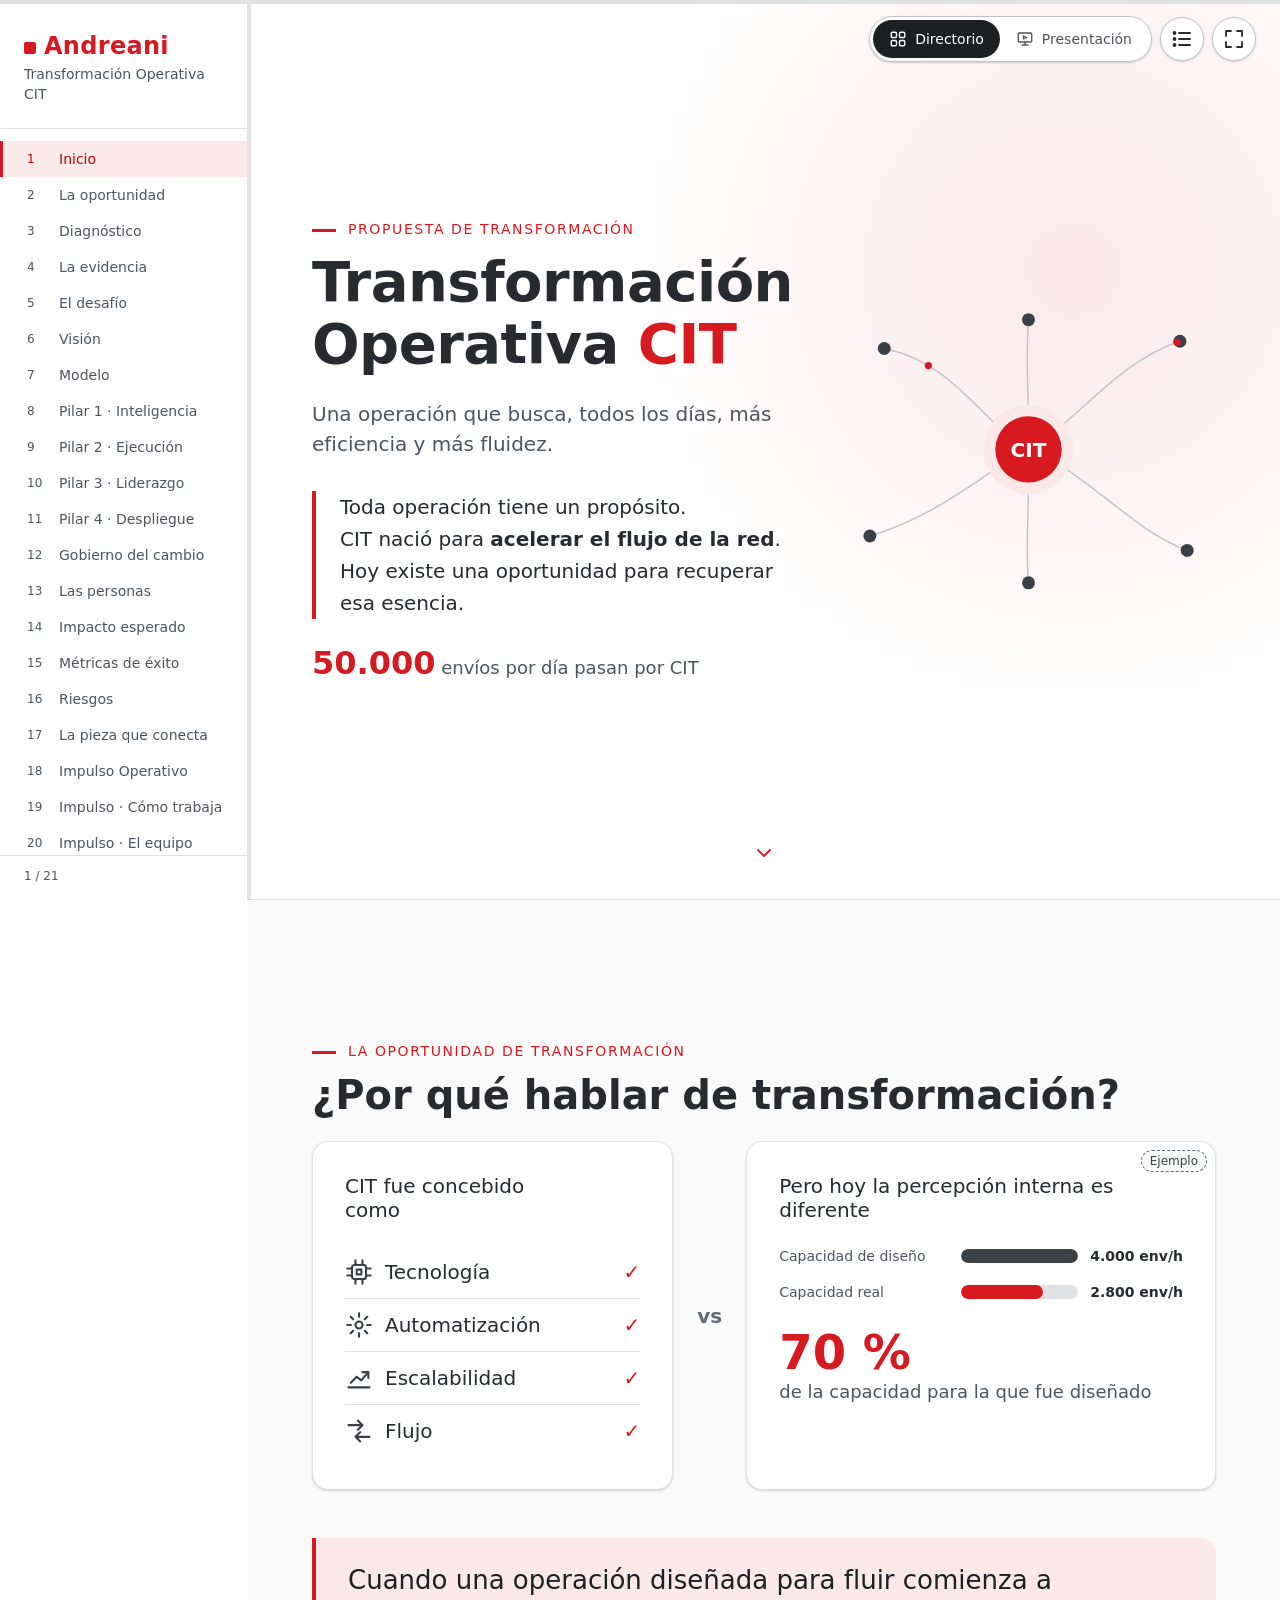
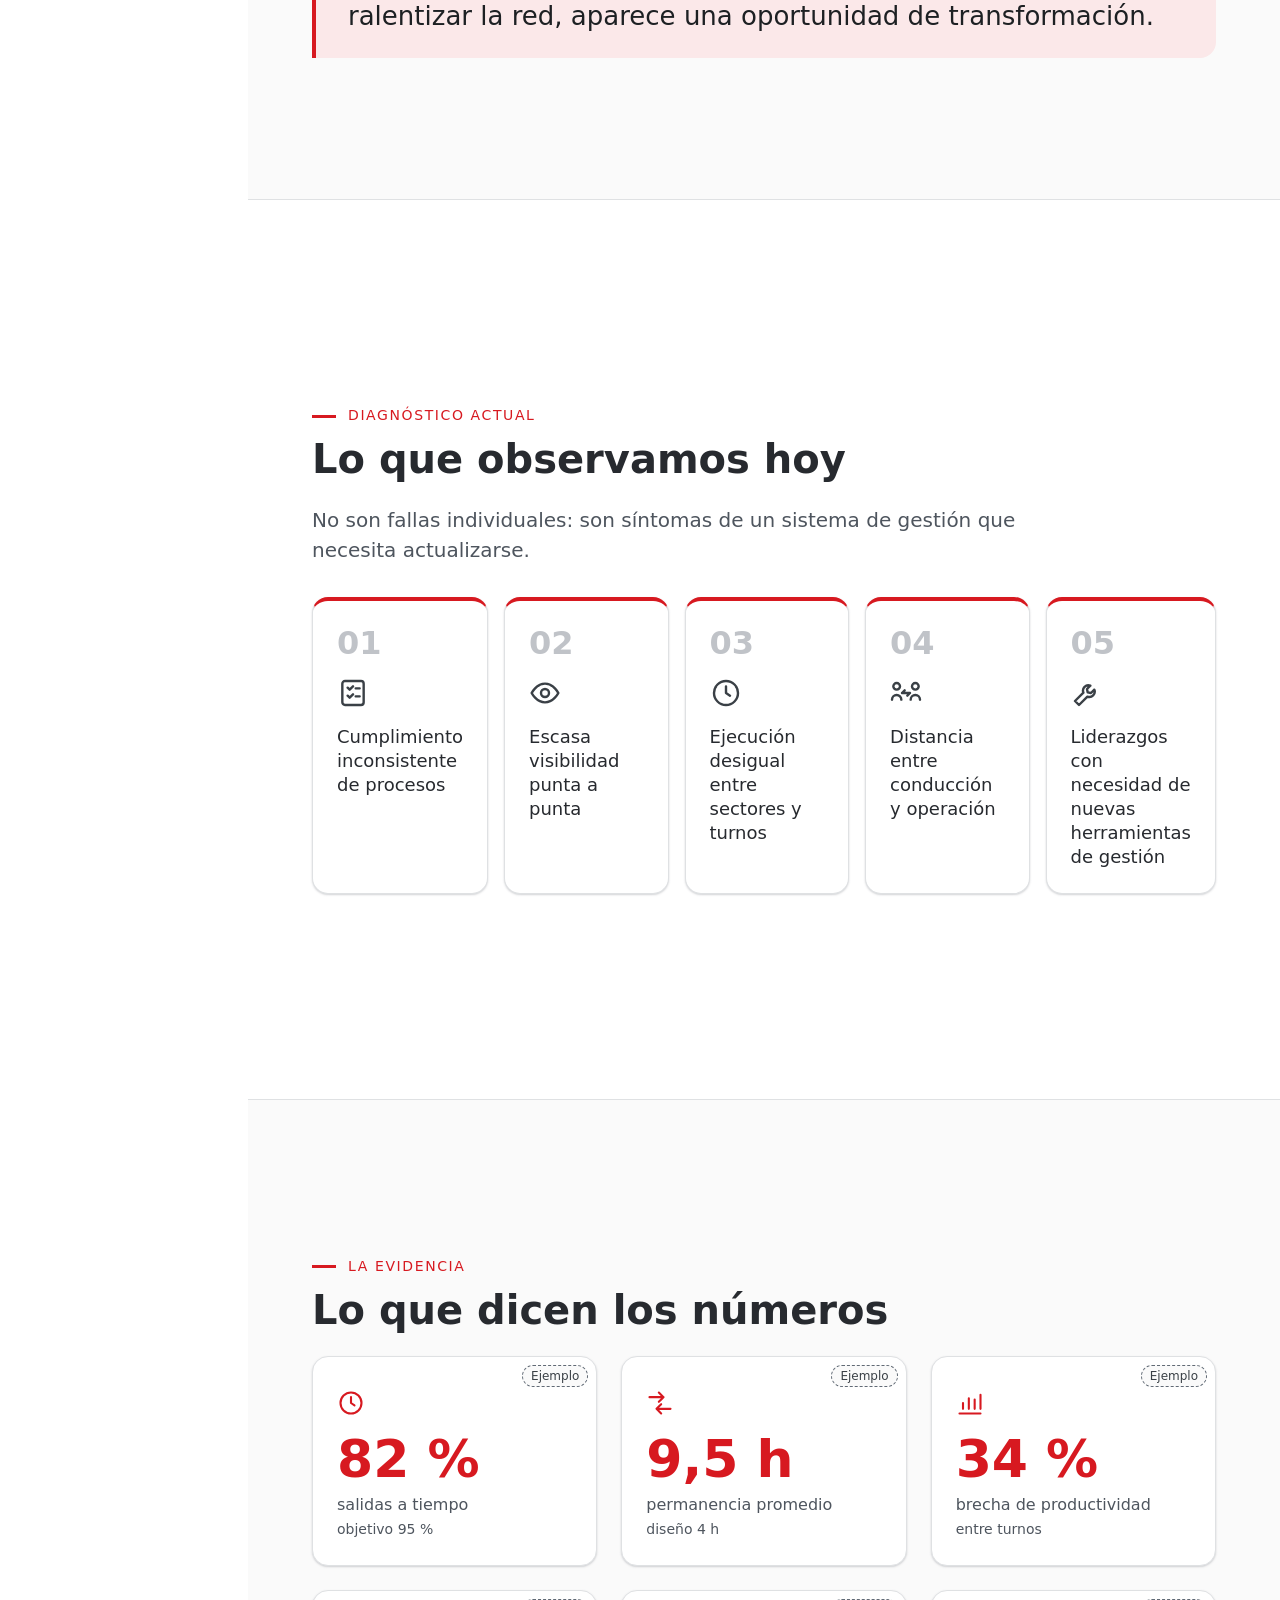
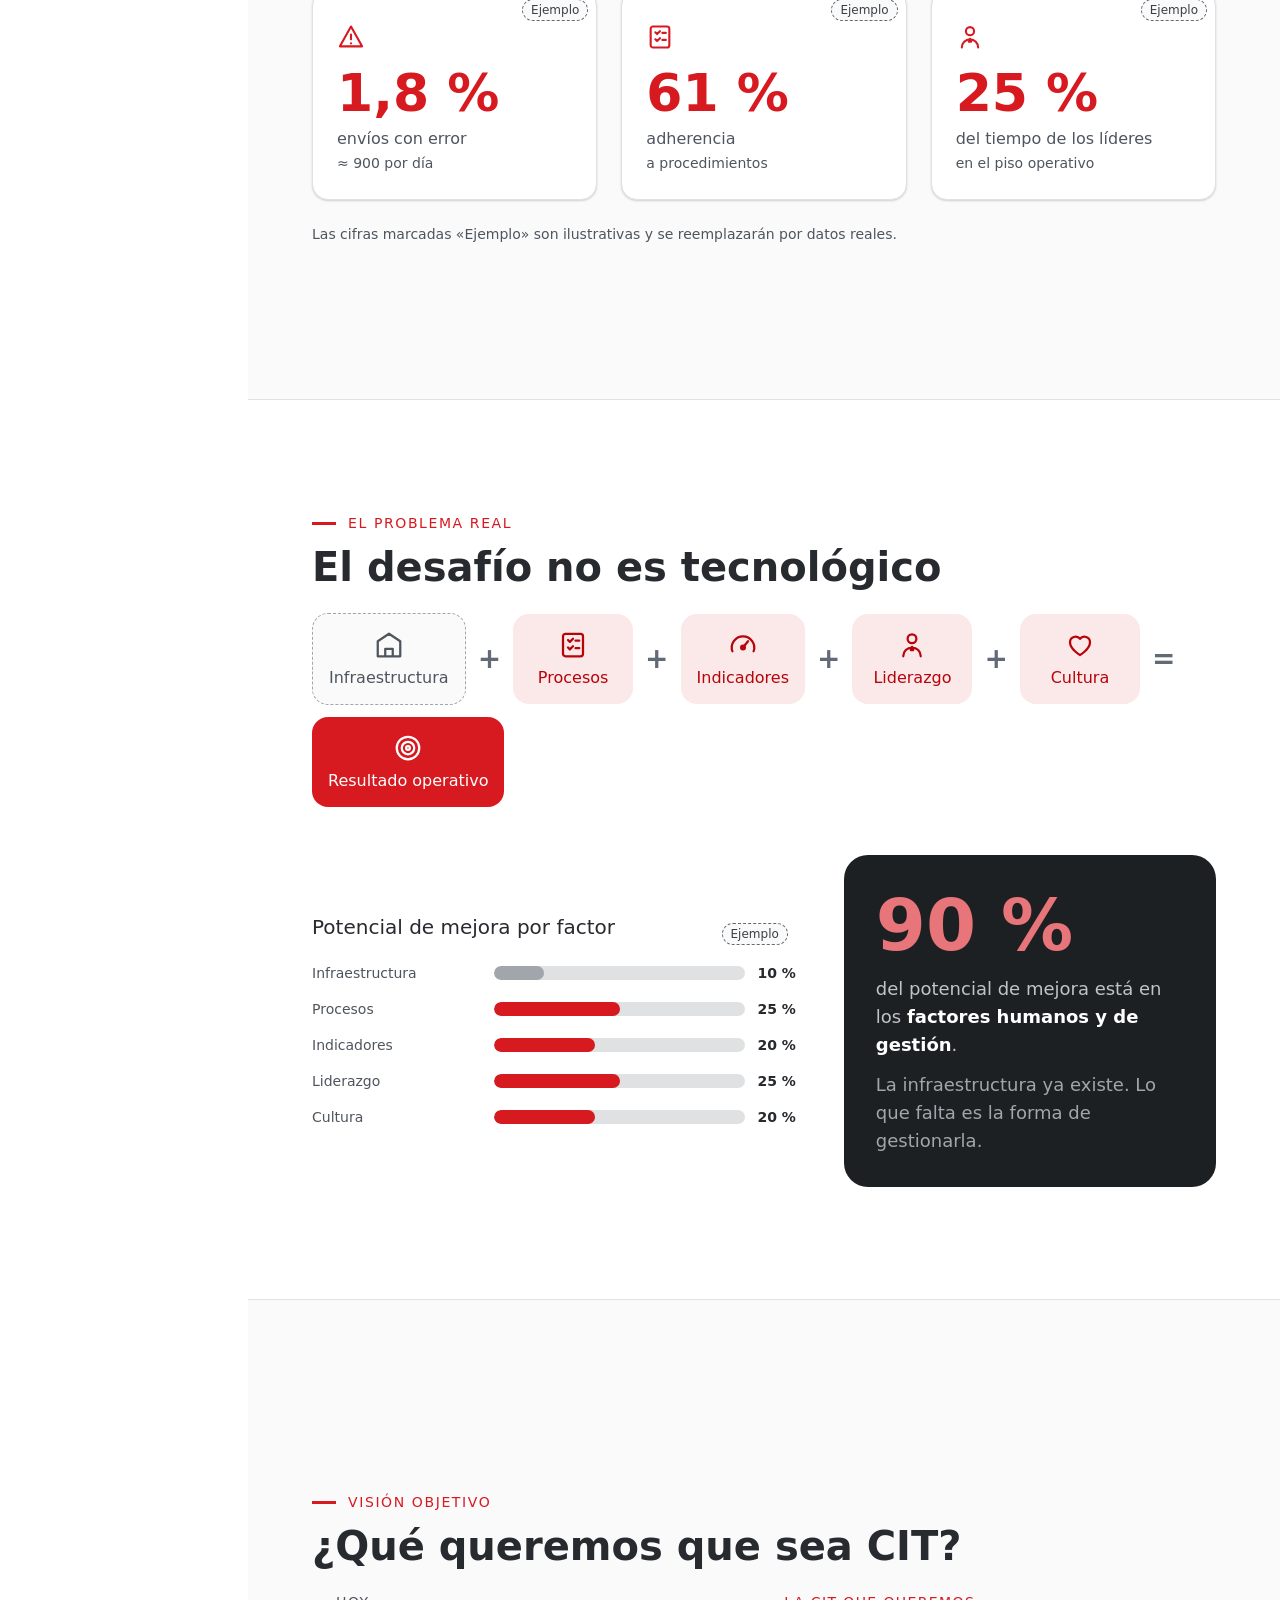
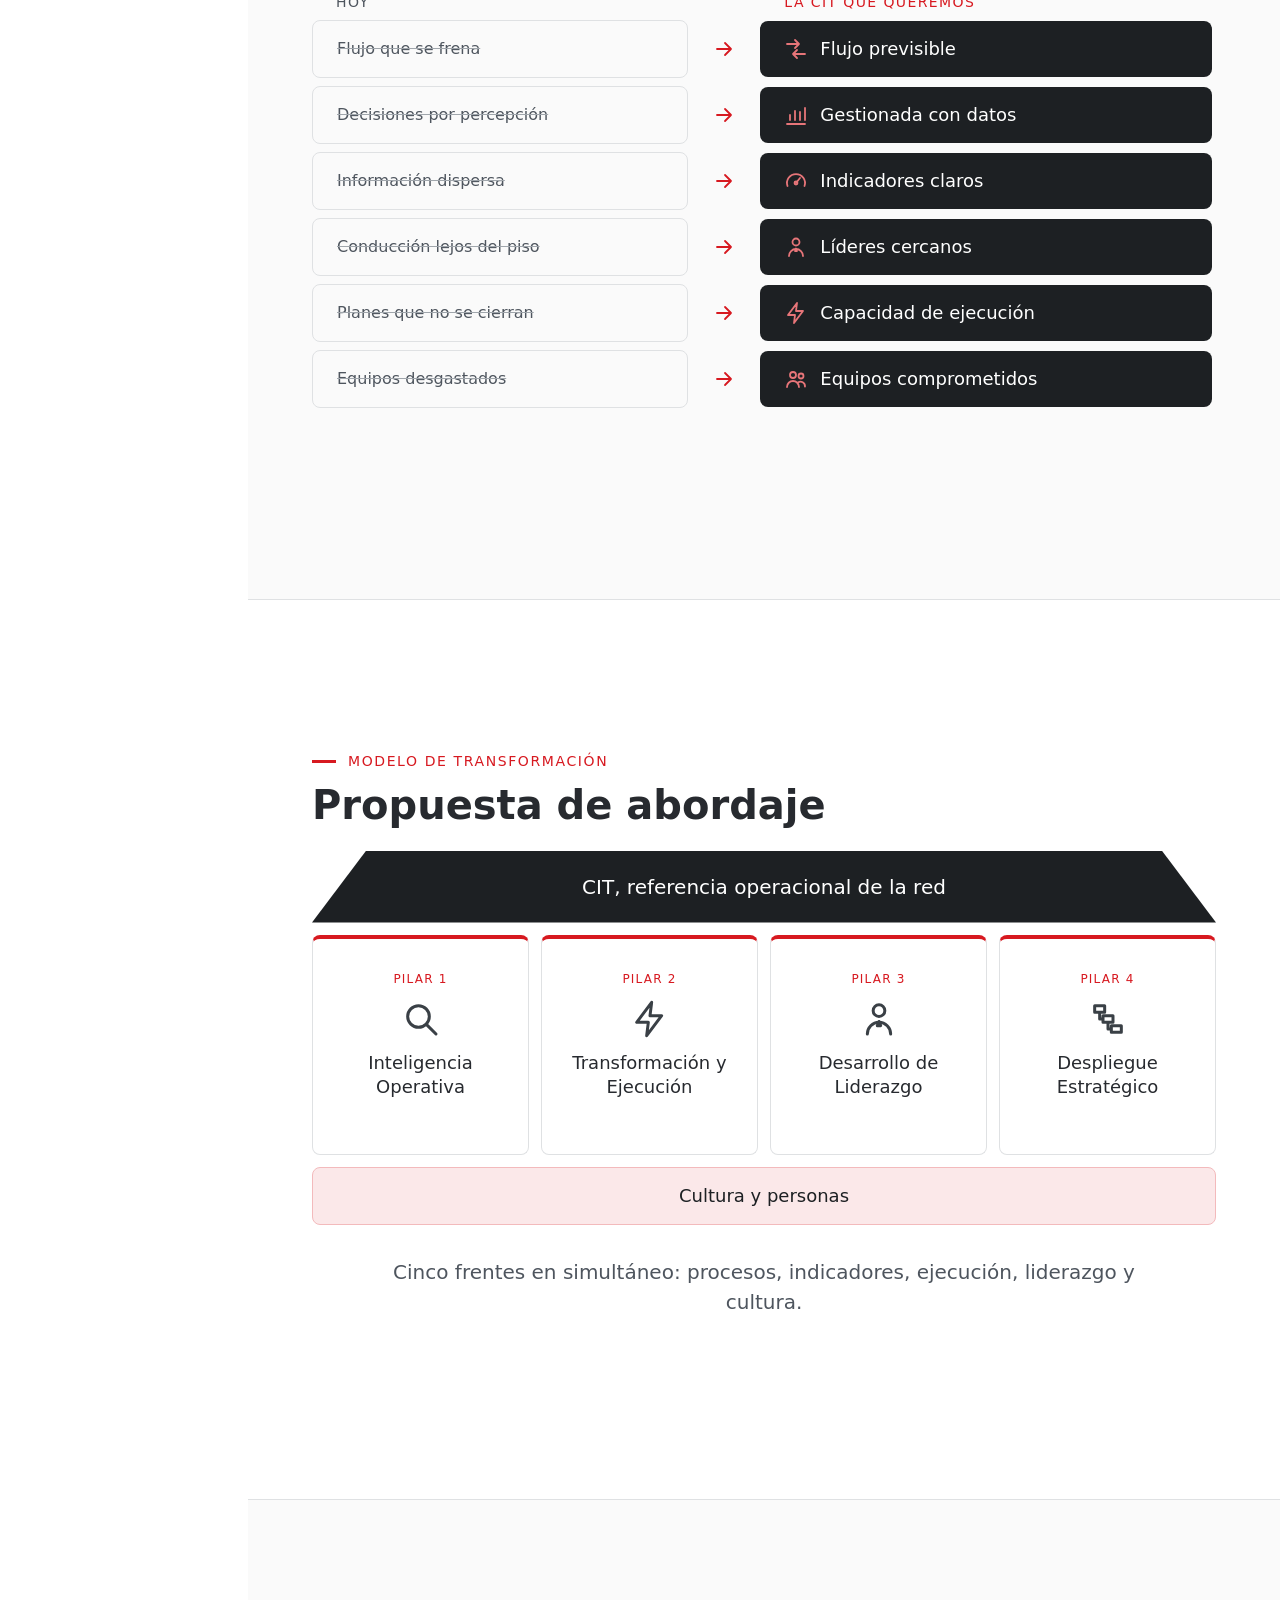
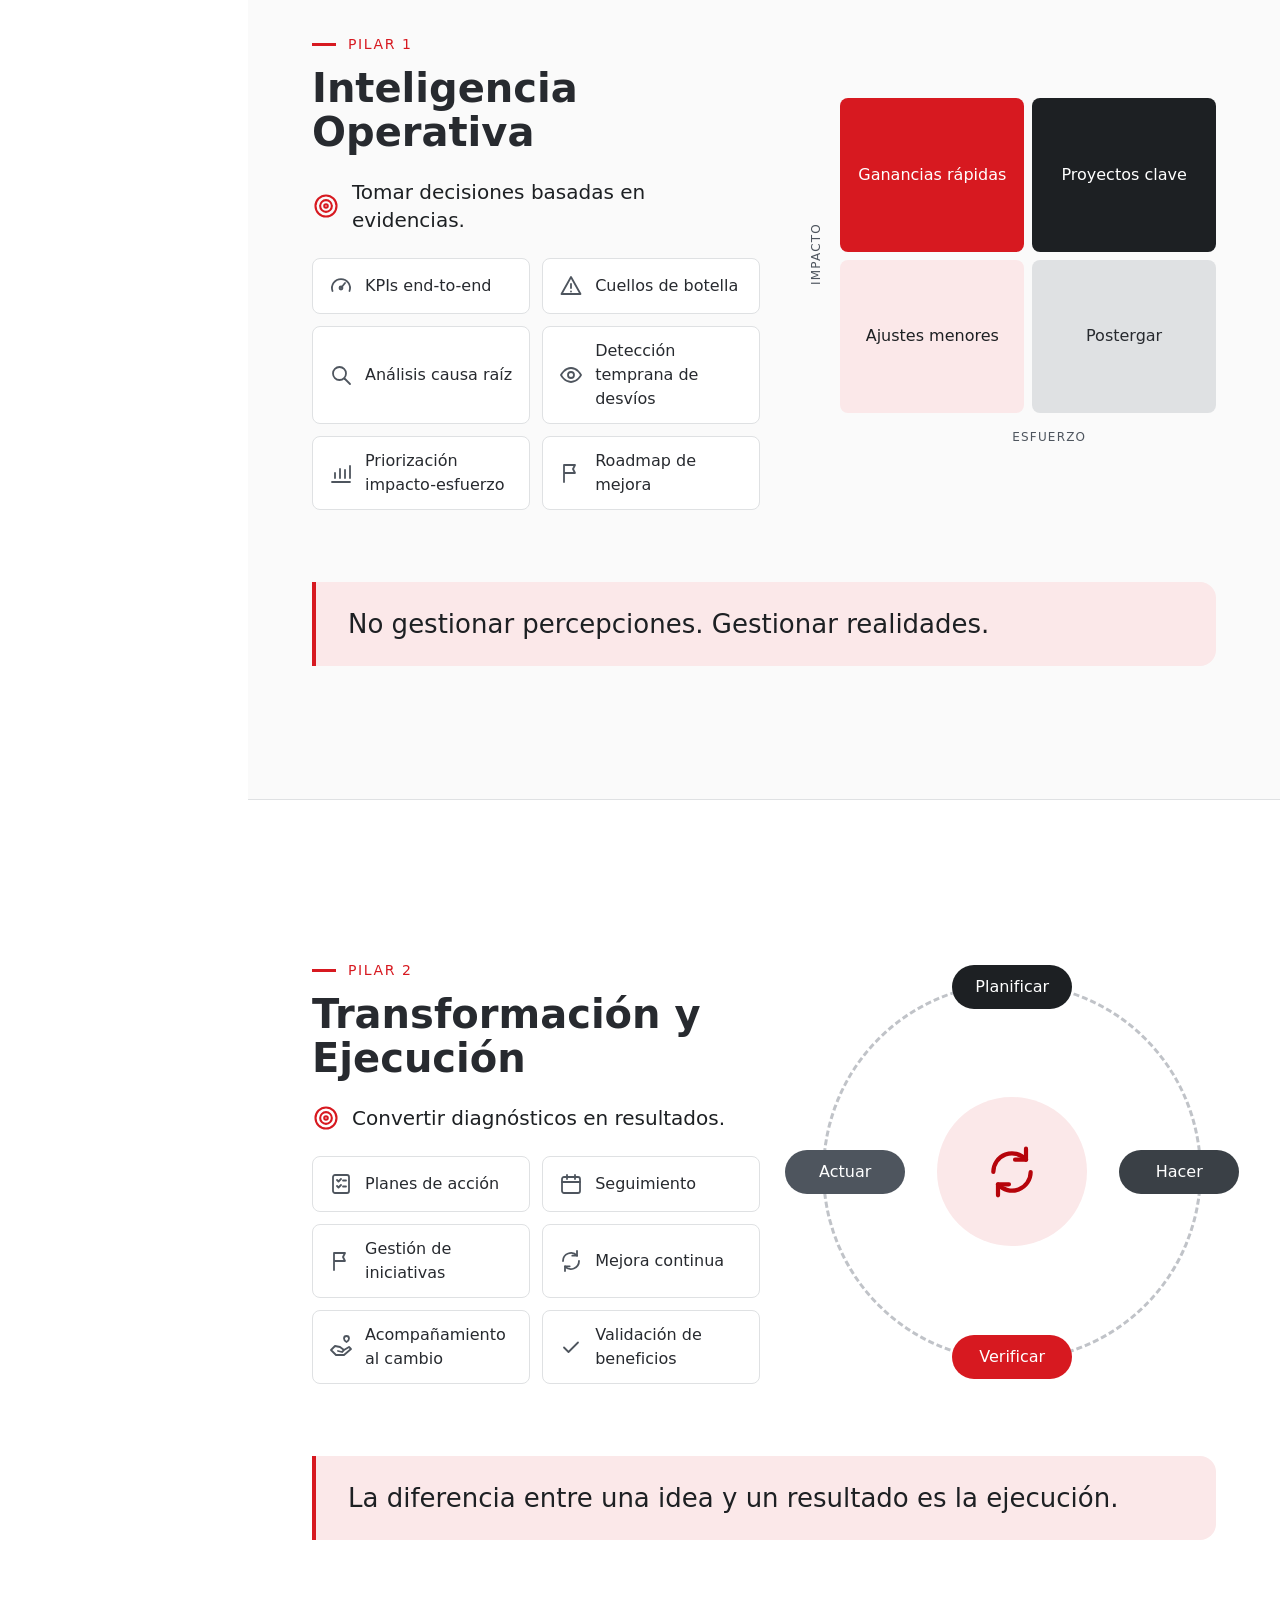
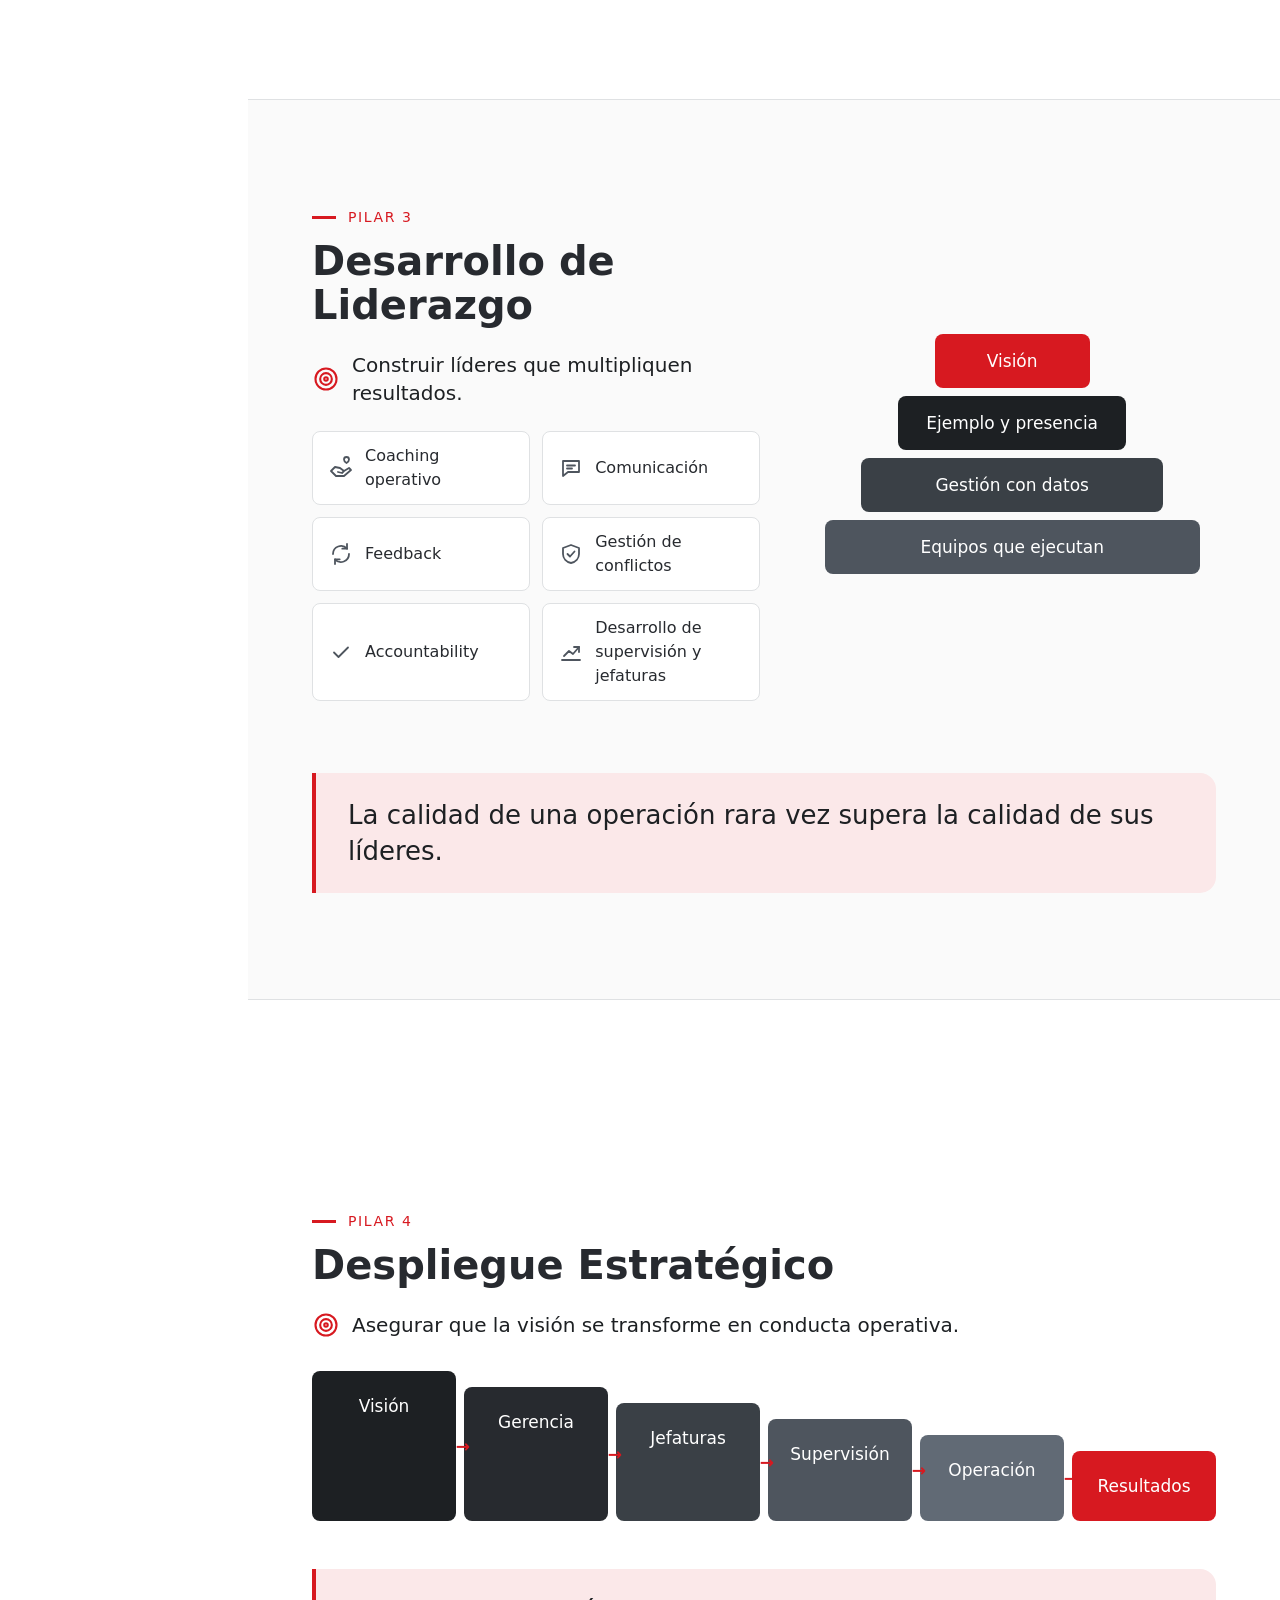
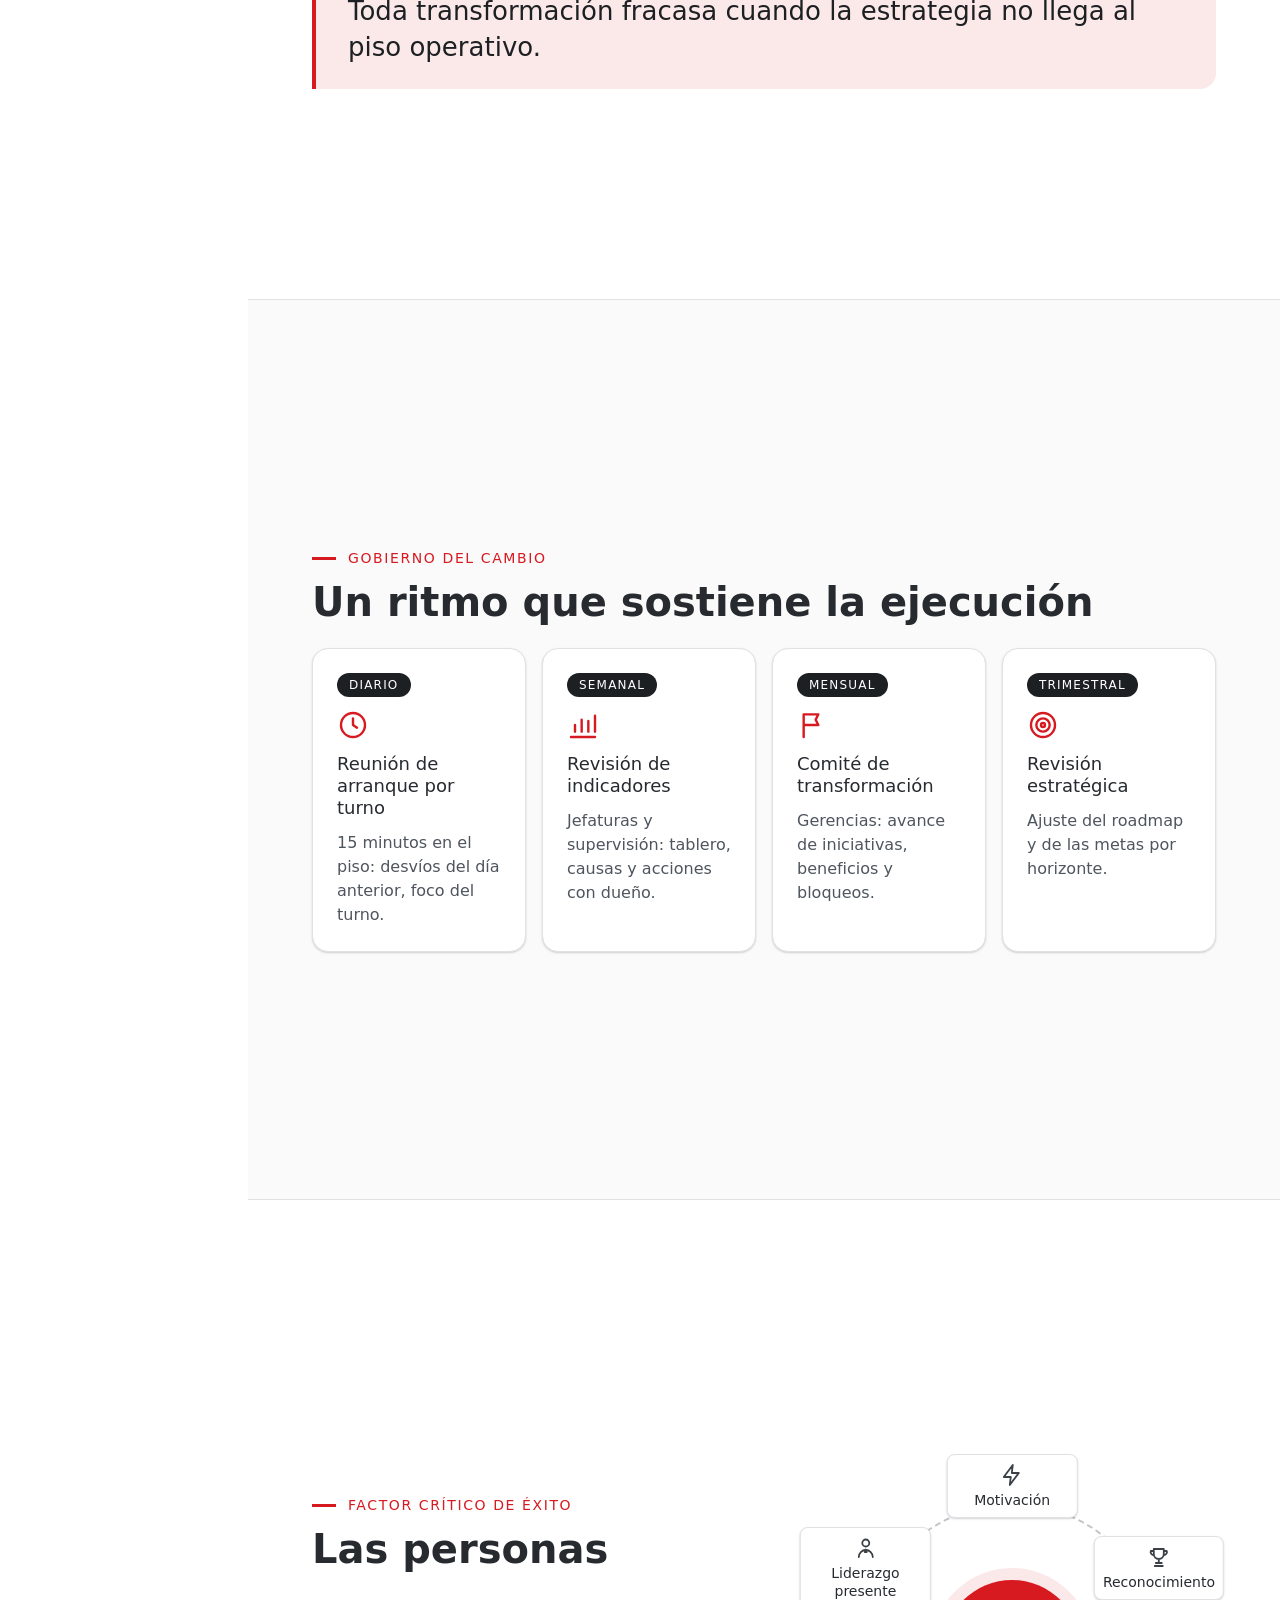
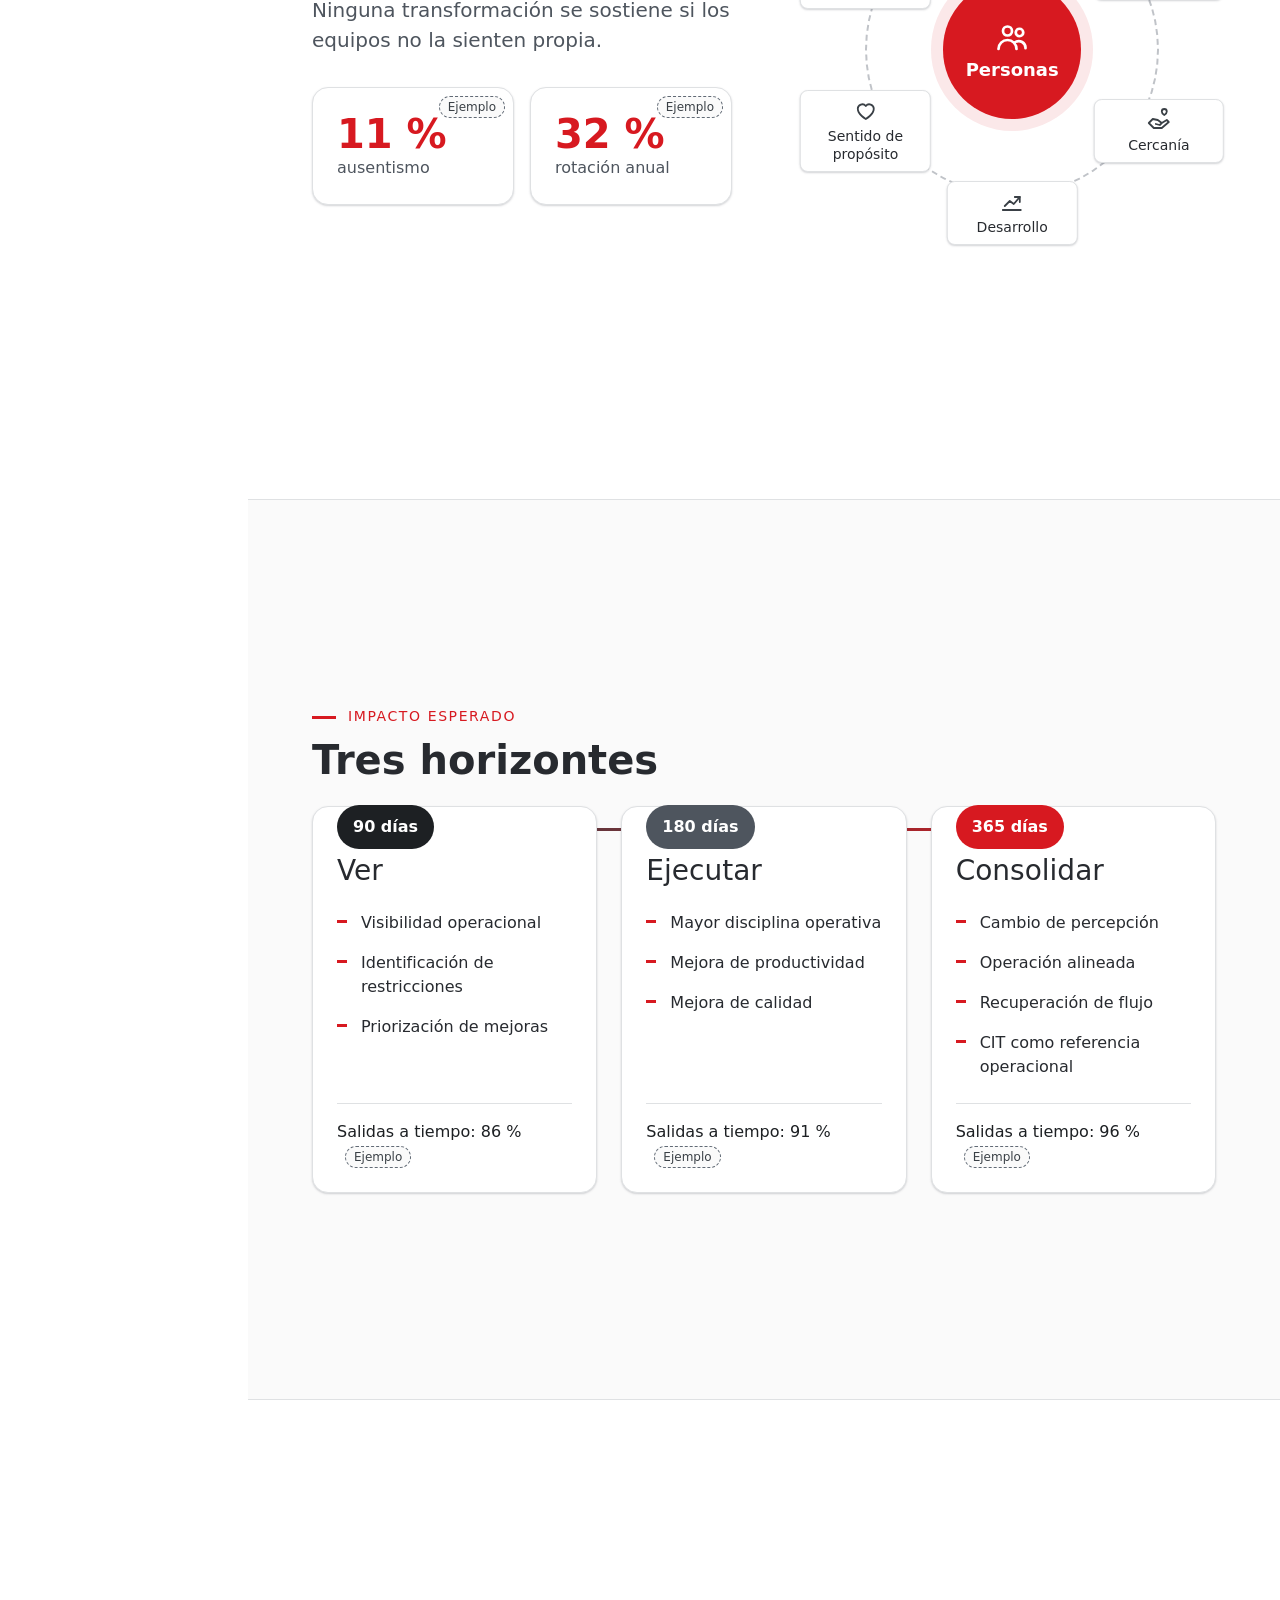
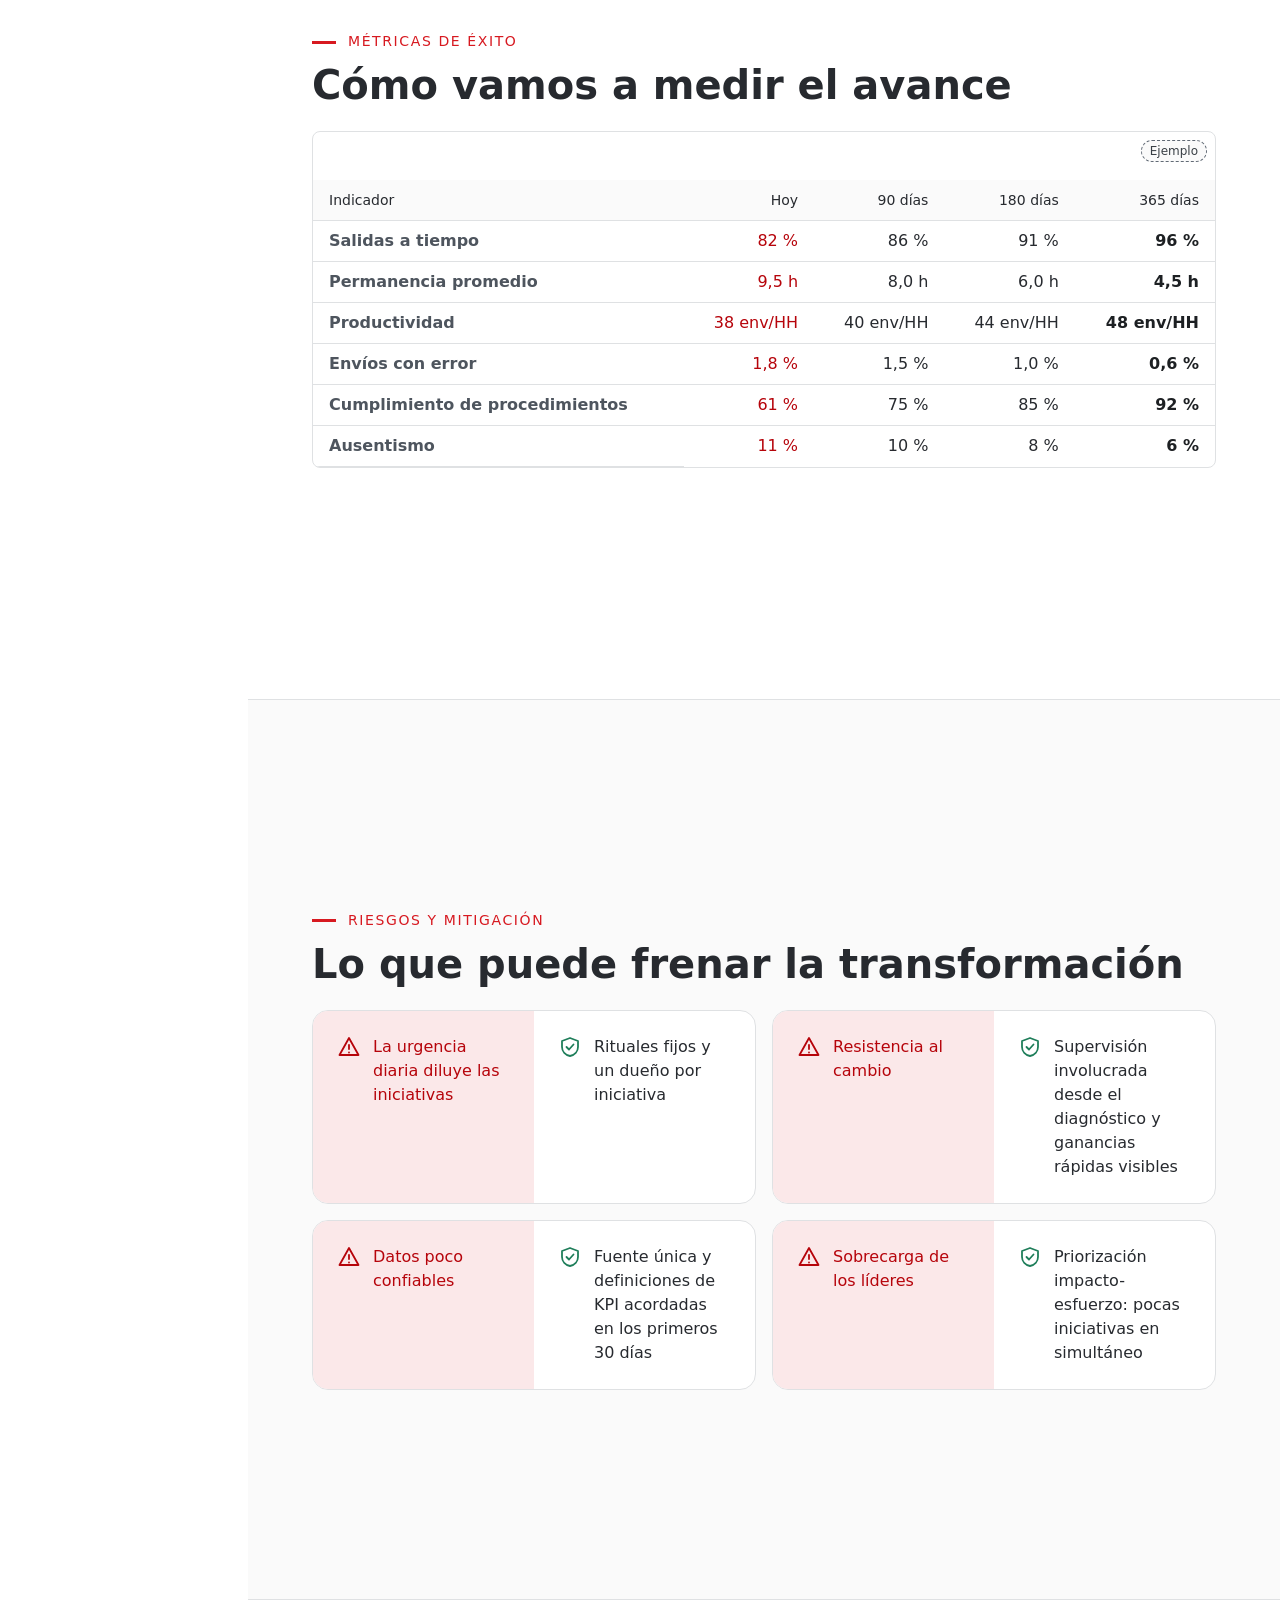
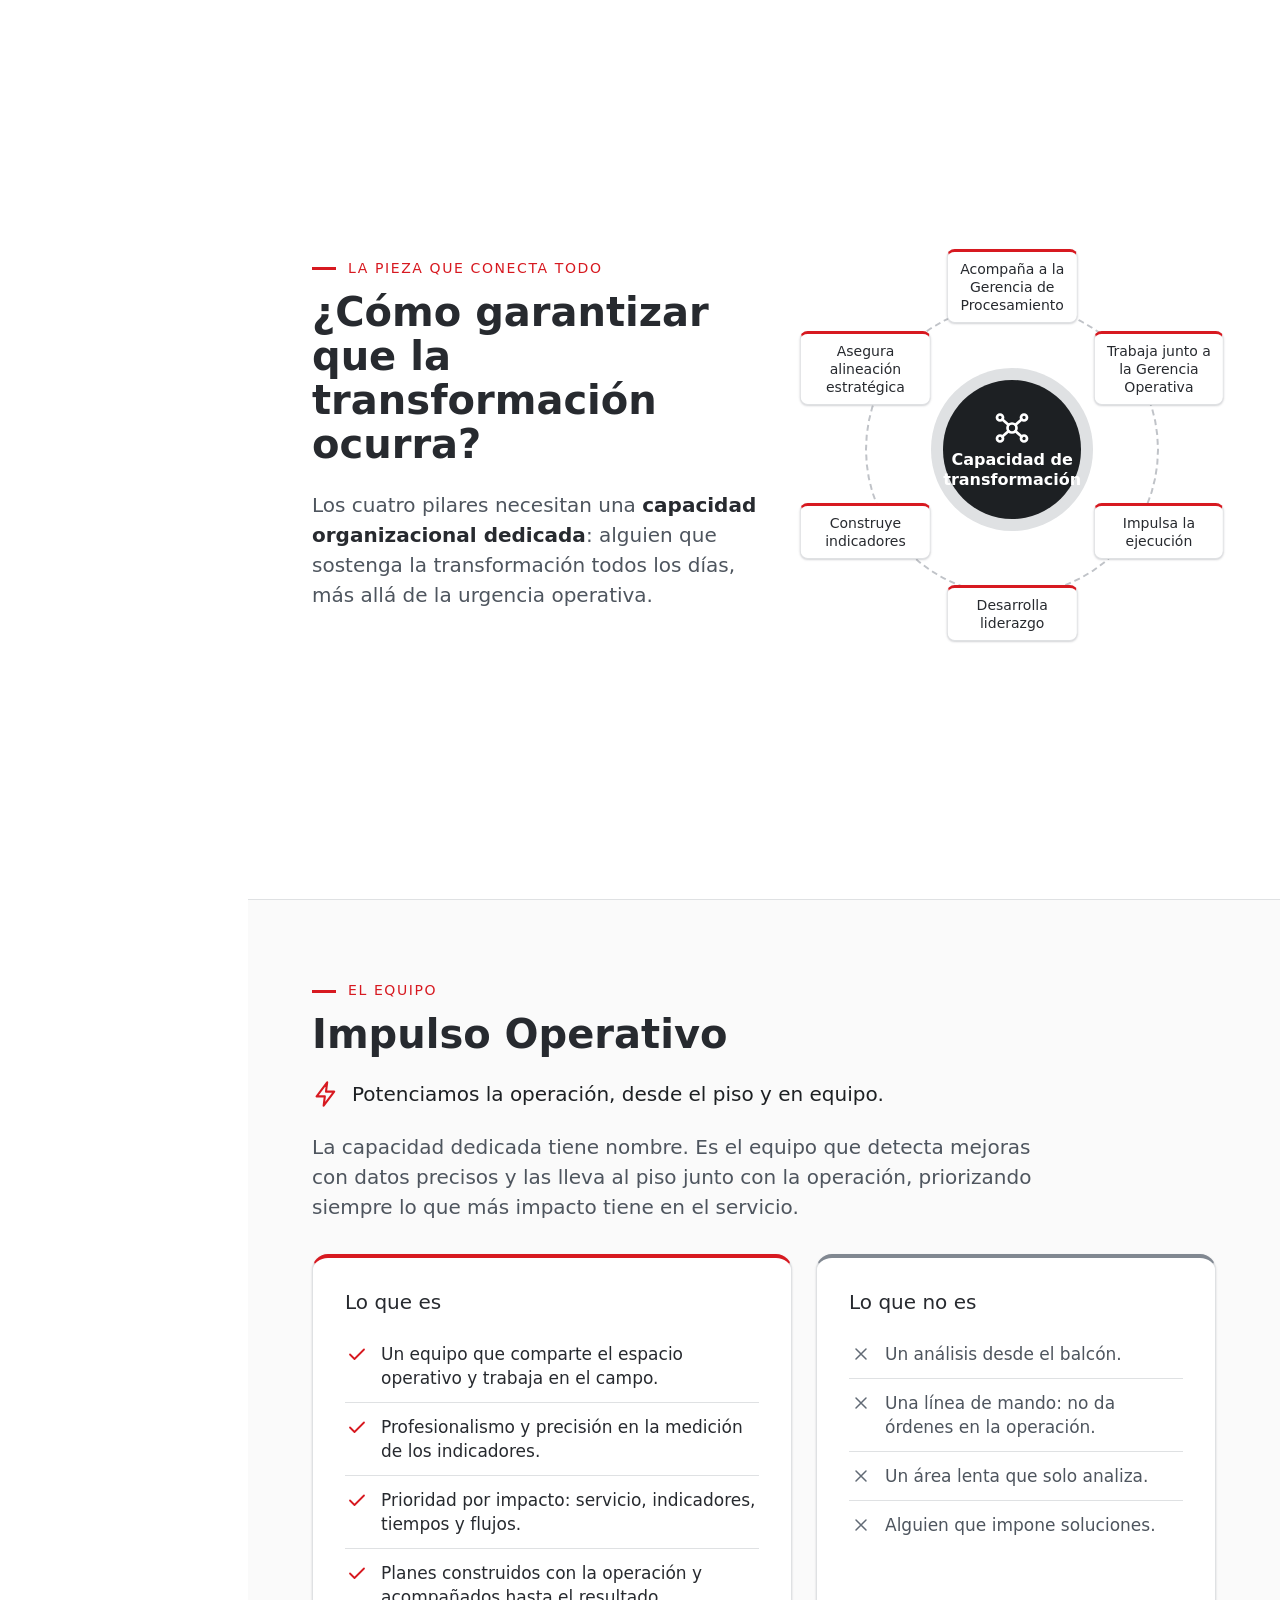
<file: index.html>
<!doctype html>
<html lang="es">
<head>
<meta charset="utf-8">
<meta name="viewport" content="width=device-width, initial-scale=1">
<title>Transformación Operativa CIT</title>
<meta name="description" content="Propuesta ejecutiva de transformación operativa para CIT: procesos, indicadores, ejecución, liderazgo y cultura.">
<link rel="icon" type="image/svg+xml" href="favicon.svg">
<link rel="stylesheet" href="css/estilos.css?v=1.3">
<link rel="stylesheet" href="css/impulso.css?v=1.3">
<script>document.documentElement.classList.add('js');</script>
</head>
<body>
<a class="saltar" href="#inicio">Saltar al contenido</a>
<div class="progreso" aria-hidden="true"><div class="progreso-barra" id="progreso-barra"></div></div>

<aside class="menu" id="menu" aria-label="Navegación de la presentación">
  <div class="menu-marca">
    <span class="logo-texto">Andreani</span>
    <span class="menu-proyecto">Transformación Operativa CIT</span>
  </div>
  <nav aria-label="Pantallas"><ol class="menu-lista" id="menu-lista"></ol></nav>
  <p class="menu-pie"><span id="menu-contador">1 / 21</span></p>
</aside>

<header class="controles" aria-label="Controles de la presentación">
  <button class="btn-icono solo-movil" id="btn-menu" type="button" aria-label="Abrir menú de pantallas" aria-expanded="false" aria-controls="menu"><i data-i="menu"></i></button>
  <div class="modos" role="group" aria-label="Modo de visualización">
    <button class="modo" id="btn-directorio" type="button" aria-pressed="true"><i data-i="directorio"></i><span>Directorio</span></button>
    <button class="modo" id="btn-presentacion" type="button" aria-pressed="false"><i data-i="presentacion"></i><span>Presentación</span></button>
  </div>
  <button class="btn-icono" id="btn-indice" type="button" aria-label="Índice de pantallas (tecla D)" aria-haspopup="dialog"><i data-i="indice"></i></button>
  <button class="btn-icono" id="btn-completa" type="button" aria-label="Pantalla completa (tecla F)"><i data-i="completa"></i></button>
</header>

<main id="principal">

<!-- 1 -->
<section class="pantalla portada" id="inicio" data-titulo="Inicio">
  <div class="contenido portada-grid">
    <div class="revelar">
      <p class="sobretitulo">Propuesta de transformación</p>
      <h1>Transformación Operativa <span class="acento">CIT</span></h1>
      <p class="bajada">Una operación que busca, todos los días, más eficiencia y más fluidez.</p>
      <div class="apertura">
        <p>Toda operación tiene un propósito.</p>
        <p>CIT nació para <strong>acelerar el flujo de la red</strong>.</p>
        <p>Hoy existe una oportunidad para recuperar esa esencia.</p>
      </div>
      <p class="dato-real" data-ejemplo><span class="num" data-kpi="volumen">50.000</span> envíos por día pasan por CIT</p>
    </div>
    <figure class="flujo revelar" aria-label="Animación: envíos que fluyen por la red y convergen en CIT">
      <svg viewBox="0 0 520 420" role="img" aria-labelledby="flujo-t" id="svg-flujo">
        <title id="flujo-t">Red logística con CIT en el centro</title>
        <g fill="none" stroke="#c0c3c8" stroke-width="2">
          <path id="r1" d="M60 70 C160 90 200 180 260 210"/>
          <path id="r2" d="M40 330 C140 300 200 240 260 210"/>
          <path id="r3" d="M260 210 C330 170 380 90 470 60"/>
          <path id="r4" d="M260 210 C340 240 400 320 480 350"/>
          <path id="r5" d="M260 30 C255 100 262 150 260 210"/>
          <path id="r6" d="M260 210 C262 280 255 340 260 395"/>
        </g>
        <g fill="#3a4046">
          <circle cx="60" cy="70" r="9"/><circle cx="40" cy="330" r="9"/><circle cx="470" cy="60" r="9"/>
          <circle cx="480" cy="350" r="9"/><circle cx="260" cy="30" r="9"/><circle cx="260" cy="395" r="9"/>
        </g>
        <g fill="#d71920">
          <circle r="5"><animateMotion dur="3.2s" repeatCount="indefinite"><mpath href="#r1"/></animateMotion></circle>
          <circle r="5"><animateMotion dur="3.8s" begin="0.6s" repeatCount="indefinite"><mpath href="#r2"/></animateMotion></circle>
          <circle r="5"><animateMotion dur="3s" begin="1.1s" repeatCount="indefinite"><mpath href="#r3"/></animateMotion></circle>
          <circle r="5"><animateMotion dur="3.5s" begin="0.3s" repeatCount="indefinite"><mpath href="#r4"/></animateMotion></circle>
          <circle r="5"><animateMotion dur="2.8s" begin="1.5s" repeatCount="indefinite"><mpath href="#r5"/></animateMotion></circle>
          <circle r="5"><animateMotion dur="3.1s" begin="0.9s" repeatCount="indefinite"><mpath href="#r6"/></animateMotion></circle>
        </g>
        <circle cx="260" cy="210" r="62" fill="#fbe8e9"/>
        <circle cx="260" cy="210" r="46" fill="#d71920"/>
        <text x="260" y="220" text-anchor="middle" fill="#ffffff" font-size="28" font-weight="700" font-family="Rubik, system-ui, sans-serif">CIT</text>
      </svg>
    </figure>
  </div>
  <a class="seguir" href="#oportunidad" aria-label="Ir a la siguiente pantalla"><i data-i="abajo"></i></a>
</section>

<!-- 2 -->
<section class="pantalla" id="oportunidad" data-titulo="La oportunidad">
  <div class="contenido">
    <p class="sobretitulo revelar">La oportunidad de transformación</p>
    <h2 class="revelar">¿Por qué hablar de transformación?</h2>
    <div class="comparativa">
      <article class="tarjeta revelar">
        <h3>CIT fue concebido como</h3>
        <ul class="lista-check">
          <li><i data-i="tecnologia"></i>Tecnología</li>
          <li><i data-i="automatizacion"></i>Automatización</li>
          <li><i data-i="escala"></i>Escalabilidad</li>
          <li><i data-i="flujo"></i>Flujo</li>
        </ul>
      </article>
      <div class="vs revelar" aria-hidden="true">vs</div>
      <article class="tarjeta tarjeta-gris revelar" data-ejemplo>
        <h3>Pero hoy la percepción interna es diferente</h3>
        <div class="barras" aria-label="Capacidad de diseño frente a capacidad real">
          <div class="barra-fila"><span>Capacidad de diseño</span><div class="barra"><div class="barra-relleno oscuro" id="barra-disenio"></div></div><strong><span data-kpi="capDisenio">4.000</span> env/h</strong></div>
          <div class="barra-fila"><span>Capacidad real</span><div class="barra"><div class="barra-relleno rojo" id="barra-real"></div></div><strong><span data-kpi="capReal">2.800</span> env/h</strong></div>
        </div>
        <p class="dato-grande"><span class="num" data-kpi="usoCapacidad">70 %</span> de la capacidad para la que fue diseñado</p>
      </article>
    </div>
    <blockquote class="frase revelar">Cuando una operación diseñada para fluir comienza a ralentizar la red, aparece una oportunidad de transformación.</blockquote>
  </div>
</section>

<!-- 3 -->
<section class="pantalla" id="diagnostico" data-titulo="Diagnóstico">
  <div class="contenido">
    <p class="sobretitulo revelar">Diagnóstico actual</p>
    <h2 class="revelar">Lo que observamos hoy</h2>
    <p class="bajada revelar">No son fallas individuales: son síntomas de un sistema de gestión que necesita actualizarse.</p>
    <ol class="grilla-5">
      <li class="tarjeta hallazgo revelar"><span class="nro">01</span><i data-i="procesos"></i><p>Cumplimiento inconsistente de procesos</p></li>
      <li class="tarjeta hallazgo revelar"><span class="nro">02</span><i data-i="visibilidad"></i><p>Escasa visibilidad punta a punta</p></li>
      <li class="tarjeta hallazgo revelar"><span class="nro">03</span><i data-i="reloj"></i><p>Ejecución desigual entre sectores y turnos</p></li>
      <li class="tarjeta hallazgo revelar"><span class="nro">04</span><i data-i="distancia"></i><p>Distancia entre conducción y operación</p></li>
      <li class="tarjeta hallazgo revelar"><span class="nro">05</span><i data-i="herramienta"></i><p>Liderazgos con necesidad de nuevas herramientas de gestión</p></li>
    </ol>
  </div>
</section>

<!-- 4 -->
<section class="pantalla" id="evidencia" data-titulo="La evidencia">
  <div class="contenido">
    <p class="sobretitulo revelar">La evidencia</p>
    <h2 class="revelar">Lo que dicen los números</h2>
    <div class="grilla-kpi">
      <article class="kpi revelar" data-ejemplo><i data-i="reloj"></i><p class="num" data-kpi="salidas">82 %</p><p>salidas a tiempo<br><small>objetivo 95 %</small></p></article>
      <article class="kpi revelar" data-ejemplo><i data-i="flujo"></i><p class="num" data-kpi="permanencia">9,5 h</p><p>permanencia promedio<br><small>diseño 4 h</small></p></article>
      <article class="kpi revelar" data-ejemplo><i data-i="datos"></i><p class="num" data-kpi="brechaTurnos">34 %</p><p>brecha de productividad<br><small>entre turnos</small></p></article>
      <article class="kpi revelar" data-ejemplo><i data-i="alerta"></i><p class="num" data-kpi="errores">1,8 %</p><p>envíos con error<br><small>≈ <span data-kpi="erroresDia">900</span> por día</small></p></article>
      <article class="kpi revelar" data-ejemplo><i data-i="procesos"></i><p class="num" data-kpi="adherencia">61 %</p><p>adherencia<br><small>a procedimientos</small></p></article>
      <article class="kpi revelar" data-ejemplo><i data-i="lider"></i><p class="num" data-kpi="lideresPiso">25 %</p><p>del tiempo de los líderes<br><small>en el piso operativo</small></p></article>
    </div>
    <p class="nota revelar">Las cifras marcadas «Ejemplo» son ilustrativas y se reemplazarán por datos reales.</p>
  </div>
</section>

<!-- 5 -->
<section class="pantalla" id="desafio" data-titulo="El desafío">
  <div class="contenido">
    <p class="sobretitulo revelar">El problema real</p>
    <h2 class="revelar">El desafío no es tecnológico</h2>
    <div class="ecuacion revelar" aria-label="Infraestructura más procesos más indicadores más liderazgo más cultura es igual a resultado operativo">
      <span class="factor tenue"><i data-i="infraestructura"></i>Infraestructura</span><b aria-hidden="true">+</b>
      <span class="factor"><i data-i="procesos"></i>Procesos</span><b aria-hidden="true">+</b>
      <span class="factor"><i data-i="indicador"></i>Indicadores</span><b aria-hidden="true">+</b>
      <span class="factor"><i data-i="lider"></i>Liderazgo</span><b aria-hidden="true">+</b>
      <span class="factor"><i data-i="cultura"></i>Cultura</span><b aria-hidden="true">=</b>
      <span class="factor resultado"><i data-i="objetivo"></i>Resultado operativo</span>
    </div>
    <div class="dos-col">
      <div class="revelar" data-ejemplo>
        <h3>Potencial de mejora por factor</h3>
        <div class="barras" id="barras-potencial"></div>
      </div>
      <div class="destacado revelar">
        <p class="num grande" id="potencial-gestion">90 %</p>
        <p>del potencial de mejora está en los <strong>factores humanos y de gestión</strong>.</p>
        <p class="tenue-texto">La infraestructura ya existe. Lo que falta es la forma de gestionarla.</p>
      </div>
    </div>
  </div>
</section>

<!-- 6 -->
<section class="pantalla" id="vision" data-titulo="Visión">
  <div class="contenido">
    <p class="sobretitulo revelar">Visión objetivo</p>
    <h2 class="revelar">¿Qué queremos que sea CIT?</h2>
    <div class="antes-despues revelar" role="table" aria-label="Hoy y la CIT que queremos">
      <div class="ad-cab" role="row"><span role="columnheader">Hoy</span><span aria-hidden="true"></span><span role="columnheader">La CIT que queremos</span></div>
      <div class="ad-fila" role="row"><span role="cell">Flujo que se frena</span><i data-i="flecha"></i><span role="cell"><i data-i="flujo"></i>Flujo previsible</span></div>
      <div class="ad-fila" role="row"><span role="cell">Decisiones por percepción</span><i data-i="flecha"></i><span role="cell"><i data-i="datos"></i>Gestionada con datos</span></div>
      <div class="ad-fila" role="row"><span role="cell">Información dispersa</span><i data-i="flecha"></i><span role="cell"><i data-i="indicador"></i>Indicadores claros</span></div>
      <div class="ad-fila" role="row"><span role="cell">Conducción lejos del piso</span><i data-i="flecha"></i><span role="cell"><i data-i="lider"></i>Líderes cercanos</span></div>
      <div class="ad-fila" role="row"><span role="cell">Planes que no se cierran</span><i data-i="flecha"></i><span role="cell"><i data-i="rayo"></i>Capacidad de ejecución</span></div>
      <div class="ad-fila" role="row"><span role="cell">Equipos desgastados</span><i data-i="flecha"></i><span role="cell"><i data-i="personas"></i>Equipos comprometidos</span></div>
    </div>
  </div>
</section>

<!-- 7 -->
<section class="pantalla" id="modelo" data-titulo="Modelo">
  <div class="contenido">
    <p class="sobretitulo revelar">Modelo de transformación</p>
    <h2 class="revelar">Propuesta de abordaje</h2>
    <div class="templo revelar">
      <div class="techo">CIT, referencia operacional de la red</div>
      <div class="pilares">
        <a class="pilar" href="#pilar-1"><span class="nro">Pilar 1</span><i data-i="lupa"></i><strong>Inteligencia Operativa</strong></a>
        <a class="pilar" href="#pilar-2"><span class="nro">Pilar 2</span><i data-i="rayo"></i><strong>Transformación y Ejecución</strong></a>
        <a class="pilar" href="#pilar-3"><span class="nro">Pilar 3</span><i data-i="lider"></i><strong>Desarrollo de Liderazgo</strong></a>
        <a class="pilar" href="#pilar-4"><span class="nro">Pilar 4</span><i data-i="cascada"></i><strong>Despliegue Estratégico</strong></a>
      </div>
      <div class="base">Cultura y personas</div>
    </div>
    <p class="bajada revelar centrado">Cinco frentes en simultáneo: procesos, indicadores, ejecución, liderazgo y cultura.</p>
  </div>
</section>

<!-- 8 -->
<section class="pantalla" id="pilar-1" data-titulo="Pilar 1 · Inteligencia">
  <div class="contenido pilar-grid">
    <div class="revelar">
      <p class="sobretitulo">Pilar 1</p>
      <h2>Inteligencia Operativa</h2>
      <p class="objetivo"><i data-i="objetivo"></i>Tomar decisiones basadas en evidencias.</p>
      <ul class="lista-items">
        <li><i data-i="indicador"></i>KPIs end-to-end</li>
        <li><i data-i="alerta"></i>Cuellos de botella</li>
        <li><i data-i="lupa"></i>Análisis causa raíz</li>
        <li><i data-i="visibilidad"></i>Detección temprana de desvíos</li>
        <li><i data-i="datos"></i>Priorización impacto-esfuerzo</li>
        <li><i data-i="bandera"></i>Roadmap de mejora</li>
      </ul>
    </div>
    <figure class="visual revelar" aria-label="Matriz impacto-esfuerzo">
      <div class="matriz">
        <span class="eje-y">Impacto</span><span class="eje-x">Esfuerzo</span>
        <div class="cuad q1">Ganancias rápidas</div><div class="cuad q2">Proyectos clave</div>
        <div class="cuad q3">Ajustes menores</div><div class="cuad q4">Postergar</div>
      </div>
    </figure>
    <blockquote class="frase revelar ancho">No gestionar percepciones. Gestionar realidades.</blockquote>
  </div>
</section>

<!-- 9 -->
<section class="pantalla" id="pilar-2" data-titulo="Pilar 2 · Ejecución">
  <div class="contenido pilar-grid">
    <div class="revelar">
      <p class="sobretitulo">Pilar 2</p>
      <h2>Transformación y Ejecución</h2>
      <p class="objetivo"><i data-i="objetivo"></i>Convertir diagnósticos en resultados.</p>
      <ul class="lista-items">
        <li><i data-i="procesos"></i>Planes de acción</li>
        <li><i data-i="calendario"></i>Seguimiento</li>
        <li><i data-i="bandera"></i>Gestión de iniciativas</li>
        <li><i data-i="ciclo"></i>Mejora continua</li>
        <li><i data-i="apoyo"></i>Acompañamiento al cambio</li>
        <li><i data-i="check"></i>Validación de beneficios</li>
      </ul>
    </div>
    <figure class="visual revelar" aria-label="Ciclo de mejora: planificar, hacer, verificar, actuar">
      <div class="ciclo">
        <span class="paso p1">Planificar</span><span class="paso p2">Hacer</span>
        <span class="paso p3">Verificar</span><span class="paso p4">Actuar</span>
        <span class="centro"><i data-i="ciclo"></i></span>
      </div>
    </figure>
    <blockquote class="frase revelar ancho">La diferencia entre una idea y un resultado es la ejecución.</blockquote>
  </div>
</section>

<!-- 10 -->
<section class="pantalla" id="pilar-3" data-titulo="Pilar 3 · Liderazgo">
  <div class="contenido pilar-grid">
    <div class="revelar">
      <p class="sobretitulo">Pilar 3</p>
      <h2>Desarrollo de Liderazgo</h2>
      <p class="objetivo"><i data-i="objetivo"></i>Construir líderes que multipliquen resultados.</p>
      <ul class="lista-items">
        <li><i data-i="apoyo"></i>Coaching operativo</li>
        <li><i data-i="mensaje"></i>Comunicación</li>
        <li><i data-i="ciclo"></i>Feedback</li>
        <li><i data-i="escudo"></i>Gestión de conflictos</li>
        <li><i data-i="check"></i>Accountability</li>
        <li><i data-i="escala"></i>Desarrollo de supervisión y jefaturas</li>
      </ul>
    </div>
    <figure class="visual revelar" aria-label="Pirámide de liderazgo">
      <ol class="piramide">
        <li style="--w:38%">Visión</li>
        <li style="--w:56%">Ejemplo y presencia</li>
        <li style="--w:74%">Gestión con datos</li>
        <li style="--w:92%">Equipos que ejecutan</li>
      </ol>
    </figure>
    <blockquote class="frase revelar ancho">La calidad de una operación rara vez supera la calidad de sus líderes.</blockquote>
  </div>
</section>

<!-- 11 -->
<section class="pantalla" id="pilar-4" data-titulo="Pilar 4 · Despliegue">
  <div class="contenido">
    <p class="sobretitulo revelar">Pilar 4</p>
    <h2 class="revelar">Despliegue Estratégico</h2>
    <p class="objetivo revelar"><i data-i="objetivo"></i>Asegurar que la visión se transforme en conducta operativa.</p>
    <ol class="cascada revelar" aria-label="Cascada de despliegue">
      <li>Visión</li><li>Gerencia</li><li>Jefaturas</li><li>Supervisión</li><li>Operación</li><li class="fin">Resultados</li>
    </ol>
    <blockquote class="frase revelar">Toda transformación fracasa cuando la estrategia no llega al piso operativo.</blockquote>
  </div>
</section>

<!-- 12 -->
<section class="pantalla" id="gobierno" data-titulo="Gobierno del cambio">
  <div class="contenido">
    <p class="sobretitulo revelar">Gobierno del cambio</p>
    <h2 class="revelar">Un ritmo que sostiene la ejecución</h2>
    <ol class="rituales">
      <li class="tarjeta revelar"><span class="frecuencia">Diario</span><i data-i="reloj"></i><h3>Reunión de arranque por turno</h3><p>15 minutos en el piso: desvíos del día anterior, foco del turno.</p></li>
      <li class="tarjeta revelar"><span class="frecuencia">Semanal</span><i data-i="datos"></i><h3>Revisión de indicadores</h3><p>Jefaturas y supervisión: tablero, causas y acciones con dueño.</p></li>
      <li class="tarjeta revelar"><span class="frecuencia">Mensual</span><i data-i="bandera"></i><h3>Comité de transformación</h3><p>Gerencias: avance de iniciativas, beneficios y bloqueos.</p></li>
      <li class="tarjeta revelar"><span class="frecuencia">Trimestral</span><i data-i="objetivo"></i><h3>Revisión estratégica</h3><p>Ajuste del roadmap y de las metas por horizonte.</p></li>
    </ol>
  </div>
</section>

<!-- 13 -->
<section class="pantalla" id="personas" data-titulo="Las personas">
  <div class="contenido pilar-grid">
    <div class="revelar">
      <p class="sobretitulo">Factor crítico de éxito</p>
      <h2>Las personas</h2>
      <p class="bajada">Ninguna transformación se sostiene si los equipos no la sienten propia.</p>
      <div class="mini-kpis">
        <div class="kpi chico" data-ejemplo><p class="num" data-kpi="ausentismo">11 %</p><p>ausentismo</p></div>
        <div class="kpi chico" data-ejemplo><p class="num" data-kpi="rotacion">32 %</p><p>rotación anual</p></div>
      </div>
    </div>
    <figure class="orbita revelar" aria-label="Las personas en el centro, rodeadas por seis factores">
      <span class="nucleo"><i data-i="personas"></i>Personas</span>
      <span class="sat s1"><i data-i="rayo"></i>Motivación</span>
      <span class="sat s2"><i data-i="trofeo"></i>Reconocimiento</span>
      <span class="sat s3"><i data-i="apoyo"></i>Cercanía</span>
      <span class="sat s4"><i data-i="escala"></i>Desarrollo</span>
      <span class="sat s5"><i data-i="cultura"></i>Sentido de propósito</span>
      <span class="sat s6"><i data-i="lider"></i>Liderazgo presente</span>
    </figure>
  </div>
</section>

<!-- 14 -->
<section class="pantalla" id="impacto" data-titulo="Impacto esperado">
  <div class="contenido">
    <p class="sobretitulo revelar">Impacto esperado</p>
    <h2 class="revelar">Tres horizontes</h2>
    <ol class="horizontes">
      <li class="horizonte revelar"><span class="dias">90 días</span><h3>Ver</h3>
        <ul><li>Visibilidad operacional</li><li>Identificación de restricciones</li><li>Priorización de mejoras</li></ul>
        <p class="meta" data-ejemplo data-meta="0" data-h="d90">Salidas a tiempo: 86 %</p></li>
      <li class="horizonte revelar"><span class="dias">180 días</span><h3>Ejecutar</h3>
        <ul><li>Mayor disciplina operativa</li><li>Mejora de productividad</li><li>Mejora de calidad</li></ul>
        <p class="meta" data-ejemplo data-meta="0" data-h="d180">Salidas a tiempo: 91 %</p></li>
      <li class="horizonte revelar"><span class="dias">365 días</span><h3>Consolidar</h3>
        <ul><li>Cambio de percepción</li><li>Operación alineada</li><li>Recuperación de flujo</li><li>CIT como referencia operacional</li></ul>
        <p class="meta" data-ejemplo data-meta="0" data-h="d365">Salidas a tiempo: 96 %</p></li>
    </ol>
  </div>
</section>

<!-- 15 -->
<section class="pantalla" id="metricas" data-titulo="Métricas de éxito">
  <div class="contenido">
    <p class="sobretitulo revelar">Métricas de éxito</p>
    <h2 class="revelar">Cómo vamos a medir el avance</h2>
    <div class="tabla-envoltorio revelar" data-ejemplo>
      <table class="tabla">
        <caption class="sr-only">Indicadores, valor de hoy y metas a 90, 180 y 365 días</caption>
        <thead><tr><th scope="col">Indicador</th><th scope="col">Hoy</th><th scope="col">90 días</th><th scope="col">180 días</th><th scope="col">365 días</th></tr></thead>
        <tbody id="tabla-metas"></tbody>
      </table>
    </div>
  </div>
</section>

<!-- 16 -->
<section class="pantalla" id="riesgos" data-titulo="Riesgos">
  <div class="contenido">
    <p class="sobretitulo revelar">Riesgos y mitigación</p>
    <h2 class="revelar">Lo que puede frenar la transformación</h2>
    <div class="riesgos">
      <article class="riesgo revelar"><p class="r"><i data-i="alerta"></i>La urgencia diaria diluye las iniciativas</p><p class="m"><i data-i="escudo"></i>Rituales fijos y un dueño por iniciativa</p></article>
      <article class="riesgo revelar"><p class="r"><i data-i="alerta"></i>Resistencia al cambio</p><p class="m"><i data-i="escudo"></i>Supervisión involucrada desde el diagnóstico y ganancias rápidas visibles</p></article>
      <article class="riesgo revelar"><p class="r"><i data-i="alerta"></i>Datos poco confiables</p><p class="m"><i data-i="escudo"></i>Fuente única y definiciones de KPI acordadas en los primeros 30 días</p></article>
      <article class="riesgo revelar"><p class="r"><i data-i="alerta"></i>Sobrecarga de los líderes</p><p class="m"><i data-i="escudo"></i>Priorización impacto-esfuerzo: pocas iniciativas en simultáneo</p></article>
    </div>
  </div>
</section>

<!-- 17 -->
<section class="pantalla" id="conecta" data-titulo="La pieza que conecta">
  <div class="contenido pilar-grid">
    <div class="revelar">
      <p class="sobretitulo">La pieza que conecta todo</p>
      <h2>¿Cómo garantizar que la transformación ocurra?</h2>
      <p class="bajada">Los cuatro pilares necesitan una <strong>capacidad organizacional dedicada</strong>: alguien que sostenga la transformación todos los días, más allá de la urgencia operativa.</p>
    </div>
    <figure class="hub revelar" aria-label="Capacidad dedicada de transformación conectada a seis funciones">
      <span class="nucleo"><i data-i="conexion"></i>Capacidad de transformación</span>
      <span class="sat s1">Acompaña a la Gerencia de Procesamiento</span>
      <span class="sat s2">Trabaja junto a la Gerencia Operativa</span>
      <span class="sat s3">Impulsa la ejecución</span>
      <span class="sat s4">Desarrolla liderazgo</span>
      <span class="sat s5">Construye indicadores</span>
      <span class="sat s6">Asegura alineación estratégica</span>
    </figure>
  </div>
</section>

<!-- 18 -->
<section class="pantalla" id="impulso" data-titulo="Impulso Operativo">
  <div class="contenido">
    <p class="sobretitulo revelar">El equipo</p>
    <h2 class="revelar">Impulso Operativo</h2>
    <p class="objetivo revelar"><i data-i="rayo"></i>Potenciamos la operación, desde el piso y en equipo.</p>
    <p class="bajada revelar">La capacidad dedicada tiene nombre. Es el equipo que detecta mejoras con datos precisos y las lleva al piso junto con la operación, priorizando siempre lo que más impacto tiene en el servicio.</p>
    <div class="esno">
      <article class="tarjeta es revelar">
        <h3>Lo que es</h3>
        <ul>
          <li><i data-i="check"></i>Un equipo que comparte el espacio operativo y trabaja en el campo.</li>
          <li><i data-i="check"></i>Profesionalismo y precisión en la medición de los indicadores.</li>
          <li><i data-i="check"></i>Prioridad por impacto: servicio, indicadores, tiempos y flujos.</li>
          <li><i data-i="check"></i>Planes construidos con la operación y acompañados hasta el resultado.</li>
          <li><i data-i="check"></i>Velocidad para actuar cuando hay que actuar.</li>
        </ul>
      </article>
      <article class="tarjeta tarjeta-gris no revelar">
        <h3>Lo que no es</h3>
        <ul>
          <li><i data-i="cerrar"></i>Un análisis desde el balcón.</li>
          <li><i data-i="cerrar"></i>Una línea de mando: no da órdenes en la operación.</li>
          <li><i data-i="cerrar"></i>Un área lenta que solo analiza.</li>
          <li><i data-i="cerrar"></i>Alguien que impone soluciones.</li>
        </ul>
      </article>
    </div>
    <blockquote class="frase revelar">No venimos a decir qué está mal. Venimos a potenciar lo que la operación ya hace bien y a mejorar juntos lo que falta.</blockquote>
  </div>
</section>

<!-- 19 -->
<section class="pantalla" id="impulso-como" data-titulo="Impulso · Cómo trabaja">
  <div class="contenido">
    <p class="sobretitulo revelar">Cómo trabaja</p>
    <h2 class="revelar">Del dato al piso, y del piso al resultado</h2>
    <ol class="ruta revelar" aria-label="Ciclo de trabajo de Impulso Operativo">
      <li><i data-i="lupa"></i><strong>Detectar</strong><span>en los indicadores y en el campo</span></li>
      <li><i data-i="datos"></i><strong>Priorizar</strong><span>por impacto en el servicio</span></li>
      <li><i data-i="personas"></i><strong>Construir el plan</strong><span>con jefes y supervisores</span></li>
      <li><i data-i="rayo"></i><strong>Ejecutar</strong><span>en el piso, junto a la operación</span></li>
      <li class="fin"><i data-i="indicador"></i><strong>Medir</strong><span>y sostener el resultado</span></li>
    </ol>
    <div class="dos-col impulso-col">
      <div class="revelar">
        <h3>Dónde pone el foco</h3>
        <ul class="lista-items">
          <li><i data-i="objetivo"></i>Calidad del servicio</li>
          <li><i data-i="indicador"></i>Indicadores</li>
          <li><i data-i="reloj"></i>Tiempos</li>
          <li><i data-i="flujo"></i>Flujos de proceso</li>
        </ul>
        <p class="impulso-rol">Funciona como un <strong>gabinete operativo de la Gerencia de Procesamiento</strong>: lleva su visión al piso y trae la realidad del piso a la gerencia. No da órdenes en la operación: facilita el día a día de la gerencia de CIT, sus jefes y sus supervisores, y refuerza su liderazgo desde la colaboración.</p>
      </div>
      <figure class="organi revelar" aria-label="Ubicación en la organización: Impulso Operativo reporta a la Gerencia de Procesamiento y trabaja a la par de la gerencia de CIT">
        <div class="org-caja org-top">Gerencia de Procesamiento<small>CIT · Planta Pacheco · Planta Avellaneda</small></div>
        <div class="org-ramas">
          <div class="org-col">
            <div class="org-caja org-impulso">Impulso Operativo<small>reporte directo · analistas propios</small></div>
          </div>
          <div class="org-col">
            <div class="org-caja">Gerencia de CIT</div>
            <div class="org-caja org-sub">Jefes de turno</div>
            <div class="org-caja org-sub">Supervisores</div>
            <div class="org-caja org-sub">Operarios</div>
          </div>
        </div>
        <figcaption>Trabaja a la par de la gerencia de CIT: colabora, acompaña y ejecuta en conjunto.</figcaption>
      </figure>
    </div>
  </div>
</section>

<!-- 20 -->
<section class="pantalla" id="impulso-equipo" data-titulo="Impulso · El equipo">
  <div class="contenido">
    <p class="sobretitulo revelar">Dimensión del equipo</p>
    <h2 class="revelar">Un equipo chico, presente en cada turno</h2>
    <p class="bajada revelar">Arrancamos en CIT, el primer foco. Cuidamos el gasto: el equipo crece solo cuando los resultados lo justifican.</p>
    <div class="equipo">
      <article class="tarjeta revelar"><p class="num">1</p><h3>Responsable de Impulso Operativo</h3><p>Prioriza la cartera de mejoras, sostiene el tablero de indicadores y el vínculo con la Gerencia de Procesamiento y la gerencia de CIT.</p></article>
      <article class="tarjeta revelar"><p class="num">3</p><h3>Analistas de campo</h3><p>Uno por turno. Acompaña a los jefes de su turno, mide sus indicadores y lleva adelante las iniciativas en el piso.</p></article>
    </div>
    <ol class="horizontes fases">
      <li class="horizonte revelar"><span class="dias">Arranque</span><h3>CIT</h3>
        <ul><li>Tablero de indicadores confiable</li><li>Primeras mejoras de alto impacto</li><li>Presencia en los tres turnos</li></ul></li>
      <li class="horizonte revelar"><span class="dias">Consolidación</span><h3>CIT</h3>
        <ul><li>Rituales de seguimiento en marcha</li><li>Beneficios medidos y sostenidos</li><li>Mismo equipo, más resultados</li></ul></li>
      <li class="horizonte revelar"><span class="dias">Expansión</span><h3>Otras plantas</h3>
        <ul><li>Planta Pacheco y Planta Avellaneda</li><li>Un analista por planta</li><li>Solo con los resultados de CIT validados</li></ul></li>
    </ol>
    <blockquote class="frase revelar">Crecer con resultados, no con estructura.</blockquote>
    <p class="nota revelar">Propuesta: los analistas pueden surgir de la propia operación. Conocen el piso y aceleran la adopción de las mejoras.</p>
  </div>
</section>

<!-- 21 -->
<section class="pantalla cierre" id="conclusion" data-titulo="Conclusión">
  <div class="contenido">
    <p class="sobretitulo revelar">Conclusión ejecutiva</p>
    <h2 class="revelar">Transformar CIT no requiere más control.</h2>
    <p class="cierre-sub revelar">Requiere <strong>más liderazgo</strong>, <strong>más información</strong> y <strong>mejor ejecución</strong>.</p>
    <p class="bajada revelar">La oportunidad no es corregir desvíos. La oportunidad es construir la operación que CIT siempre estuvo diseñada para ser.</p>
    <h3 class="revelar">Lo que necesitamos para empezar</h3>
    <ol class="pedidos">
      <li class="revelar"><span>1</span>Validar el diagnóstico con la Gerencia de Procesamiento y la Gerencia Operativa.</li>
      <li class="revelar"><span>2</span>Habilitar Impulso Operativo, la capacidad dedicada de transformación.</li>
      <li class="revelar"><span>3</span>Acordar el tablero de 90 días y su ritual de seguimiento.</li>
    </ol>
    <p class="cta revelar"><i data-i="bandera"></i>Transformar la operación para liberar todo su potencial.</p>
    <a class="volver" href="#inicio"><i data-i="arriba"></i>Volver al inicio</a>
  </div>
</section>

</main>

<nav class="navegador" aria-label="Avanzar y retroceder">
  <button class="btn-icono" id="btn-anterior" type="button" aria-label="Pantalla anterior"><i data-i="arriba"></i></button>
  <span id="nav-contador" aria-live="polite">1 / 21</span>
  <button class="btn-icono" id="btn-siguiente" type="button" aria-label="Pantalla siguiente"><i data-i="abajo"></i></button>
</nav>

<dialog class="indice" id="dlg-indice" aria-labelledby="indice-t">
  <div class="indice-cab"><h2 id="indice-t">Índice</h2>
    <button class="btn-icono" id="btn-cerrar-indice" type="button" aria-label="Cerrar índice"><i data-i="cerrar"></i></button></div>
  <ol class="indice-lista" id="indice-lista"></ol>
  <p class="indice-ayuda">Teclas: <kbd>→</kbd> <kbd>↓</kbd> siguiente · <kbd>←</kbd> <kbd>↑</kbd> anterior · <kbd>P</kbd> cambia de modo · <kbd>D</kbd> índice · <kbd>F</kbd> pantalla completa · <kbd>Esc</kbd> cierra</p>
</dialog>

<script src="js/iconos.js?v=1.3"></script>
<script src="js/datos.js?v=1.3"></script>
<script src="js/presentacion.js?v=1.3"></script>
</body>
</html>
</file>
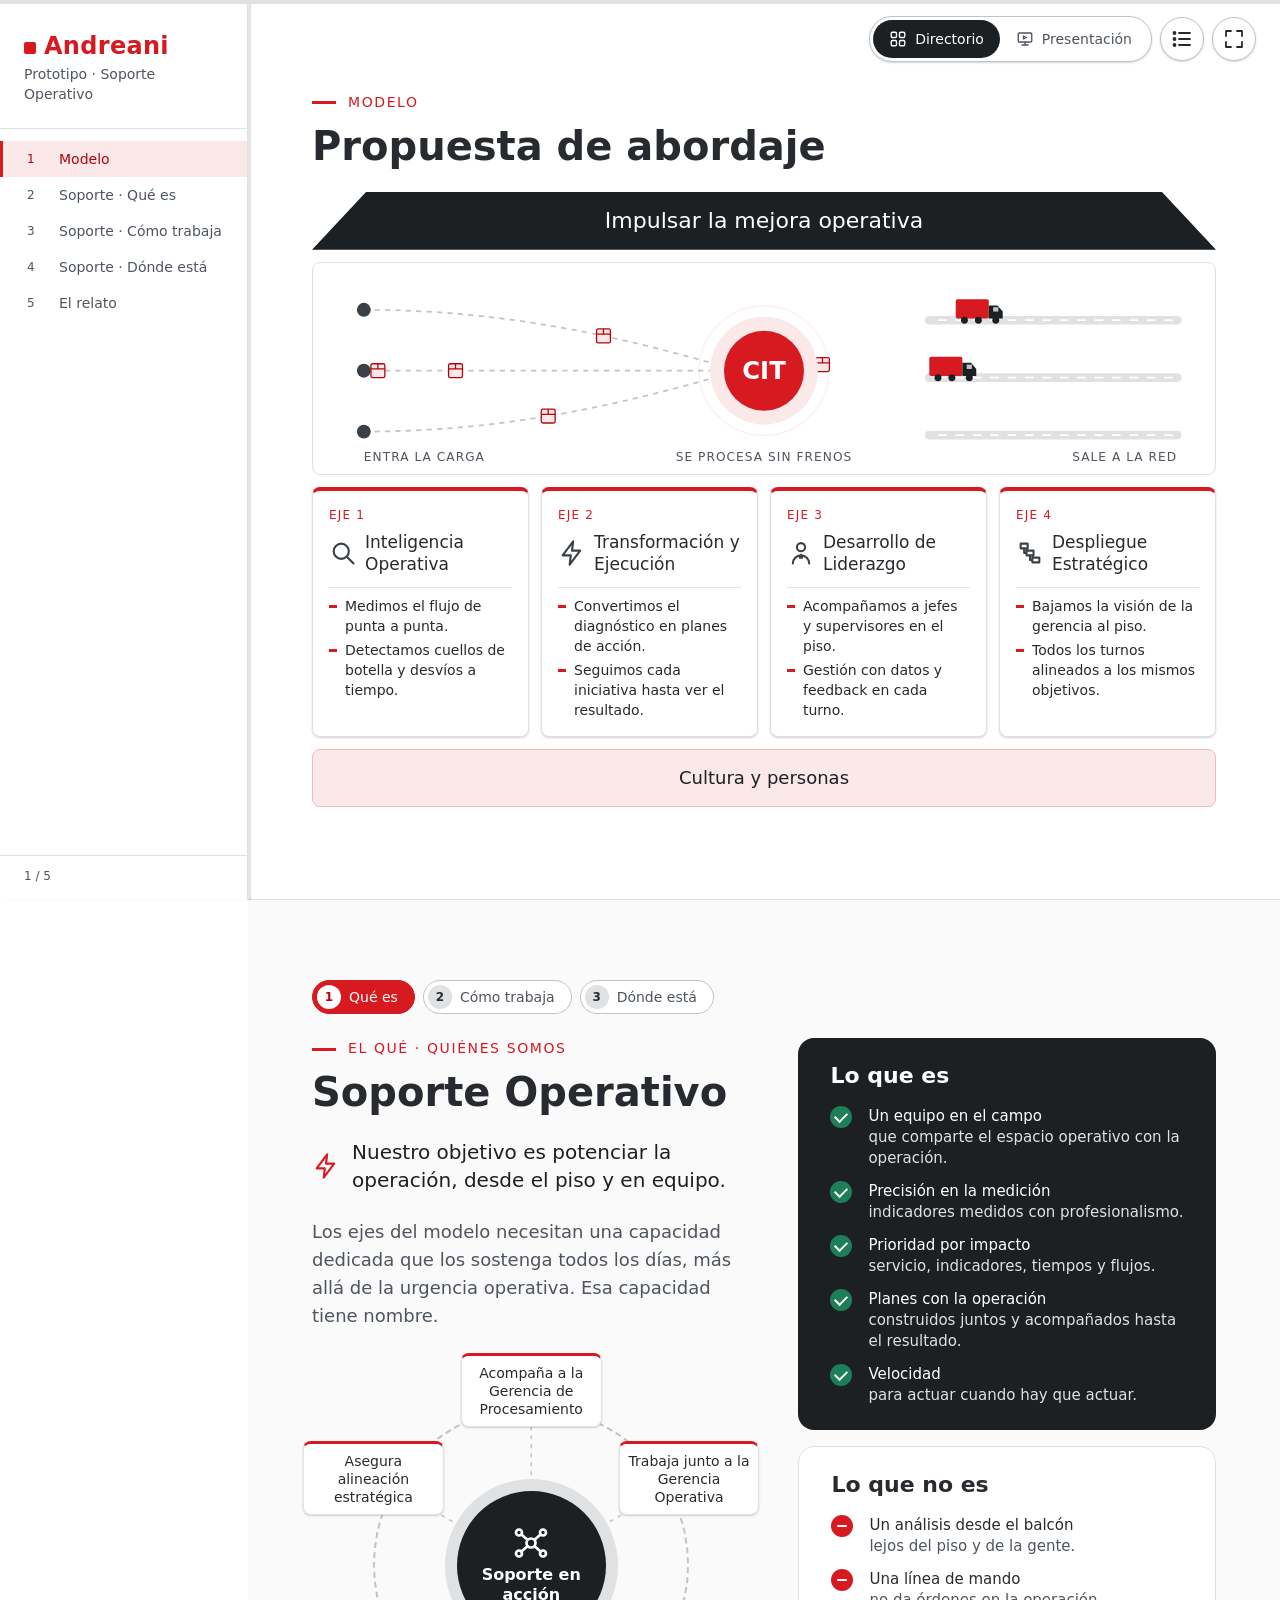
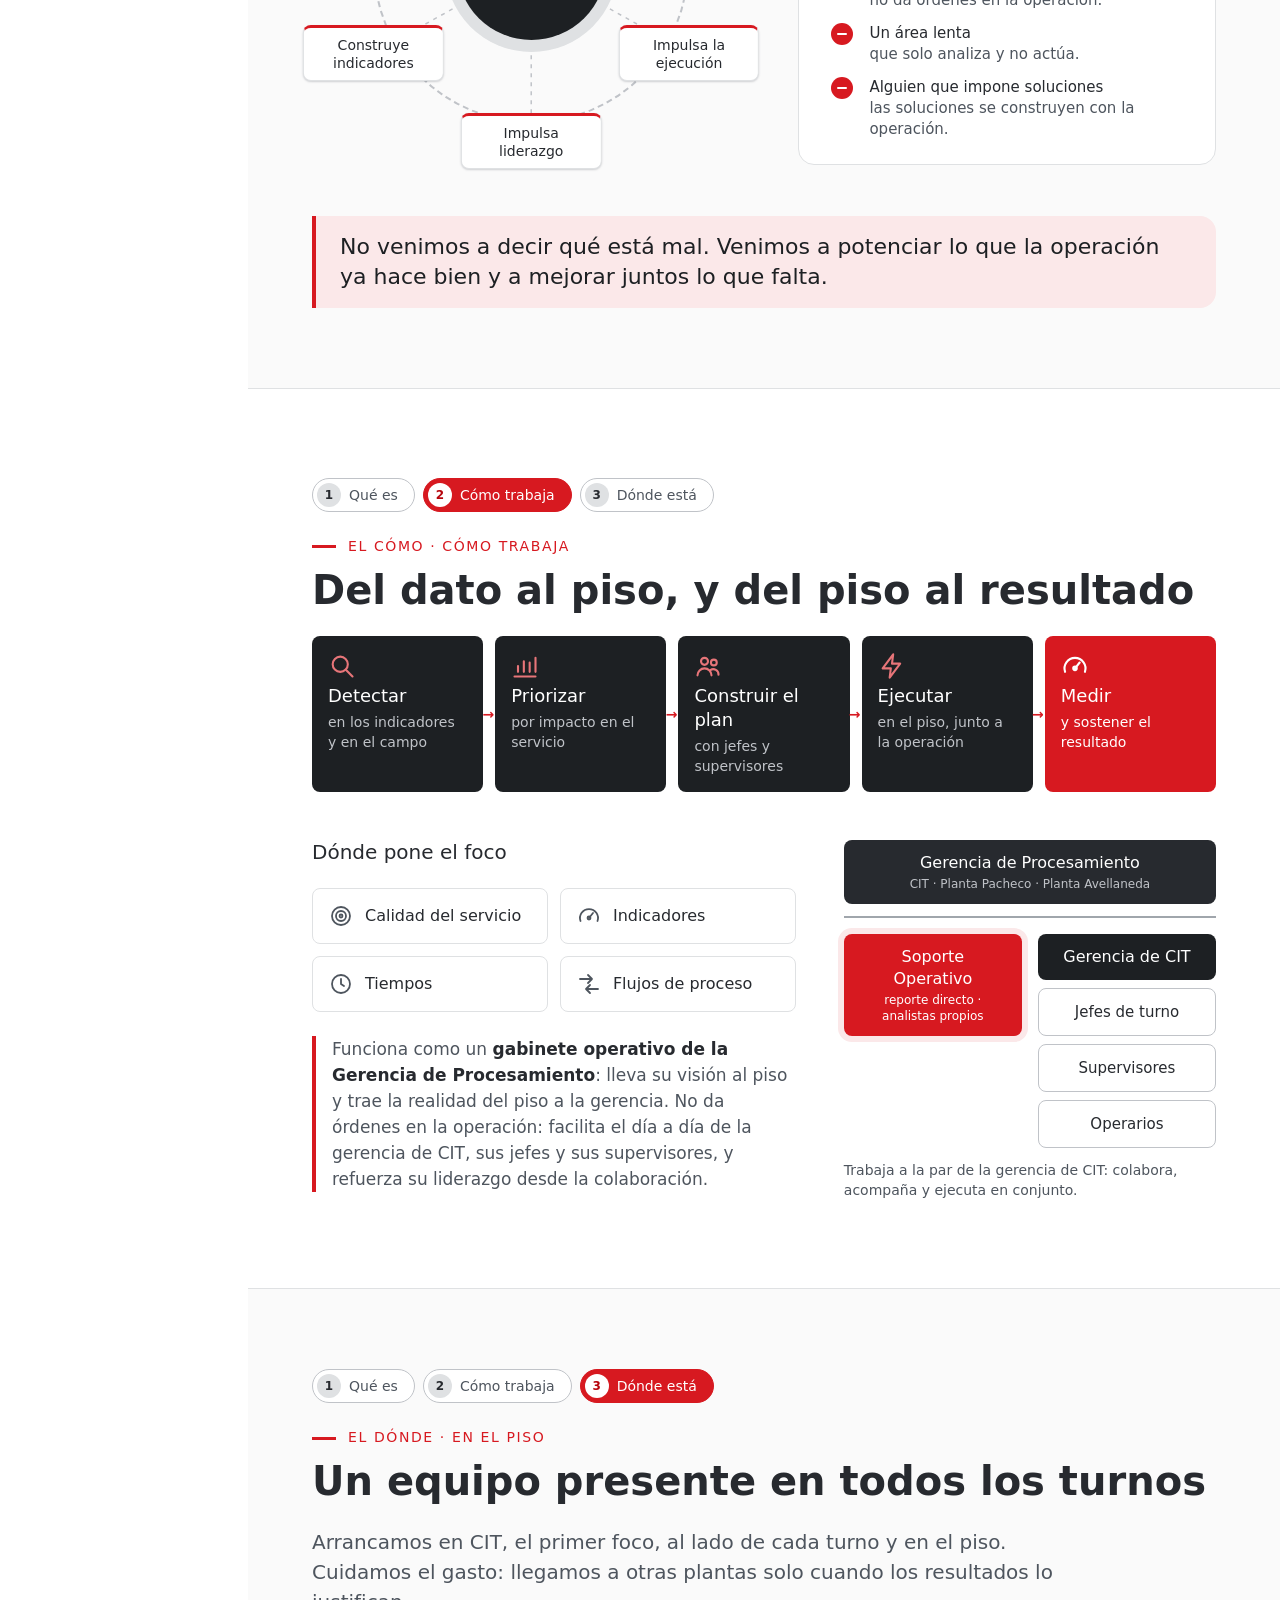
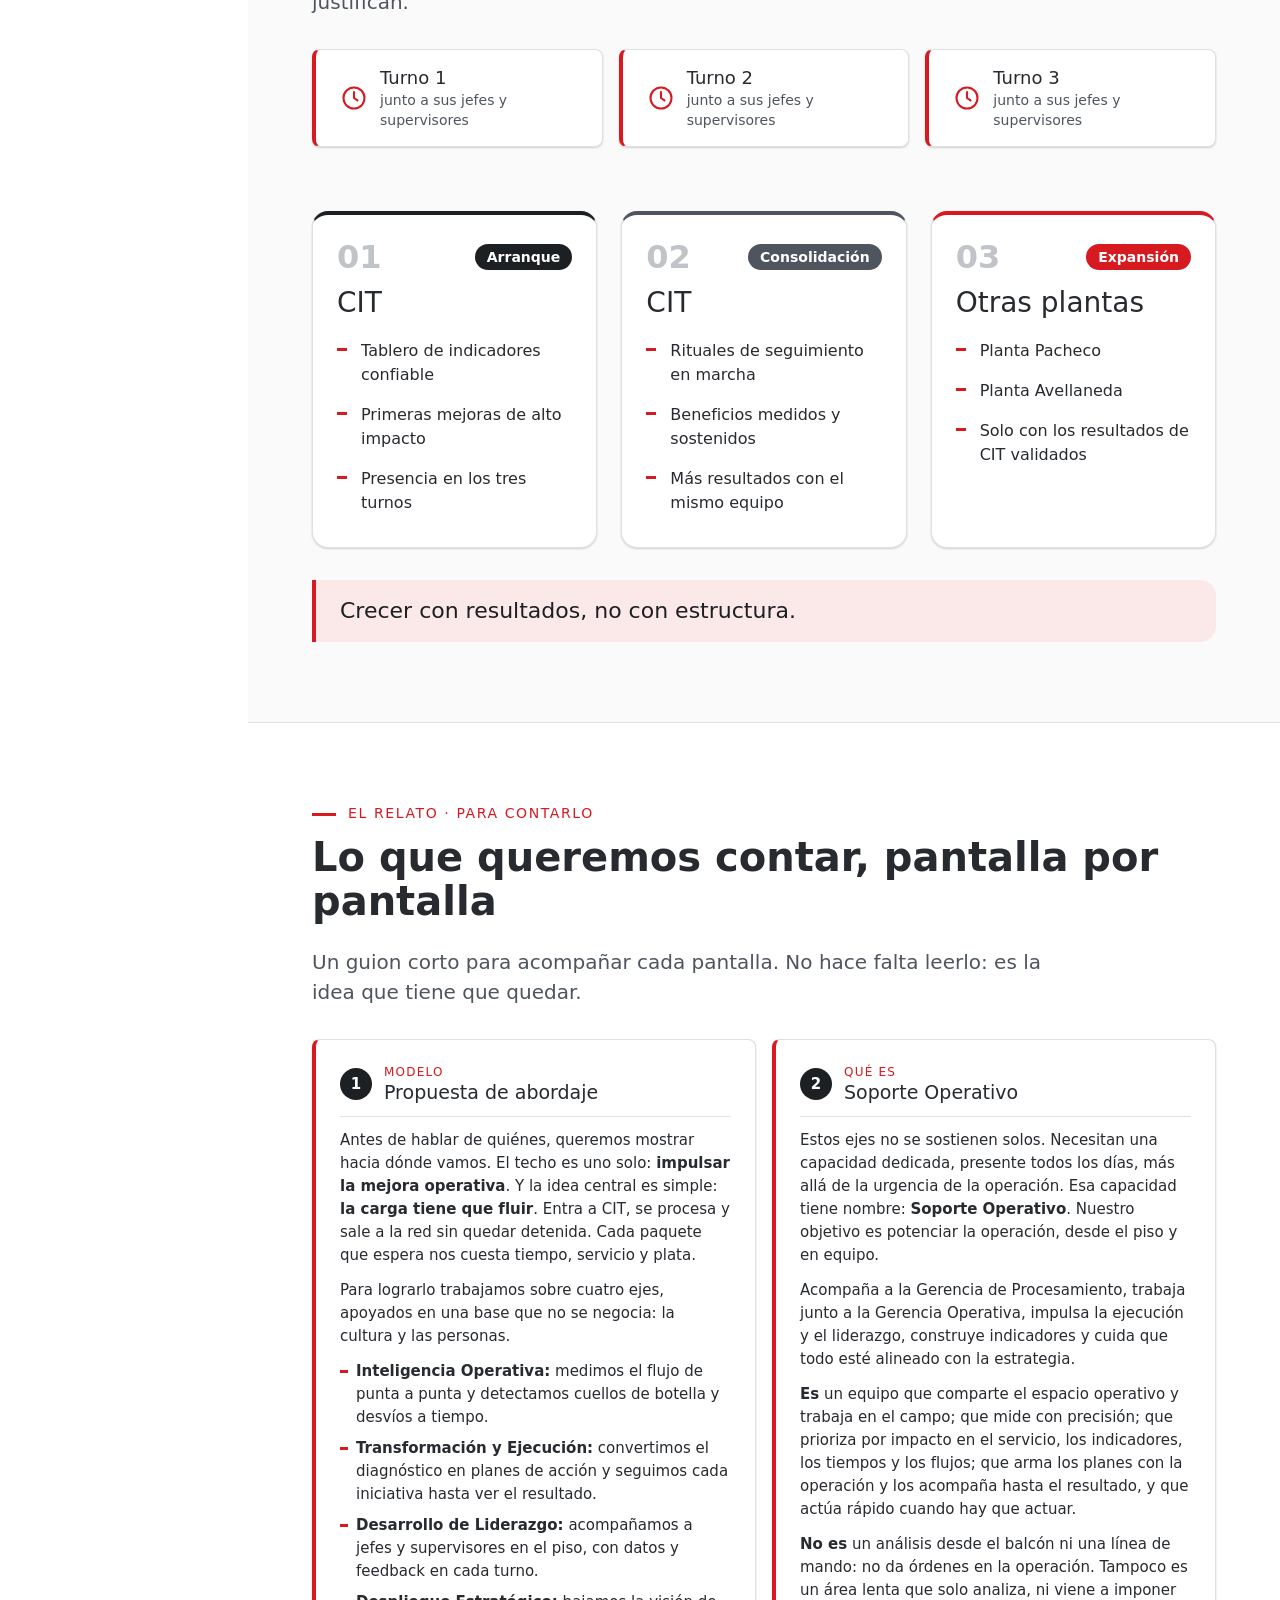
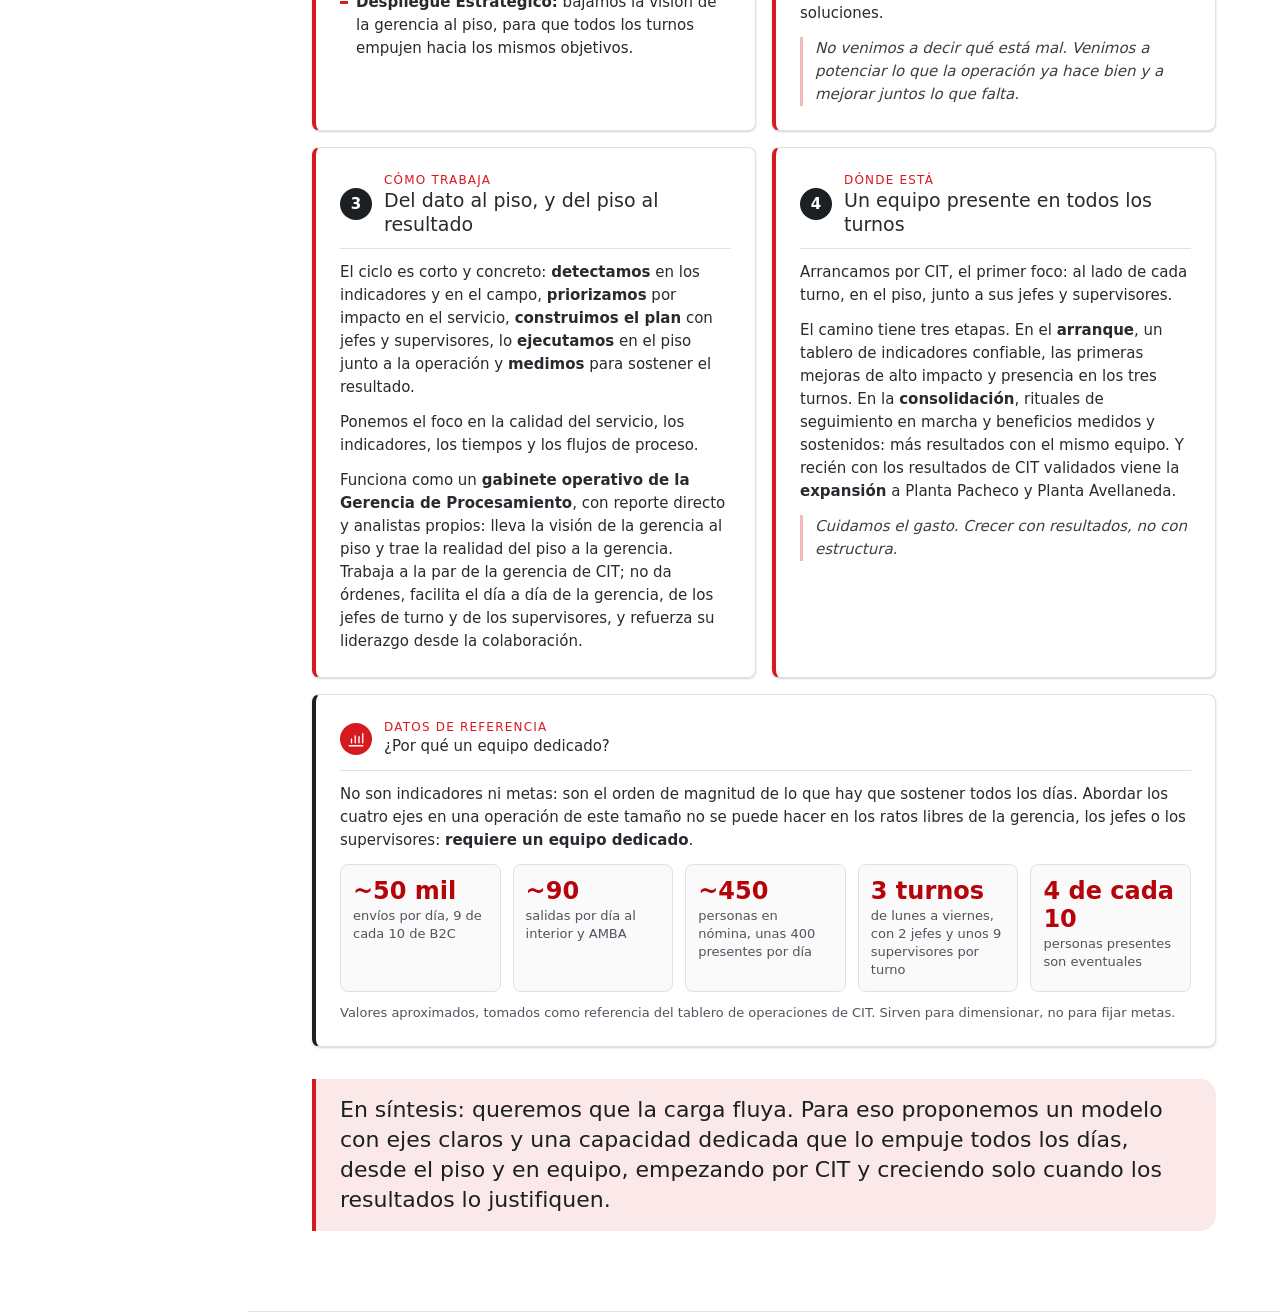
<file: pruebas/impulso/index.html>
<!doctype html>
<html lang="es">
<head>
<meta charset="utf-8">
<meta name="viewport" content="width=device-width, initial-scale=1">
<title>Prototipo · Soporte Operativo · Transformación Operativa CIT</title>
<meta name="description" content="Propuesta ejecutiva de transformación operativa para CIT: procesos, indicadores, ejecución, liderazgo y cultura.">
<link rel="icon" type="image/svg+xml" href="../../favicon.svg">
<link rel="stylesheet" href="../../css/estilos.css?v=1.3">
<link rel="stylesheet" href="../../css/impulso.css?v=1.3">
<link rel="stylesheet" href="impulso-tres.css?v=0.6.1">
<link rel="stylesheet" href="modelo.css?v=0.3">
<link rel="stylesheet" href="relato.css?v=0.5">
<meta name="robots" content="noindex">
<script>document.documentElement.classList.add('js');</script>
</head>
<body>
<a class="saltar" href="#modelo">Saltar al contenido</a>
<div class="progreso" aria-hidden="true"><div class="progreso-barra" id="progreso-barra"></div></div>

<aside class="menu" id="menu" aria-label="Navegación de la presentación">
  <div class="menu-marca">
    <span class="logo-texto">Andreani</span>
    <span class="menu-proyecto">Prototipo · Soporte Operativo</span>
  </div>
  <nav aria-label="Pantallas"><ol class="menu-lista" id="menu-lista"></ol></nav>
  <p class="menu-pie"><span id="menu-contador">1 / 5</span></p>
</aside>

<header class="controles" aria-label="Controles de la presentación">
  <button class="btn-icono solo-movil" id="btn-menu" type="button" aria-label="Abrir menú de pantallas" aria-expanded="false" aria-controls="menu"><i data-i="menu"></i></button>
  <div class="modos" role="group" aria-label="Modo de visualización">
    <button class="modo" id="btn-directorio" type="button" aria-pressed="true"><i data-i="directorio"></i><span>Directorio</span></button>
    <button class="modo" id="btn-presentacion" type="button" aria-pressed="false"><i data-i="presentacion"></i><span>Presentación</span></button>
  </div>
  <button class="btn-icono" id="btn-indice" type="button" aria-label="Índice de pantallas (tecla D)" aria-haspopup="dialog"><i data-i="indice"></i></button>
  <button class="btn-icono" id="btn-completa" type="button" aria-label="Pantalla completa (tecla F)"><i data-i="completa"></i></button>
</header>

<main id="principal">

<!-- 1 · MODELO -->
<section class="pantalla" id="modelo" data-titulo="Modelo">
  <div class="contenido">
    <p class="sobretitulo revelar">Modelo</p>
    <h2 class="revelar">Propuesta de abordaje</h2>
    <div class="templo templo-flujo revelar">
      <div class="techo">Impulsar la mejora operativa</div>
      <figure class="carga" aria-label="Animación: la carga entra a CIT, se procesa y sale en camiones hacia la red">
        <svg viewBox="0 0 1000 220" role="img" aria-labelledby="carga-t" id="svg-modelo">
          <title id="carga-t">La carga entra a CIT, vuela a los camiones y sale a la red</title>
          <defs>
            <g id="m-paquete">
              <rect x="-8" y="-8" width="16" height="16" rx="2" fill="#fbe8e9" stroke="#b6040b" stroke-width="1.5"/>
              <path d="M-8 -2 H8 M0 -8 V-2" fill="none" stroke="#b6040b" stroke-width="1.5"/>
            </g>
            <g id="m-camion">
              <rect x="-30" y="-22" width="38" height="22" rx="2" fill="#d71920"/>
              <path d="M8 -15 H18 L24 -8 V0 H8 Z" fill="#1d2023"/>
              <rect x="13" y="-13" width="6" height="5" fill="#c0c3c8"/>
              <circle cx="-20" cy="2" r="4" fill="#1d2023"/><circle cx="-4" cy="2" r="4" fill="#1d2023"/><circle cx="16" cy="2" r="4" fill="#1d2023"/>
            </g>
          </defs>
          <!-- rutas de entrada -->
          <g fill="none" stroke="#c0c3c8" stroke-width="2" stroke-dasharray="6 6">
            <path id="me1" d="M40 40 C200 40 330 70 450 104"/>
            <path id="me2" d="M40 110 C200 110 330 110 446 110"/>
            <path id="me3" d="M40 180 C200 180 330 150 450 116"/>
          </g>
          <g fill="#3a4046"><circle cx="40" cy="40" r="8"/><circle cx="40" cy="110" r="8"/><circle cx="40" cy="180" r="8"/></g>
          <!-- carriles de salida -->
          <g fill="none" stroke="#dfe1e3" stroke-width="10" stroke-linecap="round">
            <path d="M690 52 H975"/><path d="M690 118 H975"/><path d="M690 184 H975"/>
          </g>
          <g fill="none" stroke="#ffffff" stroke-width="2" stroke-dasharray="10 10">
            <path d="M700 52 H970"/><path d="M700 118 H970"/><path d="M700 184 H970"/>
          </g>
          <path id="ms1" d="M720 50 H990" fill="none"/>
          <path id="ms2" d="M720 116 H990" fill="none"/>
          <path id="ms3" d="M720 182 H990" fill="none"/>
          <path id="mv1" d="M548 96 Q620 10 712 30" fill="none"/>
          <path id="mv2" d="M556 110 Q630 60 712 96" fill="none"/>
          <path id="mv3" d="M548 124 Q630 110 712 162" fill="none"/>
          <!-- paquetes que llegan (ocultos hasta su begin: antes de empezar quedarian en 0,0) -->
          <use href="#m-paquete"><animateMotion dur="3.2s" repeatCount="indefinite"><mpath href="#me1"/></animateMotion></use>
          <use href="#m-paquete" opacity="0"><set attributeName="opacity" to="1" begin="1.2s"/><animateMotion dur="3.6s" begin="1.2s" repeatCount="indefinite"><mpath href="#me2"/></animateMotion></use>
          <use href="#m-paquete" opacity="0"><set attributeName="opacity" to="1" begin="0.6s"/><animateMotion dur="3s" begin="0.6s" repeatCount="indefinite"><mpath href="#me3"/></animateMotion></use>
          <use href="#m-paquete" opacity="0"><set attributeName="opacity" to="1" begin="2s"/><animateMotion dur="3.4s" begin="2s" repeatCount="indefinite"><mpath href="#me2"/></animateMotion></use>
          <!-- camiones: esperan en el muelle, reciben el paquete y salen -->
          <use href="#m-camion" opacity="0">
            <animateMotion dur="4.5s" repeatCount="indefinite" calcMode="linear" keyPoints="0;0;1;1" keyTimes="0;0.42;0.9;1"><mpath href="#ms1"/></animateMotion>
            <animate attributeName="opacity" dur="4.5s" repeatCount="indefinite" values="0;1;1;0;0" keyTimes="0;0.06;0.84;0.9;1"/>
          </use>
          <use href="#m-camion" opacity="0">
            <animateMotion dur="4.5s" begin="1.5s" repeatCount="indefinite" calcMode="linear" keyPoints="0;0;1;1" keyTimes="0;0.42;0.9;1"><mpath href="#ms2"/></animateMotion>
            <animate attributeName="opacity" dur="4.5s" begin="1.5s" repeatCount="indefinite" values="0;1;1;0;0" keyTimes="0;0.06;0.84;0.9;1"/>
          </use>
          <use href="#m-camion" opacity="0">
            <animateMotion dur="4.5s" begin="3s" repeatCount="indefinite" calcMode="linear" keyPoints="0;0;1;1" keyTimes="0;0.42;0.9;1"><mpath href="#ms3"/></animateMotion>
            <animate attributeName="opacity" dur="4.5s" begin="3s" repeatCount="indefinite" values="0;1;1;0;0" keyTimes="0;0.06;0.84;0.9;1"/>
          </use>
          <!-- paquetes que vuelan de CIT al camión -->
          <use href="#m-paquete" opacity="0">
            <animateMotion dur="4.5s" repeatCount="indefinite" calcMode="linear" keyPoints="0;0;1;1" keyTimes="0;0.12;0.38;1"><mpath href="#mv1"/></animateMotion>
            <animate attributeName="opacity" dur="4.5s" repeatCount="indefinite" values="0;0;1;1;0;0" keyTimes="0;0.11;0.13;0.37;0.39;1"/>
          </use>
          <use href="#m-paquete" opacity="0">
            <animateMotion dur="4.5s" begin="1.5s" repeatCount="indefinite" calcMode="linear" keyPoints="0;0;1;1" keyTimes="0;0.12;0.38;1"><mpath href="#mv2"/></animateMotion>
            <animate attributeName="opacity" dur="4.5s" begin="1.5s" repeatCount="indefinite" values="0;0;1;1;0;0" keyTimes="0;0.11;0.13;0.37;0.39;1"/>
          </use>
          <use href="#m-paquete" opacity="0">
            <animateMotion dur="4.5s" begin="3s" repeatCount="indefinite" calcMode="linear" keyPoints="0;0;1;1" keyTimes="0;0.12;0.38;1"><mpath href="#mv3"/></animateMotion>
            <animate attributeName="opacity" dur="4.5s" begin="3s" repeatCount="indefinite" values="0;0;1;1;0;0" keyTimes="0;0.11;0.13;0.37;0.39;1"/>
          </use>
          <!-- CIT -->
          <circle cx="500" cy="110" r="46" fill="none" stroke="#e77579" stroke-width="2">
            <animate attributeName="r" values="46;78" dur="2.4s" repeatCount="indefinite"/>
            <animate attributeName="opacity" values="0.8;0" dur="2.4s" repeatCount="indefinite"/>
          </circle>
          <circle cx="500" cy="110" r="62" fill="#fbe8e9"/>
          <circle cx="500" cy="110" r="46" fill="#d71920"/>
          <text x="500" y="120" text-anchor="middle" fill="#ffffff" font-size="28" font-weight="700" font-family="Rubik, system-ui, sans-serif">CIT</text>
          <g fill="#4e555e" font-size="14" font-weight="500" font-family="Roboto, system-ui, sans-serif" letter-spacing="1.2">
            <text x="40" y="214">ENTRA LA CARGA</text>
            <text x="500" y="214" text-anchor="middle">SE PROCESA SIN FRENOS</text>
            <text x="975" y="214" text-anchor="end">SALE A LA RED</text>
          </g>
        </svg>
        <figcaption class="sr-only">La carga tiene que fluir: entra a CIT, se procesa y sale a la red sin quedar detenida.</figcaption>
      </figure>
      <ol class="ejes" aria-label="Ejes del modelo">
        <li class="eje"><span class="nro">Eje 1</span><span class="eje-cab"><i data-i="lupa"></i><strong>Inteligencia Operativa</strong></span>
          <ul><li>Medimos el flujo de punta a punta.</li><li>Detectamos cuellos de botella y desvíos a tiempo.</li></ul></li>
        <li class="eje"><span class="nro">Eje 2</span><span class="eje-cab"><i data-i="rayo"></i><strong>Transformación y Ejecución</strong></span>
          <ul><li>Convertimos el diagnóstico en planes de acción.</li><li>Seguimos cada iniciativa hasta ver el resultado.</li></ul></li>
        <li class="eje"><span class="nro">Eje 3</span><span class="eje-cab"><i data-i="lider"></i><strong>Desarrollo de Liderazgo</strong></span>
          <ul><li>Acompañamos a jefes y supervisores en el piso.</li><li>Gestión con datos y feedback en cada turno.</li></ul></li>
        <li class="eje"><span class="nro">Eje 4</span><span class="eje-cab"><i data-i="cascada"></i><strong>Despliegue Estratégico</strong></span>
          <ul><li>Bajamos la visión de la gerencia al piso.</li><li>Todos los turnos alineados a los mismos objetivos.</li></ul></li>
      </ol>
      <div class="base">Cultura y personas</div>
    </div>
  </div>
  <script>
    (function () {
      var s = document.getElementById('svg-modelo');
      if (s && s.pauseAnimations && window.matchMedia && window.matchMedia('(prefers-reduced-motion: reduce)').matches) s.pauseAnimations();
    })();
  </script>
</section>

<!-- 17 · QUÉ -->
<section class="pantalla" id="impulso" data-titulo="Soporte · Qué es">
  <div class="contenido">
    <ol class="tramo revelar" aria-label="Soporte Operativo en tres partes">
      <li aria-current="step"><span>1</span>Qué es</li><li><span>2</span>Cómo trabaja</li><li><span>3</span>Dónde está</li>
    </ol>
    <div class="que-grid">
      <div class="que-izq">
        <p class="sobretitulo revelar">El qué · quiénes somos</p>
        <h2 class="revelar">Soporte Operativo</h2>
        <p class="objetivo revelar"><i data-i="rayo"></i>Nuestro objetivo es potenciar la operación, desde el piso y en equipo.</p>
        <p class="bajada revelar">Los ejes del modelo necesitan una capacidad dedicada que los sostenga todos los días, más allá de la urgencia operativa. Esa capacidad tiene nombre.</p>
        <figure class="hub hub-vivo revelar" aria-label="Soporte en acción, conectado a seis funciones: acompaña a la Gerencia de Procesamiento, trabaja junto a la Gerencia Operativa, impulsa la ejecución, impulsa liderazgo, construye indicadores y asegura alineación estratégica">
          <svg class="hub-lineas" viewBox="0 0 100 100" preserveAspectRatio="none" aria-hidden="true" focusable="false">
            <line x1="50" y1="50" x2="50" y2="10"/><line x1="50" y1="50" x2="86" y2="30"/><line x1="50" y1="50" x2="86" y2="70"/>
            <line x1="50" y1="50" x2="50" y2="90"/><line x1="50" y1="50" x2="14" y2="70"/><line x1="50" y1="50" x2="14" y2="30"/>
          </svg>
          <span class="pulso sale k1" aria-hidden="true"></span><span class="pulso entra k1" aria-hidden="true"></span>
          <span class="pulso sale k2" aria-hidden="true"></span><span class="pulso entra k2" aria-hidden="true"></span>
          <span class="pulso sale k3" aria-hidden="true"></span><span class="pulso entra k3" aria-hidden="true"></span>
          <span class="pulso sale k4" aria-hidden="true"></span><span class="pulso entra k4" aria-hidden="true"></span>
          <span class="pulso sale k5" aria-hidden="true"></span><span class="pulso entra k5" aria-hidden="true"></span>
          <span class="pulso sale k6" aria-hidden="true"></span><span class="pulso entra k6" aria-hidden="true"></span>
          <span class="nucleo"><i data-i="conexion"></i>Soporte en acción</span>
          <span class="sat s1">Acompaña a la Gerencia de Procesamiento</span>
          <span class="sat s2">Trabaja junto a la Gerencia Operativa</span>
          <span class="sat s3">Impulsa la ejecución</span>
          <span class="sat s4">Impulsa liderazgo</span>
          <span class="sat s5">Construye indicadores</span>
          <span class="sat s6">Asegura alineación estratégica</span>
        </figure>
      </div>
      <div class="esno2">
        <article class="esno2-card esno2-si revelar">
          <h3>Lo que es</h3>
          <ul>
            <li><span class="mk mk-si" aria-hidden="true"></span><p><strong>Un equipo en el campo</strong>que comparte el espacio operativo con la operación.</p></li>
            <li><span class="mk mk-si" aria-hidden="true"></span><p><strong>Precisión en la medición</strong>indicadores medidos con profesionalismo.</p></li>
            <li><span class="mk mk-si" aria-hidden="true"></span><p><strong>Prioridad por impacto</strong>servicio, indicadores, tiempos y flujos.</p></li>
            <li><span class="mk mk-si" aria-hidden="true"></span><p><strong>Planes con la operación</strong>construidos juntos y acompañados hasta el resultado.</p></li>
            <li><span class="mk mk-si" aria-hidden="true"></span><p><strong>Velocidad</strong>para actuar cuando hay que actuar.</p></li>
          </ul>
        </article>
        <article class="esno2-card esno2-no revelar">
          <h3>Lo que no es</h3>
          <ul>
            <li><span class="mk mk-no" aria-hidden="true"></span><p><strong>Un análisis desde el balcón</strong>lejos del piso y de la gente.</p></li>
            <li><span class="mk mk-no" aria-hidden="true"></span><p><strong>Una línea de mando</strong>no da órdenes en la operación.</p></li>
            <li><span class="mk mk-no" aria-hidden="true"></span><p><strong>Un área lenta</strong>que solo analiza y no actúa.</p></li>
            <li><span class="mk mk-no" aria-hidden="true"></span><p><strong>Alguien que impone soluciones</strong>las soluciones se construyen con la operación.</p></li>
          </ul>
        </article>
      </div>
    </div>
    <blockquote class="frase frase-chica revelar">No venimos a decir qué está mal. Venimos a potenciar lo que la operación ya hace bien y a mejorar juntos lo que falta.</blockquote>
  </div>
</section>

<!-- 18 · CÓMO -->
<section class="pantalla" id="impulso-como" data-titulo="Soporte · Cómo trabaja">
  <div class="contenido">
    <ol class="tramo revelar" aria-label="Soporte Operativo en tres partes">
      <li><span>1</span>Qué es</li><li aria-current="step"><span>2</span>Cómo trabaja</li><li><span>3</span>Dónde está</li>
    </ol>
    <p class="sobretitulo revelar">El cómo · cómo trabaja</p>
    <h2 class="revelar">Del dato al piso, y del piso al resultado</h2>
    <ol class="ruta revelar" aria-label="Ciclo de trabajo de Soporte Operativo">
      <li><i data-i="lupa"></i><strong>Detectar</strong><span>en los indicadores y en el campo</span></li>
      <li><i data-i="datos"></i><strong>Priorizar</strong><span>por impacto en el servicio</span></li>
      <li><i data-i="personas"></i><strong>Construir el plan</strong><span>con jefes y supervisores</span></li>
      <li><i data-i="rayo"></i><strong>Ejecutar</strong><span>en el piso, junto a la operación</span></li>
      <li class="fin"><i data-i="indicador"></i><strong>Medir</strong><span>y sostener el resultado</span></li>
    </ol>
    <div class="dos-col impulso-col">
      <div class="revelar">
        <h3>Dónde pone el foco</h3>
        <ul class="lista-items">
          <li><i data-i="objetivo"></i>Calidad del servicio</li>
          <li><i data-i="indicador"></i>Indicadores</li>
          <li><i data-i="reloj"></i>Tiempos</li>
          <li><i data-i="flujo"></i>Flujos de proceso</li>
        </ul>
        <p class="impulso-rol">Funciona como un <strong>gabinete operativo de la Gerencia de Procesamiento</strong>: lleva su visión al piso y trae la realidad del piso a la gerencia. No da órdenes en la operación: facilita el día a día de la gerencia de CIT, sus jefes y sus supervisores, y refuerza su liderazgo desde la colaboración.</p>
      </div>
      <figure class="organi revelar" aria-label="Ubicación en la organización: Soporte Operativo reporta a la Gerencia de Procesamiento y trabaja a la par de la gerencia de CIT">
        <div class="org-caja org-top">Gerencia de Procesamiento<small>CIT · Planta Pacheco · Planta Avellaneda</small></div>
        <div class="org-ramas">
          <div class="org-col">
            <div class="org-caja org-impulso">Soporte Operativo<small>reporte directo · analistas propios</small></div>
          </div>
          <div class="org-col">
            <div class="org-caja">Gerencia de CIT</div>
            <div class="org-caja org-sub">Jefes de turno</div>
            <div class="org-caja org-sub">Supervisores</div>
            <div class="org-caja org-sub">Operarios</div>
          </div>
        </div>
        <figcaption>Trabaja a la par de la gerencia de CIT: colabora, acompaña y ejecuta en conjunto.</figcaption>
      </figure>
    </div>
  </div>
</section>

<!-- 19 · DÓNDE -->
<section class="pantalla" id="impulso-donde" data-titulo="Soporte · Dónde está">
  <div class="contenido">
    <ol class="tramo revelar" aria-label="Soporte Operativo en tres partes">
      <li><span>1</span>Qué es</li><li><span>2</span>Cómo trabaja</li><li aria-current="step"><span>3</span>Dónde está</li>
    </ol>
    <p class="sobretitulo revelar">El dónde · en el piso</p>
    <h2 class="revelar">Un equipo presente en todos los turnos</h2>
    <p class="bajada revelar">Arrancamos en CIT, el primer foco, al lado de cada turno y en el piso. Cuidamos el gasto: llegamos a otras plantas solo cuando los resultados lo justifican.</p>
    <ul class="turnos revelar" aria-label="Presencia en los tres turnos de CIT">
      <li><i data-i="reloj"></i><strong>Turno 1</strong><span>junto a sus jefes y supervisores</span></li>
      <li><i data-i="reloj"></i><strong>Turno 2</strong><span>junto a sus jefes y supervisores</span></li>
      <li><i data-i="reloj"></i><strong>Turno 3</strong><span>junto a sus jefes y supervisores</span></li>
    </ul>
    <ol class="horizontes fases etapas" aria-label="Etapas: arranque, consolidación y expansión">
      <li class="horizonte etapa revelar"><div class="etapa-cab"><span class="etapa-nro" aria-hidden="true">01</span><span class="dias">Arranque</span></div><h3>CIT</h3>
        <ul><li>Tablero de indicadores confiable</li><li>Primeras mejoras de alto impacto</li><li>Presencia en los tres turnos</li></ul></li>
      <li class="horizonte etapa revelar"><div class="etapa-cab"><span class="etapa-nro" aria-hidden="true">02</span><span class="dias">Consolidación</span></div><h3>CIT</h3>
        <ul><li>Rituales de seguimiento en marcha</li><li>Beneficios medidos y sostenidos</li><li>Más resultados con el mismo equipo</li></ul></li>
      <li class="horizonte etapa revelar"><div class="etapa-cab"><span class="etapa-nro" aria-hidden="true">03</span><span class="dias">Expansión</span></div><h3>Otras plantas</h3>
        <ul><li>Planta Pacheco</li><li>Planta Avellaneda</li><li>Solo con los resultados de CIT validados</li></ul></li>
    </ol>
    <blockquote class="frase frase-chica revelar">Crecer con resultados, no con estructura.</blockquote>
  </div>
</section>

<!-- 5 · RELATO -->
<section class="pantalla" id="relato" data-titulo="El relato">
  <div class="contenido">
    <p class="sobretitulo revelar">El relato · para contarlo</p>
    <h2 class="revelar">Lo que queremos contar, pantalla por pantalla</h2>
    <p class="bajada revelar">Un guion corto para acompañar cada pantalla. No hace falta leerlo: es la idea que tiene que quedar.</p>
    <div class="relato">
      <article class="relato-paso revelar">
        <a class="relato-cab" href="#modelo"><span class="relato-n">1</span><span><small>Modelo</small>Propuesta de abordaje</span></a>
        <p>Antes de hablar de quiénes, queremos mostrar hacia dónde vamos. El techo es uno solo: <strong>impulsar la mejora operativa</strong>. Y la idea central es simple: <strong>la carga tiene que fluir</strong>. Entra a CIT, se procesa y sale a la red sin quedar detenida. Cada paquete que espera nos cuesta tiempo, servicio y plata.</p>
        <p>Para lograrlo trabajamos sobre cuatro ejes, apoyados en una base que no se negocia: la cultura y las personas.</p>
        <ul>
          <li><strong>Inteligencia Operativa:</strong> medimos el flujo de punta a punta y detectamos cuellos de botella y desvíos a tiempo.</li>
          <li><strong>Transformación y Ejecución:</strong> convertimos el diagnóstico en planes de acción y seguimos cada iniciativa hasta ver el resultado.</li>
          <li><strong>Desarrollo de Liderazgo:</strong> acompañamos a jefes y supervisores en el piso, con datos y feedback en cada turno.</li>
          <li><strong>Despliegue Estratégico:</strong> bajamos la visión de la gerencia al piso, para que todos los turnos empujen hacia los mismos objetivos.</li>
        </ul>
      </article>
      <article class="relato-paso revelar">
        <a class="relato-cab" href="#impulso"><span class="relato-n">2</span><span><small>Qué es</small>Soporte Operativo</span></a>
        <p>Estos ejes no se sostienen solos. Necesitan una capacidad dedicada, presente todos los días, más allá de la urgencia de la operación. Esa capacidad tiene nombre: <strong>Soporte Operativo</strong>. Nuestro objetivo es potenciar la operación, desde el piso y en equipo.</p>
        <p>Acompaña a la Gerencia de Procesamiento, trabaja junto a la Gerencia Operativa, impulsa la ejecución y el liderazgo, construye indicadores y cuida que todo esté alineado con la estrategia.</p>
        <p><strong>Es</strong> un equipo que comparte el espacio operativo y trabaja en el campo; que mide con precisión; que prioriza por impacto en el servicio, los indicadores, los tiempos y los flujos; que arma los planes con la operación y los acompaña hasta el resultado, y que actúa rápido cuando hay que actuar.</p>
        <p><strong>No es</strong> un análisis desde el balcón ni una línea de mando: no da órdenes en la operación. Tampoco es un área lenta que solo analiza, ni viene a imponer soluciones.</p>
        <p class="relato-cita">No venimos a decir qué está mal. Venimos a potenciar lo que la operación ya hace bien y a mejorar juntos lo que falta.</p>
      </article>
      <article class="relato-paso revelar">
        <a class="relato-cab" href="#impulso-como"><span class="relato-n">3</span><span><small>Cómo trabaja</small>Del dato al piso, y del piso al resultado</span></a>
        <p>El ciclo es corto y concreto: <strong>detectamos</strong> en los indicadores y en el campo, <strong>priorizamos</strong> por impacto en el servicio, <strong>construimos el plan</strong> con jefes y supervisores, lo <strong>ejecutamos</strong> en el piso junto a la operación y <strong>medimos</strong> para sostener el resultado.</p>
        <p>Ponemos el foco en la calidad del servicio, los indicadores, los tiempos y los flujos de proceso.</p>
        <p>Funciona como un <strong>gabinete operativo de la Gerencia de Procesamiento</strong>, con reporte directo y analistas propios: lleva la visión de la gerencia al piso y trae la realidad del piso a la gerencia. Trabaja a la par de la gerencia de CIT; no da órdenes, facilita el día a día de la gerencia, de los jefes de turno y de los supervisores, y refuerza su liderazgo desde la colaboración.</p>
      </article>
      <article class="relato-paso revelar">
        <a class="relato-cab" href="#impulso-donde"><span class="relato-n">4</span><span><small>Dónde está</small>Un equipo presente en todos los turnos</span></a>
        <p>Arrancamos por CIT, el primer foco: al lado de cada turno, en el piso, junto a sus jefes y supervisores.</p>
        <p>El camino tiene tres etapas. En el <strong>arranque</strong>, un tablero de indicadores confiable, las primeras mejoras de alto impacto y presencia en los tres turnos. En la <strong>consolidación</strong>, rituales de seguimiento en marcha y beneficios medidos y sostenidos: más resultados con el mismo equipo. Y recién con los resultados de CIT validados viene la <strong>expansión</strong> a Planta Pacheco y Planta Avellaneda.</p>
        <p class="relato-cita">Cuidamos el gasto. Crecer con resultados, no con estructura.</p>
      </article>
      <article class="relato-paso relato-datos revelar">
        <p class="relato-cab"><span class="relato-n" aria-hidden="true"><i data-i="datos"></i></span><span><small>Datos de referencia</small>¿Por qué un equipo dedicado?</span></p>
        <p>No son indicadores ni metas: son el orden de magnitud de lo que hay que sostener todos los días. Abordar los cuatro ejes en una operación de este tamaño no se puede hacer en los ratos libres de la gerencia, los jefes o los supervisores: <strong>requiere un equipo dedicado</strong>.</p>
        <ul class="relato-cifras" aria-label="Orden de magnitud de la operación de CIT">
          <li><strong>~50 mil</strong><span>envíos por día, 9 de cada 10 de B2C</span></li>
          <li><strong>~90</strong><span>salidas por día al interior y AMBA</span></li>
          <li><strong>~450</strong><span>personas en nómina, unas 400 presentes por día</span></li>
          <li><strong>3 turnos</strong><span>de lunes a viernes, con 2 jefes y unos 9 supervisores por turno</span></li>
          <li><strong>4 de cada 10</strong><span>personas presentes son eventuales</span></li>
        </ul>
        <p class="relato-nota">Valores aproximados, tomados como referencia del tablero de operaciones de CIT. Sirven para dimensionar, no para fijar metas.</p>
      </article>
    </div>
    <blockquote class="frase frase-chica revelar">En síntesis: queremos que la carga fluya. Para eso proponemos un modelo con ejes claros y una capacidad dedicada que lo empuje todos los días, desde el piso y en equipo, empezando por CIT y creciendo solo cuando los resultados lo justifiquen.</blockquote>
  </div>
</section>

<!-- presentacion.js usa estas barras sin chequear: sin ellas se corta y la pagina queda en blanco -->
<div hidden aria-hidden="true"><div id="barra-disenio"></div><div id="barra-real"></div></div>
</main>

<nav class="navegador" aria-label="Avanzar y retroceder">
  <button class="btn-icono" id="btn-anterior" type="button" aria-label="Pantalla anterior"><i data-i="arriba"></i></button>
  <span id="nav-contador" aria-live="polite">1 / 5</span>
  <button class="btn-icono" id="btn-siguiente" type="button" aria-label="Pantalla siguiente"><i data-i="abajo"></i></button>
</nav>

<dialog class="indice" id="dlg-indice" aria-labelledby="indice-t">
  <div class="indice-cab"><h2 id="indice-t">Índice</h2>
    <button class="btn-icono" id="btn-cerrar-indice" type="button" aria-label="Cerrar índice"><i data-i="cerrar"></i></button></div>
  <ol class="indice-lista" id="indice-lista"></ol>
  <p class="indice-ayuda">Teclas: <kbd>→</kbd> <kbd>↓</kbd> siguiente · <kbd>←</kbd> <kbd>↑</kbd> anterior · <kbd>P</kbd> cambia de modo · <kbd>D</kbd> índice · <kbd>F</kbd> pantalla completa · <kbd>Esc</kbd> cierra</p>
</dialog>

<script src="../../js/iconos.js?v=1.3"></script>
<script src="../../js/datos.js?v=1.3"></script>
<script src="../../js/presentacion.js?v=1.3"></script>
</body>
</html>
</file>
<file: css/estilos.css>
/* Transformación Operativa CIT — estilos.
   Tokens del Design System Cartesian de Andreani (D-007, D-045; reglas en la memoria: reglas/paleta-andreani.md).
   D-045: identidad = rojo de marca + blanco + grises. Azul, naranja y amarillo son
   semánticos (info / warning / caution) y no se usan como decoración; verde solo success. */
:root {
  --c-red-50: #fbe8e9; --c-red-100: #f7d1d2; --c-red-200: #f3babc; --c-red-400: #e77579;
  --c-red-600: #d71920; --c-red-700: #b6040b; --c-red-800: #810f13;
  --c-green-600: #1f7e5a;
  --c-gray-000: #ffffff; --c-gray-50: #fafafa; --c-gray-100: #dfe1e3; --c-gray-200: #c0c3c8;
  --c-gray-300: #a0a6ac; --c-gray-400: #818891; --c-gray-500: #616a75; --c-gray-600: #4e555e;
  --c-gray-700: #3a4046; --c-gray-800: #272a2f; --c-gray-900: #1d2023;
  --c-color-bg: var(--c-gray-50);
  --c-color-surface: var(--c-gray-000);
  --c-color-text-strong: var(--c-gray-800);
  --c-color-text: var(--c-gray-600);
  --c-color-text-inverse: var(--c-gray-000);
  --c-color-border-subtle: var(--c-gray-200);
  --c-color-primary: var(--c-red-600);
  --c-spacing-1: 4px; --c-spacing-2: 8px; --c-spacing-3: 12px; --c-spacing-4: 16px;
  --c-spacing-5: 24px; --c-spacing-6: 32px; --c-spacing-7: 48px; --c-spacing-8: 64px; --c-spacing-9: 80px;
  --c-border-radius-xsmall: 4px; --c-border-radius-small: 8px; --c-border-radius-medium: 16px;
  --c-border-radius-large: 24px; --c-border-radius-xlarge: 99px;
  --c-font-family-headline: Rubik, "Segoe UI", system-ui, -apple-system, sans-serif;
  --c-font-family-body: Roboto, "Segoe UI", system-ui, -apple-system, sans-serif;
  --shadow-bottom-subtle: 0 1px 2px #4e555e40;
  --shadow-bottom-regular: 0 2px 2px #4e555e40;
  --shadow-drawer: 3px 0 1px #0000001a;
  /* Provisorio (D-045 R11): el DS no define valor para shadow-focus-regular.
     Anillo doble blanco + grafito: visible sobre fondos claros, oscuros y rojos. */
  --shadow-focus-regular: 0 0 0 2px var(--c-gray-000), 0 0 0 4px var(--c-gray-900);
  --menu-ancho: 248px;
  --transicion: 600ms cubic-bezier(.2, .7, .2, 1);
}

* { box-sizing: border-box; }
html { scroll-behavior: smooth; -webkit-text-size-adjust: 100%; }
body {
  margin: 0; background: var(--c-color-surface); color: var(--c-color-text);
  font-family: var(--c-font-family-body); font-size: 16px; line-height: 24px;
}
h1, h2, h3 { font-family: var(--c-font-family-headline); color: var(--c-color-text-strong); margin: 0; }
h1 { font-size: 56px; line-height: 62px; font-weight: 700; letter-spacing: -.5px; }
h2 { font-size: 40px; line-height: 44px; font-weight: 700; margin-bottom: var(--c-spacing-5); }
h3 { font-size: 20px; line-height: 24px; font-weight: 500; }
p { margin: 0; }
ul, ol { margin: 0; padding: 0; list-style: none; }
strong { color: var(--c-color-text-strong); font-weight: 700; }
a { color: var(--c-red-700); }
:focus-visible { outline: 2px solid transparent; box-shadow: var(--shadow-focus-regular); border-radius: var(--c-border-radius-xsmall); }
[hidden] { display: none !important; }
.sr-only { position: absolute; width: 1px; height: 1px; padding: 0; margin: -1px; overflow: hidden; clip: rect(0 0 0 0); white-space: nowrap; border: 0; }

/* Íconos */
.ic { width: 24px; height: 24px; flex: none; display: inline-block; vertical-align: middle; }

/* Saltar y progreso */
.saltar { position: absolute; left: -999px; top: var(--c-spacing-2); z-index: 60; background: var(--c-gray-900); color: #fff; padding: var(--c-spacing-2) var(--c-spacing-4); border-radius: var(--c-border-radius-small); }
.saltar:focus { left: var(--c-spacing-2); }
.progreso { position: fixed; top: 0; left: 0; right: 0; height: 4px; background: var(--c-gray-100); z-index: 50; }
.progreso-barra { height: 100%; width: 0; background: var(--c-red-600); transition: width 200ms linear; }

/* Menú lateral */
/* Drawer del DS en modo claro: color.surface + shadow-drawer, texto color.text,
   seleccionado = surface.primary.subtle + borde primary (D-045). */
.menu {
  position: fixed; top: 0; bottom: 0; left: 0; width: 248px; z-index: 40;
  background: var(--c-color-surface); color: var(--c-color-text);
  border-right: 1px solid var(--c-gray-100); box-shadow: var(--shadow-drawer);
  display: flex; flex-direction: column; padding: var(--c-spacing-6) 0 var(--c-spacing-4);
  transition: transform var(--transicion);
}
.menu-marca { padding: 0 var(--c-spacing-5) var(--c-spacing-5); border-bottom: 1px solid var(--c-gray-100); }
.logo-texto { display: block; font-family: var(--c-font-family-headline); font-weight: 700; font-size: 24px; line-height: 28px; color: var(--c-red-600); letter-spacing: .3px; }
.logo-texto::before { content: ""; display: inline-block; width: 12px; height: 12px; margin-right: var(--c-spacing-2); background: var(--c-red-600); border-radius: 2px; }
.menu-proyecto { display: block; margin-top: var(--c-spacing-1); font-size: 14px; line-height: 20px; color: var(--c-color-text); }
.menu nav { flex: 1; overflow-y: auto; padding: var(--c-spacing-3) 0; }
.menu-lista a {
  display: flex; align-items: center; gap: var(--c-spacing-3); min-height: 36px;
  padding: var(--c-spacing-1) var(--c-spacing-5); color: var(--c-color-text);
  text-decoration: none; font-size: 14px; line-height: 20px; border-left: 3px solid transparent;
}
.menu-lista a:hover { color: var(--c-color-text-strong); background: var(--c-gray-50); }
.menu-lista .n { font-size: 12px; width: 20px; color: var(--c-color-text); font-variant-numeric: tabular-nums; }
.menu-lista a[aria-current="true"] { color: var(--c-red-700); border-left-color: var(--c-red-600); background: var(--c-red-50); font-weight: 500; }
.menu-lista a[aria-current="true"] .n { color: var(--c-red-700); }
.menu-pie { padding: var(--c-spacing-3) var(--c-spacing-5) 0; font-size: 12px; line-height: 16px; color: var(--c-color-text); border-top: 1px solid var(--c-gray-100); }

/* Controles */
.controles {
  position: fixed; top: var(--c-spacing-4); right: var(--c-spacing-5); z-index: 45;
  display: flex; gap: var(--c-spacing-2); align-items: center;
}
.modos { display: flex; background: var(--c-color-surface); border: 1px solid var(--c-color-border-subtle); border-radius: var(--c-border-radius-xlarge); padding: 3px; box-shadow: var(--shadow-bottom-subtle); }
.modo {
  display: inline-flex; align-items: center; gap: var(--c-spacing-2); min-height: 38px;
  padding: 0 var(--c-spacing-4); border: 0; border-radius: var(--c-border-radius-xlarge);
  background: transparent; color: var(--c-color-text); font: 500 14px/20px var(--c-font-family-body); cursor: pointer;
}
.modo .ic { width: 18px; height: 18px; }
.modo[aria-pressed="true"] { background: var(--c-gray-900); color: #fff; }
.btn-icono {
  width: 44px; height: 44px; display: inline-flex; align-items: center; justify-content: center;
  border: 1px solid var(--c-color-border-subtle); border-radius: var(--c-border-radius-xlarge);
  background: var(--c-color-surface); color: var(--c-color-text-strong); cursor: pointer; box-shadow: var(--shadow-bottom-subtle);
}
.btn-icono:hover, .modo:hover { color: var(--c-red-700); }
.modo[aria-pressed="true"]:hover { color: #fff; }
.solo-movil { display: none; }

/* Pantallas */
main { margin-left: var(--menu-ancho); }
.pantalla {
  min-height: 100vh; display: flex; align-items: center; position: relative;
  padding: var(--c-spacing-9) var(--c-spacing-8); border-bottom: 1px solid var(--c-gray-100);
}
.pantalla:nth-child(even) { background: var(--c-color-bg); }
.contenido { width: 100%; max-width: 1120px; margin: 0 auto; }
.sobretitulo { font: 500 14px/20px var(--c-font-family-body); letter-spacing: 1.6px; text-transform: uppercase; color: var(--c-red-600); margin-bottom: var(--c-spacing-3); }
.sobretitulo::before { content: ""; display: inline-block; width: 24px; height: 3px; background: var(--c-red-600); vertical-align: middle; margin-right: var(--c-spacing-3); }
.bajada { font-size: 20px; line-height: 30px; color: var(--c-color-text); max-width: 760px; margin-bottom: var(--c-spacing-6); }
.centrado { text-align: center; margin-left: auto; margin-right: auto; margin-top: var(--c-spacing-6); }
.acento { color: var(--c-red-600); }
.num { font-family: var(--c-font-family-headline); font-weight: 700; color: var(--c-red-600); font-variant-numeric: tabular-nums; }
.nota { margin-top: var(--c-spacing-5); font-size: 14px; line-height: 20px; color: var(--c-color-text); }
.tenue-texto { color: var(--c-color-text); margin-top: var(--c-spacing-3); }

/* Etiqueta «Ejemplo» (D-044) */
[data-ejemplo] { position: relative; }
.ejemplo {
  display: inline-flex; align-items: center; gap: 4px; position: absolute; top: var(--c-spacing-2); right: var(--c-spacing-2);
  font: 500 12px/16px var(--c-font-family-body); color: var(--c-gray-700); background: var(--c-gray-50);
  border: 1px dashed var(--c-gray-500); padding: 2px var(--c-spacing-2); border-radius: var(--c-border-radius-xlarge);
}
.meta .ejemplo, .dato-real .ejemplo { position: static; margin-left: var(--c-spacing-2); }

/* Animación de entrada */
.js .revelar { opacity: 0; transform: translateY(28px); transition: opacity var(--transicion), transform var(--transicion); }
.js .revelar.visible { opacity: 1; transform: none; }

/* Tarjetas */
.tarjeta { background: var(--c-color-surface); border: 1px solid var(--c-gray-100); border-radius: var(--c-border-radius-medium); padding: var(--c-spacing-6); box-shadow: var(--shadow-bottom-subtle); }
.tarjeta-gris { background: var(--c-color-bg); }
.pantalla:nth-child(even) .tarjeta-gris { background: var(--c-color-surface); }
.frase {
  margin: var(--c-spacing-7) 0 0; padding: var(--c-spacing-5) var(--c-spacing-6); border-left: 4px solid var(--c-red-600);
  font: 400 26px/36px var(--c-font-family-headline); color: var(--c-gray-900); background: var(--c-red-50);
  border-radius: 0 var(--c-border-radius-medium) var(--c-border-radius-medium) 0;
}
.frase.ancho { grid-column: 1 / -1; margin-top: var(--c-spacing-5); }

/* 1 Portada */
.portada { background: radial-gradient(circle at 80% 30%, var(--c-red-50), transparent 45%), var(--c-color-surface); }
.portada-grid { display: grid; grid-template-columns: 1.1fr 1fr; gap: var(--c-spacing-7); align-items: center; }
.portada .bajada { margin-top: var(--c-spacing-5); }
.apertura { border-left: 4px solid var(--c-red-600); padding-left: var(--c-spacing-5); font-size: 20px; line-height: 32px; color: var(--c-color-text-strong); }
.dato-real { margin-top: var(--c-spacing-6); font-size: 18px; }
.dato-real .num { font-size: 32px; }
.flujo { margin: 0; }
.flujo svg { width: 100%; height: auto; display: block; }
.seguir { position: absolute; bottom: var(--c-spacing-5); left: 50%; transform: translateX(-50%); width: 44px; height: 44px; display: flex; align-items: center; justify-content: center; color: var(--c-red-600); border-radius: 50%; animation: rebote 2s infinite; }
@keyframes rebote { 0%, 100% { transform: translate(-50%, 0); } 50% { transform: translate(-50%, 8px); } }

/* 2 Comparativa */
.comparativa { display: grid; grid-template-columns: 1fr auto 1.3fr; gap: var(--c-spacing-5); align-items: stretch; }
.comparativa h3 { margin-bottom: var(--c-spacing-5); padding-right: var(--c-spacing-8); }
.vs { align-self: center; font: 700 20px/24px var(--c-font-family-headline); color: var(--c-gray-500); }
.lista-check li { display: flex; align-items: center; gap: var(--c-spacing-3); font: 500 20px/28px var(--c-font-family-headline); color: var(--c-color-text-strong); padding: var(--c-spacing-3) 0; border-bottom: 1px solid var(--c-gray-100); }
.lista-check li:last-child { border-bottom: 0; }
.lista-check .ic { color: var(--c-gray-700); width: 28px; height: 28px; }
.lista-check li::after { content: "✓"; margin-left: auto; color: var(--c-red-600); font-weight: 700; }
.barras { display: grid; gap: var(--c-spacing-4); }
.barra-fila { display: grid; grid-template-columns: 170px 1fr auto; gap: var(--c-spacing-3); align-items: center; font-size: 14px; line-height: 20px; }
.barra { height: 14px; background: var(--c-gray-100); border-radius: var(--c-border-radius-xlarge); overflow: hidden; }
.barra-relleno { height: 100%; width: 0; border-radius: inherit; transition: width 1.2s cubic-bezier(.2, .7, .2, 1); }
.barra-relleno.oscuro { background: var(--c-gray-700); }
.barra-relleno.rojo { background: var(--c-red-600); }
.barra-relleno.gris { background: var(--c-gray-300); }
.dato-grande { margin-top: var(--c-spacing-5); font-size: 18px; line-height: 28px; }
.dato-grande .num { font-size: 48px; line-height: 52px; display: block; }

/* 3 Hallazgos */
.grilla-5 { display: grid; grid-template-columns: repeat(5, 1fr); gap: var(--c-spacing-4); }
.hallazgo { padding: var(--c-spacing-5); display: flex; flex-direction: column; gap: var(--c-spacing-4); border-top: 4px solid var(--c-red-600); }
.hallazgo .nro { font: 700 32px/36px var(--c-font-family-headline); color: var(--c-gray-200); }
.hallazgo .ic { width: 32px; height: 32px; color: var(--c-gray-700); }
.hallazgo p { font: 500 18px/24px var(--c-font-family-headline); color: var(--c-color-text-strong); }

/* 4 KPIs */
.grilla-kpi { display: grid; grid-template-columns: repeat(3, 1fr); gap: var(--c-spacing-5); }
.kpi { background: var(--c-color-surface); border: 1px solid var(--c-gray-100); border-radius: var(--c-border-radius-medium); padding: var(--c-spacing-6) var(--c-spacing-5) var(--c-spacing-5); box-shadow: var(--shadow-bottom-subtle); }
.kpi > .ic { width: 28px; height: 28px; color: var(--c-red-600); }
.kpi .num { font-size: 52px; line-height: 60px; margin: var(--c-spacing-3) 0 var(--c-spacing-1); }
.kpi p:last-child { color: var(--c-color-text-strong); }
.kpi small { color: var(--c-color-text); font-size: 14px; }
.kpi.chico { padding: var(--c-spacing-5); }
.kpi.chico .num { font-size: 40px; line-height: 44px; margin: 0; }
.mini-kpis { display: grid; grid-template-columns: 1fr 1fr; gap: var(--c-spacing-4); max-width: 420px; }

/* 5 Ecuación */
.ecuacion { display: flex; flex-wrap: wrap; align-items: center; gap: var(--c-spacing-3); margin-bottom: var(--c-spacing-7); }
.factor { display: inline-flex; flex-direction: column; align-items: center; gap: var(--c-spacing-2); min-width: 120px; padding: var(--c-spacing-4); border-radius: var(--c-border-radius-medium); background: var(--c-red-50); color: var(--c-red-700); font: 500 16px/20px var(--c-font-family-headline); text-align: center; }
.factor .ic { width: 30px; height: 30px; }
.factor.tenue { background: var(--c-gray-50); color: var(--c-gray-600); border: 1px dashed var(--c-gray-300); }
.factor.resultado { background: var(--c-red-600); color: #fff; }
.ecuacion b { font: 700 28px/32px var(--c-font-family-headline); color: var(--c-gray-500); }
.dos-col { display: grid; grid-template-columns: 1.3fr 1fr; gap: var(--c-spacing-7); align-items: center; }
.dos-col h3 { margin-bottom: var(--c-spacing-5); padding-right: var(--c-spacing-8); }
.destacado { background: var(--c-gray-900); color: var(--c-gray-200); border-radius: var(--c-border-radius-large); padding: var(--c-spacing-6); font-size: 18px; line-height: 28px; }
.destacado strong { color: #fff; }
.destacado .num.grande { color: var(--c-red-400); font-size: 72px; line-height: 76px; margin-bottom: var(--c-spacing-3); }
.destacado .tenue-texto { color: var(--c-gray-300); }

/* 6 Antes / después */
.antes-despues { display: grid; gap: var(--c-spacing-2); max-width: 900px; }
.ad-cab, .ad-fila { display: grid; grid-template-columns: 1fr 48px 1.2fr; align-items: center; gap: var(--c-spacing-3); }
.ad-cab span { font: 500 14px/20px var(--c-font-family-body); text-transform: uppercase; letter-spacing: 1.4px; color: var(--c-color-text); padding: 0 var(--c-spacing-5); }
.ad-cab span:last-child { color: var(--c-red-600); }
.ad-fila > span { padding: var(--c-spacing-4) var(--c-spacing-5); border-radius: var(--c-border-radius-small); }
.ad-fila > span:first-child { background: var(--c-gray-50); border: 1px solid var(--c-gray-100); color: var(--c-gray-600); text-decoration: line-through; text-decoration-color: var(--c-gray-300); }
.ad-fila > span:last-child { background: var(--c-gray-900); color: #fff; font: 500 18px/24px var(--c-font-family-headline); display: flex; gap: var(--c-spacing-3); align-items: center; }
.ad-fila > span:last-child .ic { color: var(--c-red-400); }
.ad-fila > .ic { color: var(--c-red-600); justify-self: center; }

/* 7 Templo */
.templo { max-width: 920px; margin: 0 auto; display: grid; gap: var(--c-spacing-3); }
.techo { background: var(--c-gray-900); color: #fff; text-align: center; font: 500 20px/24px var(--c-font-family-headline); padding: var(--c-spacing-5); clip-path: polygon(6% 0, 94% 0, 100% 100%, 0 100%); }
.pilares { display: grid; grid-template-columns: repeat(4, 1fr); gap: var(--c-spacing-3); }
.pilar { display: flex; flex-direction: column; align-items: center; text-align: center; gap: var(--c-spacing-3); padding: var(--c-spacing-6) var(--c-spacing-3); min-height: 220px; background: var(--c-color-surface); border: 1px solid var(--c-gray-100); border-top: 4px solid var(--c-red-600); border-radius: var(--c-border-radius-small); text-decoration: none; color: var(--c-color-text-strong); transition: transform 200ms, box-shadow 200ms; }
.pilar:hover { transform: translateY(-4px); box-shadow: var(--shadow-bottom-regular); }
.pilar .nro { font-size: 12px; line-height: 16px; letter-spacing: 1.2px; text-transform: uppercase; color: var(--c-red-600); font-weight: 500; }
.pilar .ic { width: 40px; height: 40px; color: var(--c-gray-700); }
.pilar strong { font: 500 18px/24px var(--c-font-family-headline); }
.base { background: var(--c-red-50); border: 1px solid var(--c-red-200); color: var(--c-gray-900); text-align: center; font: 500 18px/24px var(--c-font-family-headline); padding: var(--c-spacing-4); border-radius: var(--c-border-radius-small); }

/* 8–11 Pilares */
.pilar-grid { display: grid; grid-template-columns: 1.1fr 1fr; gap: var(--c-spacing-7); align-items: center; }
.objetivo { display: flex; gap: var(--c-spacing-3); align-items: center; font: 500 20px/28px var(--c-font-family-headline); color: var(--c-gray-900); margin-bottom: var(--c-spacing-5); }
.objetivo .ic { color: var(--c-red-600); width: 28px; height: 28px; }
.lista-items { display: grid; grid-template-columns: 1fr 1fr; gap: var(--c-spacing-3); }
.lista-items li { display: flex; gap: var(--c-spacing-3); align-items: center; background: var(--c-color-surface); border: 1px solid var(--c-gray-100); border-radius: var(--c-border-radius-small); padding: var(--c-spacing-3) var(--c-spacing-4); color: var(--c-color-text-strong); min-height: 56px; }
.lista-items .ic { color: var(--c-gray-600); }
.visual { margin: 0; }

.matriz { position: relative; display: grid; grid-template-columns: 1fr 1fr; gap: var(--c-spacing-2); padding: 0 0 var(--c-spacing-6) var(--c-spacing-6); aspect-ratio: 1 / .85; }
.cuad { display: flex; align-items: center; justify-content: center; text-align: center; padding: var(--c-spacing-3); border-radius: var(--c-border-radius-small); font: 500 16px/22px var(--c-font-family-headline); }
.q1 { background: var(--c-red-600); color: #fff; }
.q2 { background: var(--c-gray-900); color: #fff; }
.q3 { background: var(--c-red-50); color: var(--c-gray-900); }
.q4 { background: var(--c-gray-100); color: var(--c-gray-800); }
.eje-y, .eje-x { position: absolute; font-size: 12px; line-height: 16px; letter-spacing: 1.2px; text-transform: uppercase; color: var(--c-color-text); }
.eje-y { left: 0; top: 45%; transform: rotate(-90deg) translateX(-50%); transform-origin: left top; }
.eje-x { bottom: 0; left: 50%; }

.ciclo { position: relative; width: min(100%, 380px); aspect-ratio: 1; margin: 0 auto; border: 3px dashed var(--c-gray-200); border-radius: 50%; }
.paso { position: absolute; width: 120px; padding: var(--c-spacing-3); text-align: center; border-radius: var(--c-border-radius-xlarge); background: var(--c-gray-900); color: #fff; font: 500 16px/20px var(--c-font-family-headline); }
.p1 { top: -20px; left: 50%; transform: translateX(-50%); }
.p2 { right: -40px; top: 50%; transform: translateY(-50%); background: var(--c-gray-700); }
.p3 { bottom: -20px; left: 50%; transform: translateX(-50%); background: var(--c-red-600); }
.p4 { left: -40px; top: 50%; transform: translateY(-50%); background: var(--c-gray-600); }
.ciclo .centro { position: absolute; inset: 30%; display: flex; align-items: center; justify-content: center; border-radius: 50%; background: var(--c-red-50); color: var(--c-red-700); }
.ciclo .centro .ic { width: 56px; height: 56px; }

.piramide { display: grid; gap: var(--c-spacing-2); justify-items: center; }
.piramide li { width: var(--w); padding: var(--c-spacing-4) var(--c-spacing-3); text-align: center; color: #fff; font: 500 17px/22px var(--c-font-family-headline); border-radius: var(--c-border-radius-small); background: var(--c-gray-700); }
.piramide li:first-child { background: var(--c-red-600); }
.piramide li:nth-child(2) { background: var(--c-gray-900); }
.piramide li:last-child { background: var(--c-gray-600); }

.cascada { display: grid; grid-template-columns: repeat(6, 1fr); gap: var(--c-spacing-2); margin: var(--c-spacing-6) 0 0; }
.cascada li { position: relative; padding: var(--c-spacing-5) var(--c-spacing-3); text-align: center; background: var(--c-gray-900); color: #fff; font: 500 17px/22px var(--c-font-family-headline); border-radius: var(--c-border-radius-small); }
.cascada li:nth-child(2) { background: var(--c-gray-800); margin-top: 16px; }
.cascada li:nth-child(3) { background: var(--c-gray-700); margin-top: 32px; }
.cascada li:nth-child(4) { background: var(--c-gray-600); margin-top: 48px; }
.cascada li:nth-child(5) { background: var(--c-gray-500); margin-top: 64px; }
.cascada li.fin { background: var(--c-red-600); margin-top: 80px; }
.cascada li:not(.fin)::after { content: "→"; position: absolute; right: -14px; top: 50%; transform: translateY(-50%); z-index: 1; color: var(--c-red-600); font-weight: 700; }

/* 12 Rituales */
.rituales { display: grid; grid-template-columns: repeat(4, 1fr); gap: var(--c-spacing-4); }
.rituales .tarjeta { padding: var(--c-spacing-5); display: flex; flex-direction: column; gap: var(--c-spacing-3); }
.frecuencia { align-self: flex-start; font: 500 12px/16px var(--c-font-family-body); letter-spacing: 1.2px; text-transform: uppercase; color: #fff; background: var(--c-gray-900); padding: var(--c-spacing-1) var(--c-spacing-3); border-radius: var(--c-border-radius-xlarge); }
.rituales .ic { width: 32px; height: 32px; color: var(--c-red-600); }
.rituales h3 { font-size: 18px; line-height: 22px; }

/* 13 Órbita / 17 Hub */
.orbita, .hub { position: relative; margin: 0; aspect-ratio: 1; width: min(100%, 460px); justify-self: center; }
.orbita::before, .hub::before { content: ""; position: absolute; inset: 14%; border: 2px dashed var(--c-gray-200); border-radius: 50%; }
.nucleo { position: absolute; inset: 33%; display: flex; flex-direction: column; align-items: center; justify-content: center; gap: var(--c-spacing-1); text-align: center; border-radius: 50%; background: var(--c-red-600); color: #fff; font: 700 18px/22px var(--c-font-family-headline); padding: var(--c-spacing-2); box-shadow: 0 0 0 12px var(--c-red-50); }
.nucleo .ic { width: 36px; height: 36px; }
.sat { position: absolute; width: 32%; transform: translate(-50%, -50%); display: flex; flex-direction: column; align-items: center; gap: var(--c-spacing-1); text-align: center; padding: var(--c-spacing-2); background: var(--c-color-surface); border: 1px solid var(--c-gray-100); border-radius: var(--c-border-radius-small); box-shadow: var(--shadow-bottom-subtle); color: var(--c-color-text-strong); font: 500 14px/18px var(--c-font-family-headline); }
.sat .ic { color: var(--c-gray-700); }
.s1 { left: 50%; top: 10%; } .s2 { left: 86%; top: 30%; } .s3 { left: 86%; top: 70%; }
.s4 { left: 50%; top: 90%; } .s5 { left: 14%; top: 70%; } .s6 { left: 14%; top: 30%; }
.hub .nucleo { background: var(--c-gray-900); box-shadow: 0 0 0 12px var(--c-gray-100); font-size: 16px; line-height: 20px; }
.hub .sat { border-top: 3px solid var(--c-red-600); }

/* 14 Horizontes */
.horizontes { display: grid; grid-template-columns: repeat(3, 1fr); gap: var(--c-spacing-5); position: relative; }
.horizontes::before { content: ""; position: absolute; top: 22px; left: 8%; right: 8%; height: 3px; background: linear-gradient(90deg, var(--c-gray-700), var(--c-red-600)); }
.horizonte { position: relative; background: var(--c-color-surface); border: 1px solid var(--c-gray-100); border-radius: var(--c-border-radius-medium); padding: var(--c-spacing-7) var(--c-spacing-5) var(--c-spacing-5); box-shadow: var(--shadow-bottom-subtle); display: flex; flex-direction: column; }
.dias { position: absolute; top: 0; left: var(--c-spacing-5); transform: translateY(-2px); background: var(--c-gray-900); color: #fff; font: 700 16px/20px var(--c-font-family-headline); padding: var(--c-spacing-3) var(--c-spacing-4); border-radius: var(--c-border-radius-xlarge); }
.horizonte:nth-child(2) .dias { background: var(--c-gray-600); }
.horizonte:nth-child(3) .dias { background: var(--c-red-600); }
.horizonte h3 { font-size: 28px; line-height: 32px; margin-bottom: var(--c-spacing-4); }
.horizonte ul { flex: 1; }
.horizonte li { padding: var(--c-spacing-2) 0 var(--c-spacing-2) var(--c-spacing-5); position: relative; color: var(--c-color-text-strong); }
.horizonte li::before { content: ""; position: absolute; left: 0; top: 17px; width: 10px; height: 3px; background: var(--c-red-600); }
.meta { margin-top: var(--c-spacing-4); padding-top: var(--c-spacing-4); border-top: 1px solid var(--c-gray-100); font-weight: 500; color: var(--c-gray-900); }

/* 15 Tabla (sin sombras, filas 40 px, celdas 16 px) */
.tabla-envoltorio { overflow-x: auto; border: 1px solid var(--c-gray-100); border-radius: var(--c-border-radius-small); background: var(--c-color-surface); padding-top: var(--c-spacing-7); }
.tabla { width: 100%; border-collapse: collapse; min-width: 620px; }
.tabla th, .tabla td { height: 40px; padding: var(--c-spacing-2) var(--c-spacing-4); text-align: right; border-bottom: 1px solid var(--c-gray-100); font-variant-numeric: tabular-nums; }
.tabla th:first-child, .tabla td:first-child { text-align: left; }
.tabla thead th { font: 500 14px/20px var(--c-font-family-body); color: var(--c-color-text-strong); background: var(--c-gray-50); }
.tabla tbody td { color: var(--c-color-text-strong); }
.tabla td.hoy { color: var(--c-red-700); font-weight: 500; }
.tabla td.final { color: var(--c-gray-900); font-weight: 700; }
.tabla tbody tr:last-child td { border-bottom: 0; }

/* 16 Riesgos */
.riesgos { display: grid; grid-template-columns: 1fr 1fr; gap: var(--c-spacing-4); }
.riesgo { display: grid; grid-template-columns: 1fr 1fr; border-radius: var(--c-border-radius-medium); overflow: hidden; border: 1px solid var(--c-gray-100); background: var(--c-color-surface); }
.riesgo p { display: flex; gap: var(--c-spacing-3); align-items: flex-start; padding: var(--c-spacing-5); }
.riesgo .r { background: var(--c-red-50); color: var(--c-red-700); font-weight: 500; }
.riesgo .m { color: var(--c-color-text-strong); }
.riesgo .m .ic { color: var(--c-green-600); }

/* 18 Cierre */
.pantalla.cierre { background: var(--c-red-800); color: var(--c-red-100); border-bottom: 0; }
.cierre h2 { color: #fff; font-size: 52px; line-height: 58px; max-width: 900px; }
.cierre h3 { color: #fff; margin: var(--c-spacing-6) 0 var(--c-spacing-4); }
.cierre .sobretitulo { color: var(--c-red-100); }
.cierre .sobretitulo::before { background: var(--c-gray-000); }
.cierre .cierre-sub { font: 400 28px/36px var(--c-font-family-headline); color: var(--c-red-100); margin-bottom: var(--c-spacing-5); }
.cierre strong { color: #fff; }
.cierre .bajada { color: var(--c-red-100); }
.pedidos { display: grid; grid-template-columns: repeat(3, 1fr); gap: var(--c-spacing-4); }
.pedidos li { display: flex; gap: var(--c-spacing-3); background: #ffffff12; border: 1px solid #ffffff2e; border-radius: var(--c-border-radius-medium); padding: var(--c-spacing-5); color: #fff; }
.pedidos span { flex: none; width: 32px; height: 32px; border-radius: 50%; background: var(--c-gray-000); color: var(--c-red-800); display: flex; align-items: center; justify-content: center; font-weight: 700; }
.cta { display: inline-flex; gap: var(--c-spacing-3); align-items: center; margin-top: var(--c-spacing-7); padding: var(--c-spacing-4) var(--c-spacing-6); border-radius: var(--c-border-radius-xlarge); background: var(--c-color-surface); color: var(--c-gray-900); font: 500 20px/28px var(--c-font-family-headline); }
.cta .ic { color: var(--c-red-600); }
.volver { display: inline-flex; gap: var(--c-spacing-2); align-items: center; margin-top: var(--c-spacing-5); margin-left: var(--c-spacing-5); color: var(--c-red-100); min-height: 44px; }

/* Navegador (modo presentación) */
.navegador { position: fixed; right: var(--c-spacing-5); bottom: var(--c-spacing-5); z-index: 45; display: none; align-items: center; gap: var(--c-spacing-2); background: var(--c-color-surface); border: 1px solid var(--c-color-border-subtle); border-radius: var(--c-border-radius-xlarge); padding: 4px; box-shadow: var(--shadow-bottom-regular); }
.navegador .btn-icono { box-shadow: none; border: 0; }
#nav-contador { min-width: 56px; text-align: center; font: 500 14px/20px var(--c-font-family-body); color: var(--c-color-text-strong); font-variant-numeric: tabular-nums; }

/* Modo presentación: una pantalla a la vez */
html.modo-presentacion { scroll-snap-type: y mandatory; }
.modo-presentacion .pantalla { scroll-snap-align: start; scroll-snap-stop: always; }
.modo-presentacion .navegador { display: flex; }
@media (min-width: 1024px) {
  html.modo-presentacion { --menu-ancho: 0px; }
  .modo-presentacion .menu { transform: translateX(-100%); }
}

/* Índice */
.indice { border: 0; border-radius: var(--c-border-radius-medium); padding: 0; width: min(560px, 90vw); max-height: 85vh; box-shadow: var(--shadow-bottom-regular); color: var(--c-color-text); }
.indice::backdrop { background: #1d2023b2; }
.indice-cab { display: flex; justify-content: space-between; align-items: center; padding: var(--c-spacing-4) var(--c-spacing-5); border-bottom: 1px solid var(--c-gray-100); }
.indice-cab h2 { font-size: 24px; line-height: 28px; margin: 0; }
.indice-lista { padding: var(--c-spacing-2) 0; columns: 2; column-gap: 0; }
.indice-lista a { display: flex; gap: var(--c-spacing-3); padding: var(--c-spacing-2) var(--c-spacing-5); color: var(--c-color-text-strong); text-decoration: none; min-height: 40px; align-items: center; break-inside: avoid; }
.indice-lista a:hover { background: var(--c-gray-50); color: var(--c-red-700); }
.indice-lista .n { color: var(--c-red-600); font-weight: 700; width: 22px; }
.indice-ayuda { padding: var(--c-spacing-3) var(--c-spacing-5) var(--c-spacing-4); font-size: 12px; line-height: 20px; border-top: 1px solid var(--c-gray-100); }
kbd { font: 500 12px/16px var(--c-font-family-body); border: 1px solid var(--c-gray-200); border-bottom-width: 2px; border-radius: var(--c-border-radius-xsmall); padding: 0 4px; background: var(--c-gray-50); color: var(--c-color-text-strong); }

/* Responsive */
@media (max-width: 1279px) {
  .pantalla { padding: var(--c-spacing-9) var(--c-spacing-6); }
  h1 { font-size: 46px; line-height: 52px; }
  .grilla-5 { grid-template-columns: repeat(3, 1fr); }
  .rituales { grid-template-columns: repeat(2, 1fr); }
  .riesgo { grid-template-columns: 1fr; }
}
@media (max-width: 1023px) {
  :root { --menu-ancho: 0px; }
  .menu { width: 280px; transform: translateX(-100%); }
  .menu.abierto { transform: none; }
  .solo-movil { display: inline-flex; }
  .controles { left: var(--c-spacing-3); right: var(--c-spacing-3); top: var(--c-spacing-3); }
  .controles .modos { margin-left: auto; }
  .pantalla { padding: 96px var(--c-spacing-5) var(--c-spacing-8); }
  h1 { font-size: 36px; line-height: 42px; }
  h2 { font-size: 28px; line-height: 32px; }
  .portada-grid, .pilar-grid, .dos-col, .comparativa { grid-template-columns: 1fr; }
  .vs { justify-self: center; }
  .flujo { max-width: 420px; margin: 0 auto; }
  .grilla-kpi { grid-template-columns: repeat(2, 1fr); }
  .pilares { grid-template-columns: repeat(2, 1fr); }
  .cascada { grid-template-columns: 1fr; }
  .cascada li, .cascada li:nth-child(n) { margin-top: 0; }
  .cascada li:not(.fin)::after { content: "↓"; right: 50%; top: auto; bottom: -16px; transform: translateX(50%); }
  .horizontes, .pedidos, .riesgos { grid-template-columns: 1fr; }
  .horizontes { gap: var(--c-spacing-7); }
  .horizontes::before { display: none; }
  .frase { font-size: 22px; line-height: 30px; }
  .cierre h2 { font-size: 34px; line-height: 40px; }
  .cierre .cierre-sub { font-size: 22px; line-height: 30px; }
}
@media (max-width: 639px) {
  .modo span { display: none; }
  .modo { padding: 0 var(--c-spacing-3); min-height: 38px; min-width: 44px; justify-content: center; }
  .grilla-5, .grilla-kpi, .rituales, .lista-items, .mini-kpis { grid-template-columns: 1fr; }
  .pilares { grid-template-columns: 1fr 1fr; }
  .pilar { min-height: 0; padding: var(--c-spacing-4) var(--c-spacing-2); }
  .barra-fila { grid-template-columns: 1fr auto; }
  .barra-fila .barra { grid-column: 1 / -1; grid-row: 2; }
  .ad-cab, .ad-fila { grid-template-columns: 1fr; gap: var(--c-spacing-1); }
  .ad-cab span:nth-child(2), .ad-fila > .ic { display: none; }
  .ad-cab { display: none; }
  .ad-fila { margin-bottom: var(--c-spacing-3); }
  .ecuacion { justify-content: center; }
  .factor { min-width: 0; flex: 1 1 40%; }
  .orbita, .hub { aspect-ratio: auto; display: grid; grid-template-columns: 1fr 1fr; gap: var(--c-spacing-2); width: 100%; }
  .orbita::before, .hub::before { display: none; }
  .nucleo, .sat { position: static; transform: none; width: auto; }
  .nucleo { grid-column: 1 / -1; border-radius: var(--c-border-radius-medium); padding: var(--c-spacing-4); box-shadow: none; }
  .p2 { right: -8px; } .p4 { left: -8px; }
  .paso { width: 100px; font-size: 14px; }
  .indice-lista { columns: 1; }
  .kpi .num { font-size: 44px; line-height: 50px; }
}

/* Movimiento reducido */
@media (prefers-reduced-motion: reduce) {
  html { scroll-behavior: auto; }
  .js .revelar { opacity: 1; transform: none; transition: none; }
  .seguir { animation: none; }
  .barra-relleno, .progreso-barra, .menu, .pilar { transition: none; }
}

/* Impresión: una pantalla por hoja */
@media print {
  .menu, .controles, .navegador, .progreso, .seguir, .saltar, .indice { display: none !important; }
  main { margin: 0; }
  .pantalla { min-height: 0; height: auto; page-break-after: always; padding: 24px; }
  .js .revelar { opacity: 1; transform: none; }
}
</file>
<file: css/impulso.css>
/* Impulso Operativo (T-008 E9): pantallas 18 a 20. Va después de estilos.css. Paleta D-045. */
.esno { display: grid; grid-template-columns: 1.2fr 1fr; gap: var(--c-spacing-5); }
.esno h3 { margin-bottom: var(--c-spacing-4); }
.esno li { display: flex; gap: var(--c-spacing-3); align-items: flex-start; padding: var(--c-spacing-3) 0; border-bottom: 1px solid var(--c-gray-100); color: var(--c-color-text-strong); font-size: 17px; line-height: 24px; }
.esno li:last-child { border-bottom: 0; }
.esno .es { border-top: 4px solid var(--c-red-600); }
.esno .es .ic { color: var(--c-red-600); }
.esno .no { border-top: 4px solid var(--c-gray-400); }
.esno .no li { color: var(--c-gray-600); }
.esno .no .ic { color: var(--c-gray-500); width: 20px; height: 20px; margin: 2px; }

.ruta { display: grid; grid-template-columns: repeat(5, 1fr); gap: var(--c-spacing-3); margin-bottom: var(--c-spacing-7); }
.ruta li { position: relative; display: flex; flex-direction: column; gap: var(--c-spacing-1); padding: var(--c-spacing-4); background: var(--c-gray-900); color: var(--c-gray-200); border-radius: var(--c-border-radius-small); font-size: 14px; line-height: 20px; }
.ruta li strong { color: #fff; font: 500 18px/24px var(--c-font-family-headline); }
.ruta li .ic { color: var(--c-red-400); width: 28px; height: 28px; }
.ruta li.fin { background: var(--c-red-600); color: #fff; }
.ruta li.fin .ic { color: #fff; }
.ruta li:not(.fin)::after { content: "→"; position: absolute; right: -11px; top: 50%; transform: translateY(-50%); z-index: 1; color: var(--c-red-600); font-weight: 700; }

.impulso-col { align-items: start; }
.impulso-col .lista-items { margin-bottom: var(--c-spacing-5); }
.impulso-rol { font-size: 17px; line-height: 26px; border-left: 4px solid var(--c-red-600); padding-left: var(--c-spacing-4); }

.organi { margin: 0; display: grid; gap: var(--c-spacing-3); }
.org-caja { display: flex; flex-direction: column; align-items: center; text-align: center; gap: 2px; padding: var(--c-spacing-3) var(--c-spacing-4); border-radius: var(--c-border-radius-small); background: var(--c-gray-900); color: #fff; font: 500 16px/22px var(--c-font-family-headline); }
.org-caja small { font: 400 12px/16px var(--c-font-family-body); color: var(--c-gray-200); }
.org-top { background: var(--c-gray-800); }
.org-ramas { display: grid; grid-template-columns: 1fr 1fr; gap: var(--c-spacing-4); position: relative; padding-top: var(--c-spacing-4); border-top: 2px solid var(--c-gray-300); }
.org-col { display: grid; gap: var(--c-spacing-2); align-content: start; }
.org-impulso { background: var(--c-red-600); box-shadow: 0 0 0 6px var(--c-red-50); }
.org-impulso small { color: #fff; }
.org-sub { background: var(--c-color-surface); color: var(--c-color-text-strong); border: 1px solid var(--c-gray-200); font-size: 15px; }
.organi figcaption { font-size: 14px; line-height: 20px; color: var(--c-color-text); }

.equipo { display: grid; grid-template-columns: 1fr 1fr; gap: var(--c-spacing-5); margin-bottom: var(--c-spacing-8); }
.equipo .tarjeta { display: grid; grid-template-columns: auto 1fr; column-gap: var(--c-spacing-5); align-items: start; border-top: 4px solid var(--c-red-600); }
.equipo .num { grid-row: 1 / span 2; font-size: 64px; line-height: 64px; }
.equipo h3 { margin-bottom: var(--c-spacing-2); }

@media (max-width: 1023px) {
  .esno, .equipo { grid-template-columns: 1fr; }
  .ruta { grid-template-columns: 1fr; }
  .ruta li:not(.fin)::after { content: "↓"; right: 50%; top: auto; bottom: -15px; transform: translateX(50%); }
}
</file>
<file: pruebas/impulso/impulso-tres.css>
/* Soporte Operativo en 3 pantallas: Qué · Cómo · Dónde (T-008 E10). Va después de impulso.css. Paleta D-045. */

/* Guía de las 3 partes */
.tramo { display: flex; flex-wrap: wrap; gap: var(--c-spacing-2); margin-bottom: var(--c-spacing-5); }
.tramo li { display: inline-flex; align-items: center; gap: var(--c-spacing-2); padding: var(--c-spacing-1) var(--c-spacing-4) var(--c-spacing-1) var(--c-spacing-1); border: 1px solid var(--c-gray-200); border-radius: var(--c-border-radius-xlarge); background: var(--c-color-surface); color: var(--c-color-text); font: 500 14px/20px var(--c-font-family-body); }
.tramo span { width: 24px; height: 24px; border-radius: 50%; display: inline-flex; align-items: center; justify-content: center; background: var(--c-gray-100); color: var(--c-gray-800); font-size: 12px; font-weight: 700; }
.tramo li[aria-current="step"] { background: var(--c-red-600); border-color: var(--c-red-600); color: #fff; }
.tramo li[aria-current="step"] span { background: #fff; color: var(--c-red-700); }

/* QUÉ: título + gráfico a la izquierda, es / no es a la derecha */
.que-grid { display: grid; grid-template-columns: 1.05fr 1fr; gap: var(--c-spacing-7); align-items: start; }
.que-izq .bajada { margin-bottom: var(--c-spacing-4); font-size: 18px; line-height: 28px; }
.que-izq .hub { width: min(100%, 440px); margin: 0 auto; }
/* Es / No es con el estilo Antes / Ahora (v0.6; v0.6.1 colores de Pablo: tilde verde = success, guion rojo) */
.esno2 { display: grid; gap: var(--c-spacing-4); }
.esno2-card { border-radius: var(--c-border-radius-medium); padding: var(--c-spacing-5) var(--c-spacing-6); }
.esno2-si { background: var(--c-gray-900); }
.esno2-no { background: var(--c-color-surface); border: 1px solid var(--c-gray-100); }
.esno2 h3 { font: 700 22px/28px var(--c-font-family-headline); margin-bottom: var(--c-spacing-4); }
.esno2-si h3 { color: #fff; }
.esno2 ul { display: grid; gap: var(--c-spacing-3); }
.esno2 li { display: grid; grid-template-columns: 22px 1fr; column-gap: var(--c-spacing-4); align-items: start; }
.esno2 p { font-size: 15px; line-height: 21px; }
.esno2 p strong { display: block; font-weight: 500; font-size: 15px; }
.esno2-si p { color: var(--c-gray-100); }
.esno2-si p strong { color: #fff; }
.esno2-no p { color: var(--c-gray-600); }
.esno2-no p strong { color: var(--c-gray-800); }
.mk { position: relative; width: 22px; height: 22px; border-radius: 50%; margin-top: 0; }
.mk-si { background: var(--c-green-600); }
.mk-si::after { content: ""; position: absolute; left: 7px; top: 4px; width: 6px; height: 10px; border: solid #fff; border-width: 0 2px 2px 0; transform: rotate(45deg); }
.mk-no { background: var(--c-red-600); }
.mk-no::after { content: ""; position: absolute; left: 6px; top: 10px; width: 10px; height: 2px; border-radius: 1px; background: #fff; }
.frase-chica { margin-top: var(--c-spacing-6); font-size: 22px; line-height: 30px; padding: var(--c-spacing-4) var(--c-spacing-5); }

/* Gráfico vivo: las funciones entran y salen de la capacidad de impulso */
.hub-vivo .hub-lineas { position: absolute; inset: 0; width: 100%; height: 100%; z-index: 0; overflow: visible; }
.hub-vivo .hub-lineas line { stroke: var(--c-gray-200); stroke-width: 1.5; stroke-dasharray: 4 5; vector-effect: non-scaling-stroke; fill: none; }
.hub-vivo .nucleo, .hub-vivo .sat { z-index: 2; }
.hub-vivo .pulso { position: absolute; left: 50%; top: 50%; width: 10px; height: 10px; margin: -5px 0 0 -5px; border-radius: 50%; z-index: 1; opacity: 0; pointer-events: none; }
.hub-vivo .pulso.sale { background: var(--c-red-600); box-shadow: 0 0 0 3px var(--c-red-100); }
.hub-vivo .pulso.entra { background: var(--c-gray-700); box-shadow: 0 0 0 3px var(--c-gray-100); }

.hub-vivo.visible::before { animation: hub-giro 60s linear infinite; }
.hub-vivo.visible .hub-lineas line { animation: hub-flujo 1.6s linear infinite; }
.hub-vivo.visible .nucleo { animation: hub-latido 2.4s ease-in-out infinite; }
.hub-vivo.visible .pulso { animation-duration: 4.8s; animation-iteration-count: infinite; animation-timing-function: cubic-bezier(.45, 0, .55, 1); }
.hub-vivo.visible .sat { animation: hub-llega 4.8s ease-in-out infinite; }

.hub-vivo.visible .sale.k1 { animation-name: sale1; animation-delay: 0s; }    .hub-vivo.visible .entra.k1 { animation-name: entra1; animation-delay: 2.4s; }
.hub-vivo.visible .sale.k2 { animation-name: sale2; animation-delay: .8s; }   .hub-vivo.visible .entra.k2 { animation-name: entra2; animation-delay: 3.2s; }
.hub-vivo.visible .sale.k3 { animation-name: sale3; animation-delay: 1.6s; }  .hub-vivo.visible .entra.k3 { animation-name: entra3; animation-delay: 4s; }
.hub-vivo.visible .sale.k4 { animation-name: sale4; animation-delay: 2.4s; }  .hub-vivo.visible .entra.k4 { animation-name: entra4; animation-delay: 4.8s; }
.hub-vivo.visible .sale.k5 { animation-name: sale5; animation-delay: 3.2s; }  .hub-vivo.visible .entra.k5 { animation-name: entra5; animation-delay: 5.6s; }
.hub-vivo.visible .sale.k6 { animation-name: sale6; animation-delay: 4s; }    .hub-vivo.visible .entra.k6 { animation-name: entra6; animation-delay: 6.4s; }
.hub-vivo.visible .s1 { animation-delay: 0s; }   .hub-vivo.visible .s2 { animation-delay: .8s; }  .hub-vivo.visible .s3 { animation-delay: 1.6s; }
.hub-vivo.visible .s4 { animation-delay: 2.4s; } .hub-vivo.visible .s5 { animation-delay: 3.2s; } .hub-vivo.visible .s6 { animation-delay: 4s; }

@keyframes hub-giro { to { transform: rotate(360deg); } }
@keyframes hub-flujo { to { stroke-dashoffset: -18; } }
@keyframes hub-latido { 0%, 100% { box-shadow: 0 0 0 12px var(--c-gray-100); } 50% { box-shadow: 0 0 0 18px var(--c-red-50); } }
@keyframes hub-llega {
  0%, 30%, 58%, 100% { transform: translate(-50%, -50%); box-shadow: var(--shadow-bottom-subtle); }
  40% { transform: translate(-50%, -50%) scale(1.05); box-shadow: 0 0 0 4px var(--c-red-50), var(--shadow-bottom-regular); }
}
@keyframes sale1 { 0% { left: 50%; top: 50%; opacity: 0; } 8% { opacity: 1; } 40% { left: 50%; top: 10%; opacity: 1; } 46%, 100% { left: 50%; top: 10%; opacity: 0; } }
@keyframes sale2 { 0% { left: 50%; top: 50%; opacity: 0; } 8% { opacity: 1; } 40% { left: 86%; top: 30%; opacity: 1; } 46%, 100% { left: 86%; top: 30%; opacity: 0; } }
@keyframes sale3 { 0% { left: 50%; top: 50%; opacity: 0; } 8% { opacity: 1; } 40% { left: 86%; top: 70%; opacity: 1; } 46%, 100% { left: 86%; top: 70%; opacity: 0; } }
@keyframes sale4 { 0% { left: 50%; top: 50%; opacity: 0; } 8% { opacity: 1; } 40% { left: 50%; top: 90%; opacity: 1; } 46%, 100% { left: 50%; top: 90%; opacity: 0; } }
@keyframes sale5 { 0% { left: 50%; top: 50%; opacity: 0; } 8% { opacity: 1; } 40% { left: 14%; top: 70%; opacity: 1; } 46%, 100% { left: 14%; top: 70%; opacity: 0; } }
@keyframes sale6 { 0% { left: 50%; top: 50%; opacity: 0; } 8% { opacity: 1; } 40% { left: 14%; top: 30%; opacity: 1; } 46%, 100% { left: 14%; top: 30%; opacity: 0; } }
@keyframes entra1 { 0% { left: 50%; top: 10%; opacity: 0; } 8% { opacity: 1; } 40% { left: 50%; top: 50%; opacity: 1; } 46%, 100% { left: 50%; top: 50%; opacity: 0; } }
@keyframes entra2 { 0% { left: 86%; top: 30%; opacity: 0; } 8% { opacity: 1; } 40% { left: 50%; top: 50%; opacity: 1; } 46%, 100% { left: 50%; top: 50%; opacity: 0; } }
@keyframes entra3 { 0% { left: 86%; top: 70%; opacity: 0; } 8% { opacity: 1; } 40% { left: 50%; top: 50%; opacity: 1; } 46%, 100% { left: 50%; top: 50%; opacity: 0; } }
@keyframes entra4 { 0% { left: 50%; top: 90%; opacity: 0; } 8% { opacity: 1; } 40% { left: 50%; top: 50%; opacity: 1; } 46%, 100% { left: 50%; top: 50%; opacity: 0; } }
@keyframes entra5 { 0% { left: 14%; top: 70%; opacity: 0; } 8% { opacity: 1; } 40% { left: 50%; top: 50%; opacity: 1; } 46%, 100% { left: 50%; top: 50%; opacity: 0; } }
@keyframes entra6 { 0% { left: 14%; top: 30%; opacity: 0; } 8% { opacity: 1; } 40% { left: 50%; top: 50%; opacity: 1; } 46%, 100% { left: 50%; top: 50%; opacity: 0; } }

/* DÓNDE: presencia por turno y fases con flecha */
.turnos { display: grid; grid-template-columns: repeat(3, 1fr); gap: var(--c-spacing-4); margin-bottom: var(--c-spacing-8); }
.turnos li { display: grid; grid-template-columns: auto 1fr; column-gap: var(--c-spacing-3); align-items: center; padding: var(--c-spacing-4) var(--c-spacing-5); background: var(--c-color-surface); border: 1px solid var(--c-gray-100); border-left: 4px solid var(--c-red-600); border-radius: var(--c-border-radius-small); box-shadow: var(--shadow-bottom-subtle); }
.turnos .ic { grid-row: 1 / span 2; color: var(--c-red-600); width: 28px; height: 28px; }
.turnos strong { font: 500 18px/24px var(--c-font-family-headline); }
.turnos span { font-size: 14px; line-height: 20px; color: var(--c-color-text); }
/* Etapas (v0.6): sin conector; numero + pill dentro de la tarjeta, la progresion la marca el color */
.etapas::before { display: none; }
.etapas .etapa { padding: var(--c-spacing-5); border-top: 4px solid var(--c-gray-900); }
.etapas .etapa:nth-child(2) { border-top-color: var(--c-gray-600); }
.etapas .etapa:nth-child(3) { border-top-color: var(--c-red-600); }
.etapa-cab { display: flex; align-items: center; justify-content: space-between; margin-bottom: var(--c-spacing-3); }
.etapa-nro { font: 700 32px/36px var(--c-font-family-headline); color: var(--c-gray-200); }
.etapas .dias { position: static; transform: none; font-size: 14px; line-height: 18px; padding: var(--c-spacing-1) var(--c-spacing-3); }
.etapas .etapa h3 { margin-bottom: var(--c-spacing-3); }

@media (max-width: 1023px) {
  .que-grid, .turnos { grid-template-columns: 1fr; }
  .etapas { gap: var(--c-spacing-4); }
}
@media (max-width: 639px) {
  .hub-vivo .hub-lineas, .hub-vivo .pulso { display: none; }
  .hub-vivo.visible .sat, .hub-vivo.visible .nucleo, .hub-vivo.visible::before { animation: none; }
}
@media (prefers-reduced-motion: reduce) {
  .hub-vivo .pulso { display: none; }
  .hub-vivo.visible::before, .hub-vivo.visible .nucleo, .hub-vivo.visible .sat, .hub-vivo.visible .hub-lineas line { animation: none; }
}
@media print {
  .hub-vivo .pulso { display: none; }
}
</file>
<file: pruebas/impulso/modelo.css>
/* Modelo con ejes y flujo de carga (T-008 E10). Va después de estilos.css. Paleta D-045. */
.templo-flujo { max-width: 1120px; gap: var(--c-spacing-3); }
.templo-flujo .techo { font-size: 22px; line-height: 26px; padding: var(--c-spacing-4) var(--c-spacing-5); }

.carga { margin: 0; padding: var(--c-spacing-3) var(--c-spacing-4) var(--c-spacing-2); background: var(--c-color-surface); border: 1px solid var(--c-gray-100); border-radius: var(--c-border-radius-small); }
.carga svg { display: block; width: 100%; height: auto; max-height: 200px; }

.ejes { display: grid; grid-template-columns: repeat(4, 1fr); gap: var(--c-spacing-3); }
.eje { display: flex; flex-direction: column; gap: var(--c-spacing-2); padding: var(--c-spacing-4); background: var(--c-color-surface); border: 1px solid var(--c-gray-100); border-top: 4px solid var(--c-red-600); border-radius: var(--c-border-radius-small); box-shadow: var(--shadow-bottom-subtle); transition: transform 200ms, box-shadow 200ms; }
.eje:hover { transform: translateY(-3px); box-shadow: var(--shadow-bottom-regular); }
.eje .nro { font: 500 12px/16px var(--c-font-family-body); letter-spacing: 1.2px; text-transform: uppercase; color: var(--c-red-600); }
.eje-cab { display: flex; align-items: center; gap: var(--c-spacing-2); }
.eje-cab .ic { width: 28px; height: 28px; color: var(--c-gray-700); }
.eje-cab strong { font: 500 17px/22px var(--c-font-family-headline); color: var(--c-color-text-strong); }
.eje ul { display: grid; gap: var(--c-spacing-1); margin-top: var(--c-spacing-1); padding-top: var(--c-spacing-2); border-top: 1px solid var(--c-gray-100); }
.eje ul li { position: relative; padding-left: var(--c-spacing-4); font-size: 14px; line-height: 20px; color: var(--c-color-text-strong); }
.eje ul li::before { content: ""; position: absolute; left: 0; top: 9px; width: 8px; height: 3px; background: var(--c-red-600); }

@media (max-width: 1023px) {
  .ejes { grid-template-columns: 1fr 1fr; }
}
@media (max-width: 639px) {
  .ejes { grid-template-columns: 1fr; }
  .templo-flujo .techo { font-size: 18px; clip-path: none; border-radius: var(--c-border-radius-small); }
}
@media (prefers-reduced-motion: reduce) {
  .eje { transition: none; }
}
</file>
<file: pruebas/impulso/relato.css>
/* El relato: guion de la presentación (T-008 E10). Va después de estilos.css. Paleta D-045. */
.relato { display: grid; grid-template-columns: 1fr 1fr; gap: var(--c-spacing-4); }
.relato-paso { display: flex; flex-direction: column; gap: var(--c-spacing-3); padding: var(--c-spacing-5); background: var(--c-color-surface); border: 1px solid var(--c-gray-100); border-left: 4px solid var(--c-red-600); border-radius: var(--c-border-radius-small); box-shadow: var(--shadow-bottom-subtle); }
.relato-cab { display: flex; align-items: center; gap: var(--c-spacing-3); text-decoration: none; color: var(--c-color-text-strong); font: 500 19px/24px var(--c-font-family-headline); padding-bottom: var(--c-spacing-3); border-bottom: 1px solid var(--c-gray-100); }
.relato-cab:hover { color: var(--c-red-700); }
.relato-cab small { display: block; font: 500 12px/16px var(--c-font-family-body); letter-spacing: 1.2px; text-transform: uppercase; color: var(--c-red-600); }
.relato-n { flex: none; width: 32px; height: 32px; border-radius: 50%; display: inline-flex; align-items: center; justify-content: center; background: var(--c-gray-900); color: #fff; font: 700 15px/1 var(--c-font-family-headline); }
.relato-paso p, .relato-paso li { font-size: 15px; line-height: 23px; color: var(--c-color-text-strong); }
.relato-paso ul { display: grid; gap: var(--c-spacing-2); }
.relato-paso li { position: relative; padding-left: var(--c-spacing-4); }
.relato-paso li::before { content: ""; position: absolute; left: 0; top: 10px; width: 8px; height: 3px; background: var(--c-red-600); }
.relato-cita { font-style: italic; color: var(--c-gray-700) !important; padding-left: var(--c-spacing-3); border-left: 3px solid var(--c-red-200); }

.relato-datos { grid-column: 1 / -1; border-left-color: var(--c-gray-900); }
.relato-datos .relato-n { background: var(--c-red-600); }
.relato-datos .relato-n .ic { width: 18px; height: 18px; color: #fff; }
.relato-cifras { grid-template-columns: repeat(5, 1fr) !important; gap: var(--c-spacing-3) !important; }
.relato-cifras li { padding: var(--c-spacing-3) !important; background: var(--c-gray-50); border: 1px solid var(--c-gray-100); border-radius: var(--c-border-radius-small); display: flex; flex-direction: column; gap: 2px; }
.relato-cifras li::before { display: none; }
.relato-cifras strong { font: 700 24px/28px var(--c-font-family-headline); color: var(--c-red-700); }
.relato-cifras span { font-size: 13px; line-height: 18px; color: var(--c-color-text); }
.relato-nota { font-size: 13px !important; line-height: 18px !important; color: var(--c-color-text) !important; }

@media (max-width: 1023px) {
  .relato-cifras { grid-template-columns: 1fr 1fr !important; }
  .relato { grid-template-columns: 1fr; }
}
@media print {
  .relato { grid-template-columns: 1fr; }
  .relato-paso { box-shadow: none; break-inside: avoid; }
}
</file>
